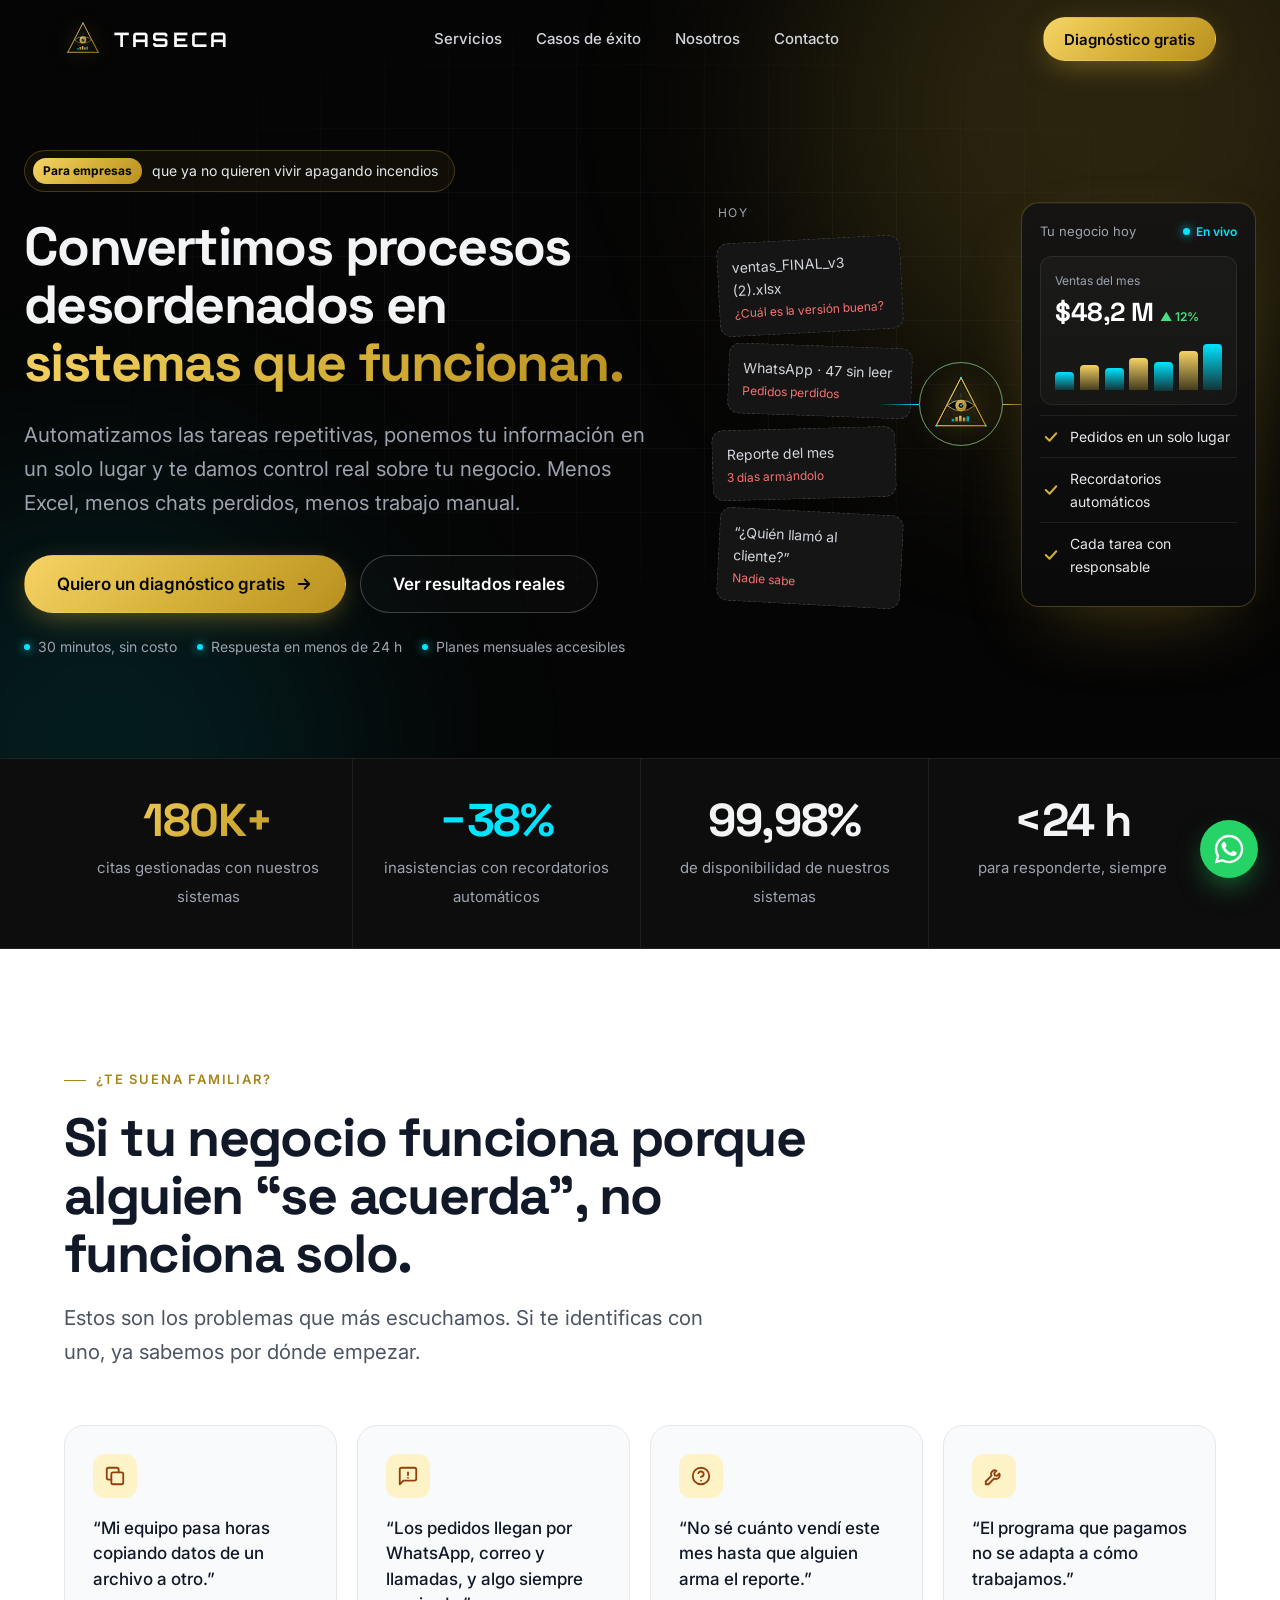
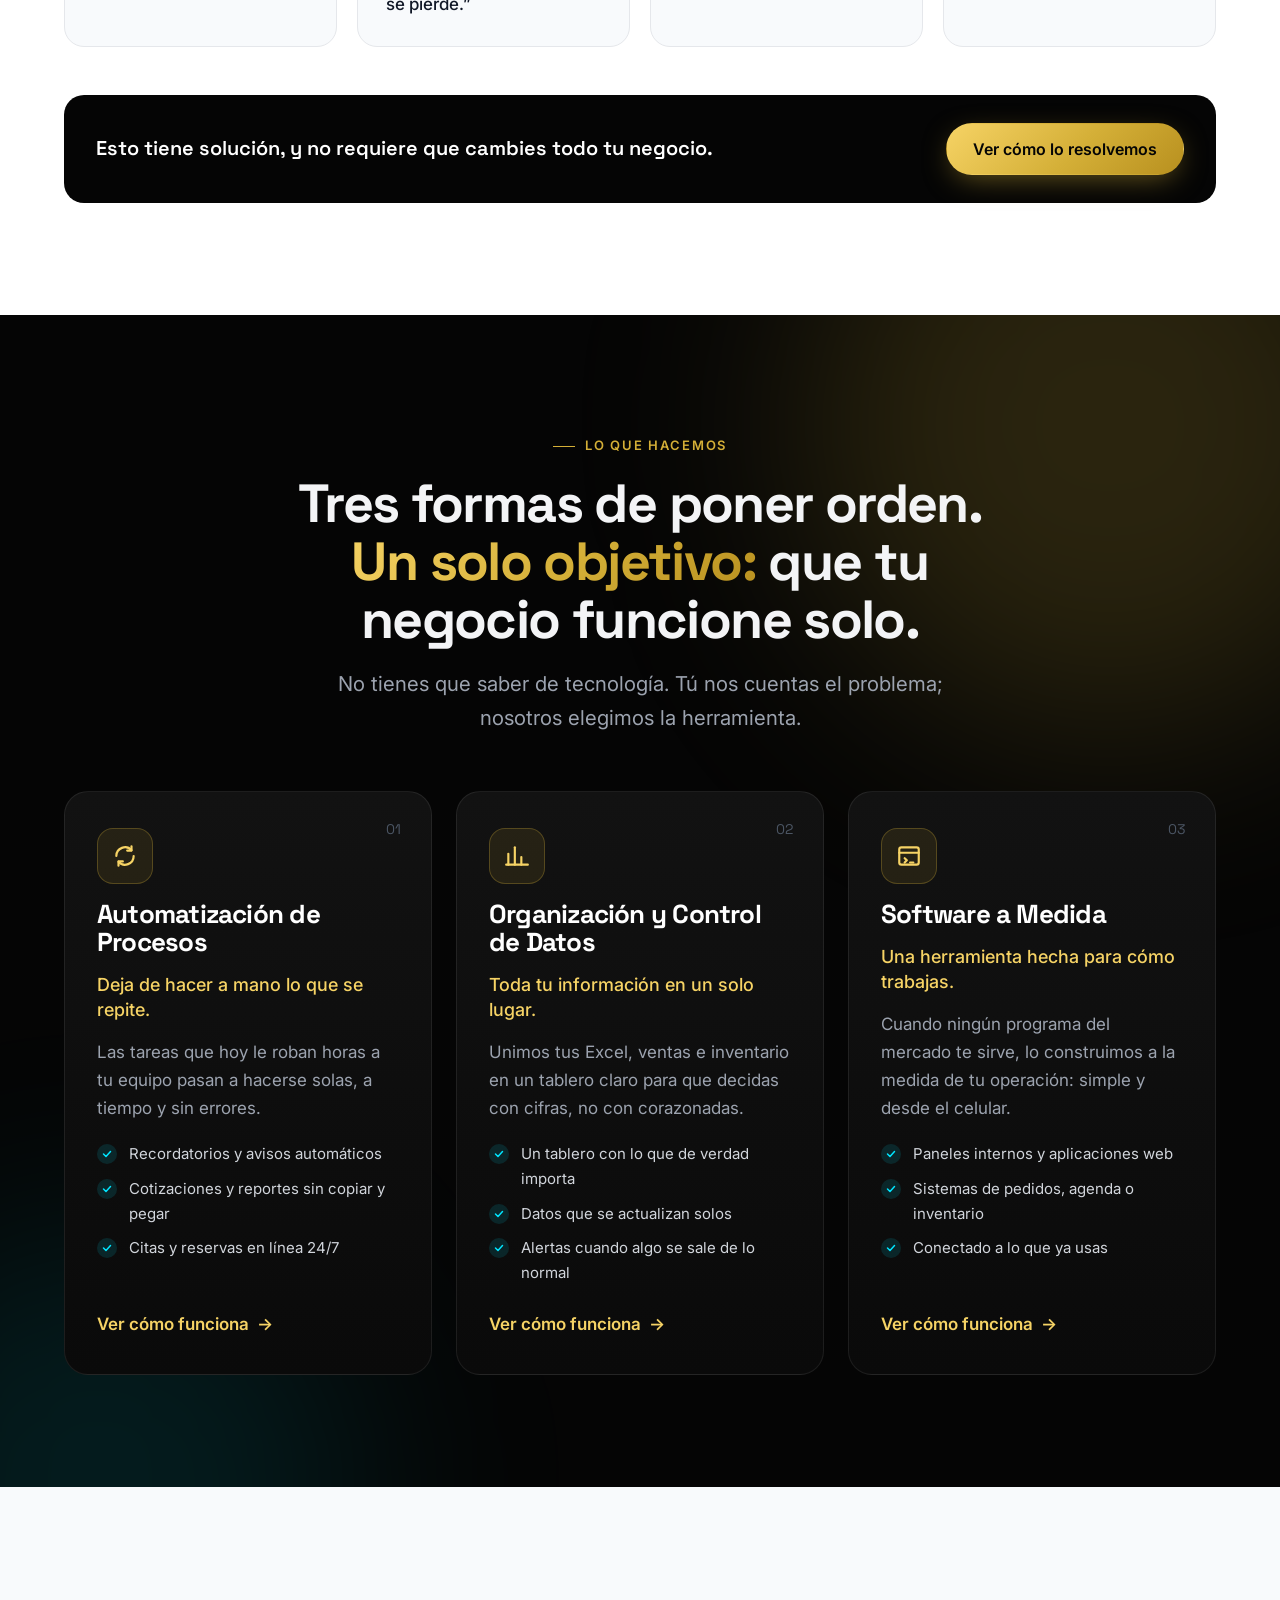
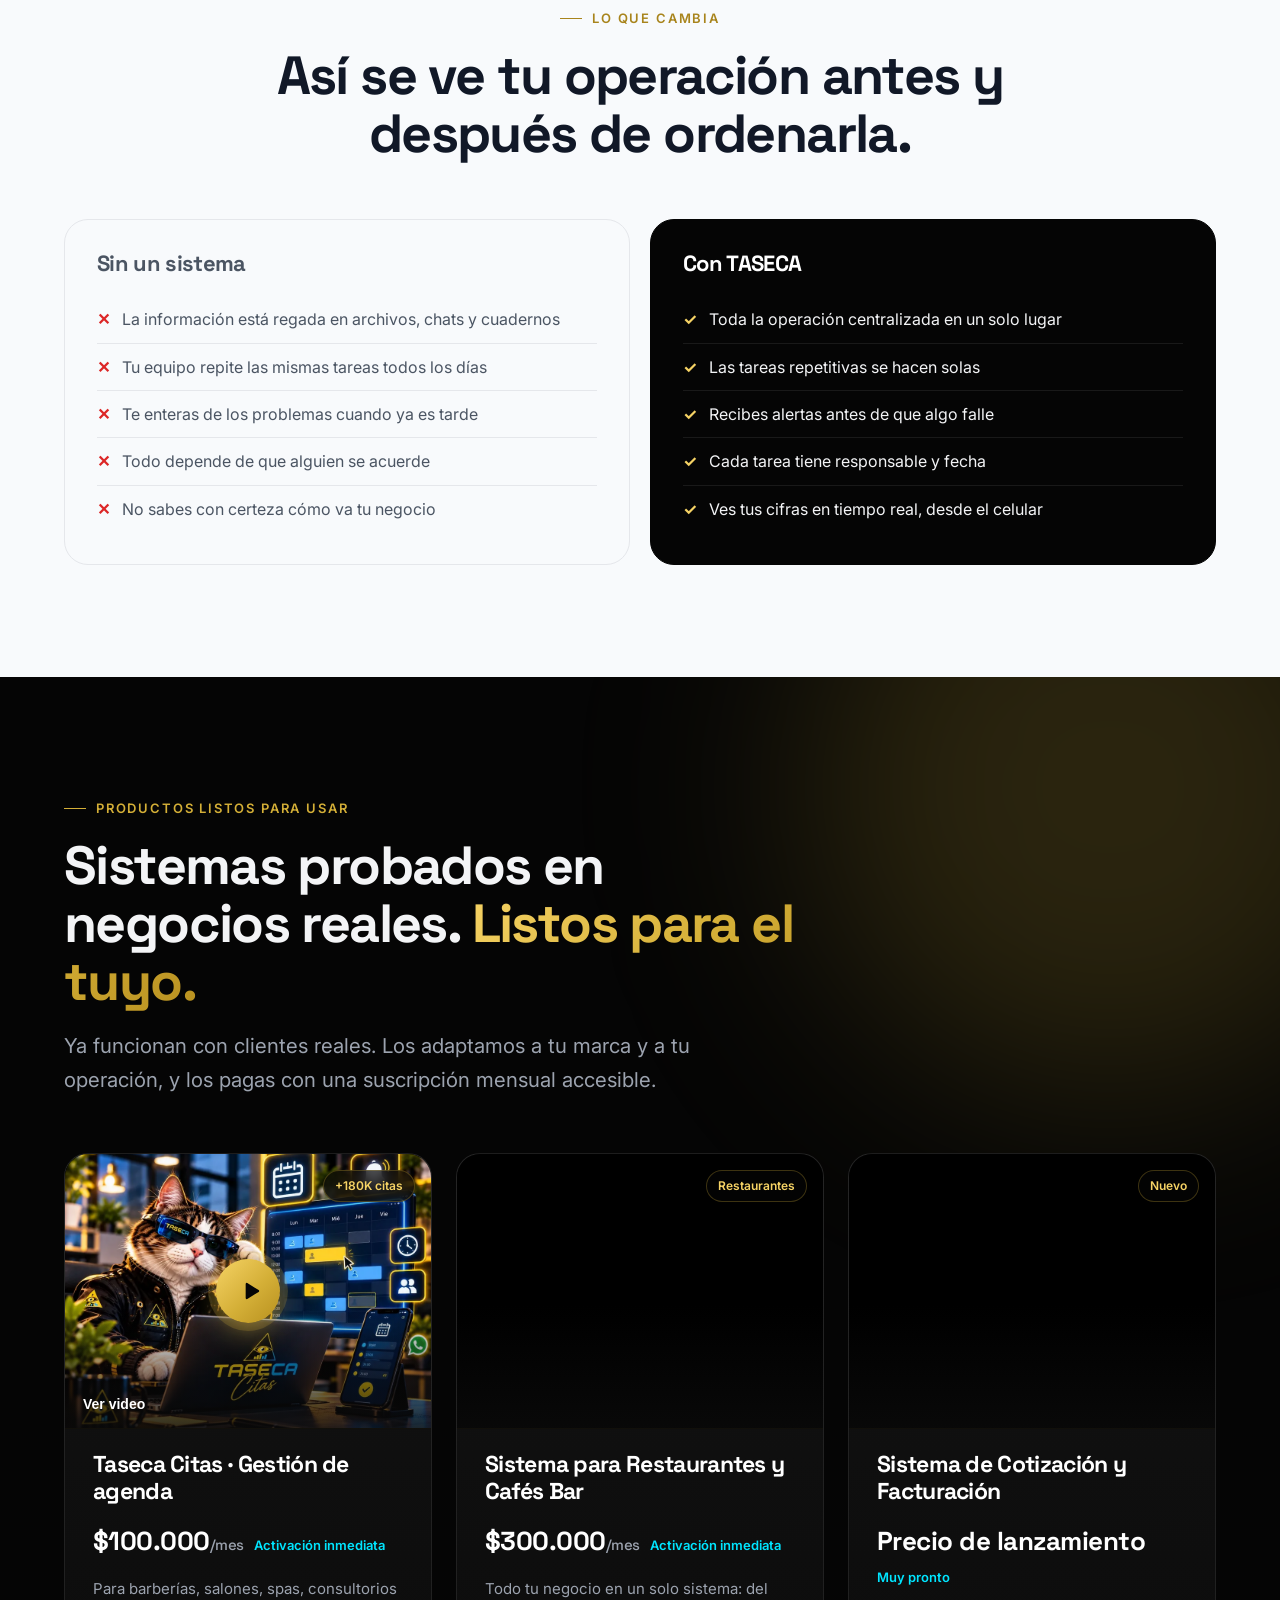
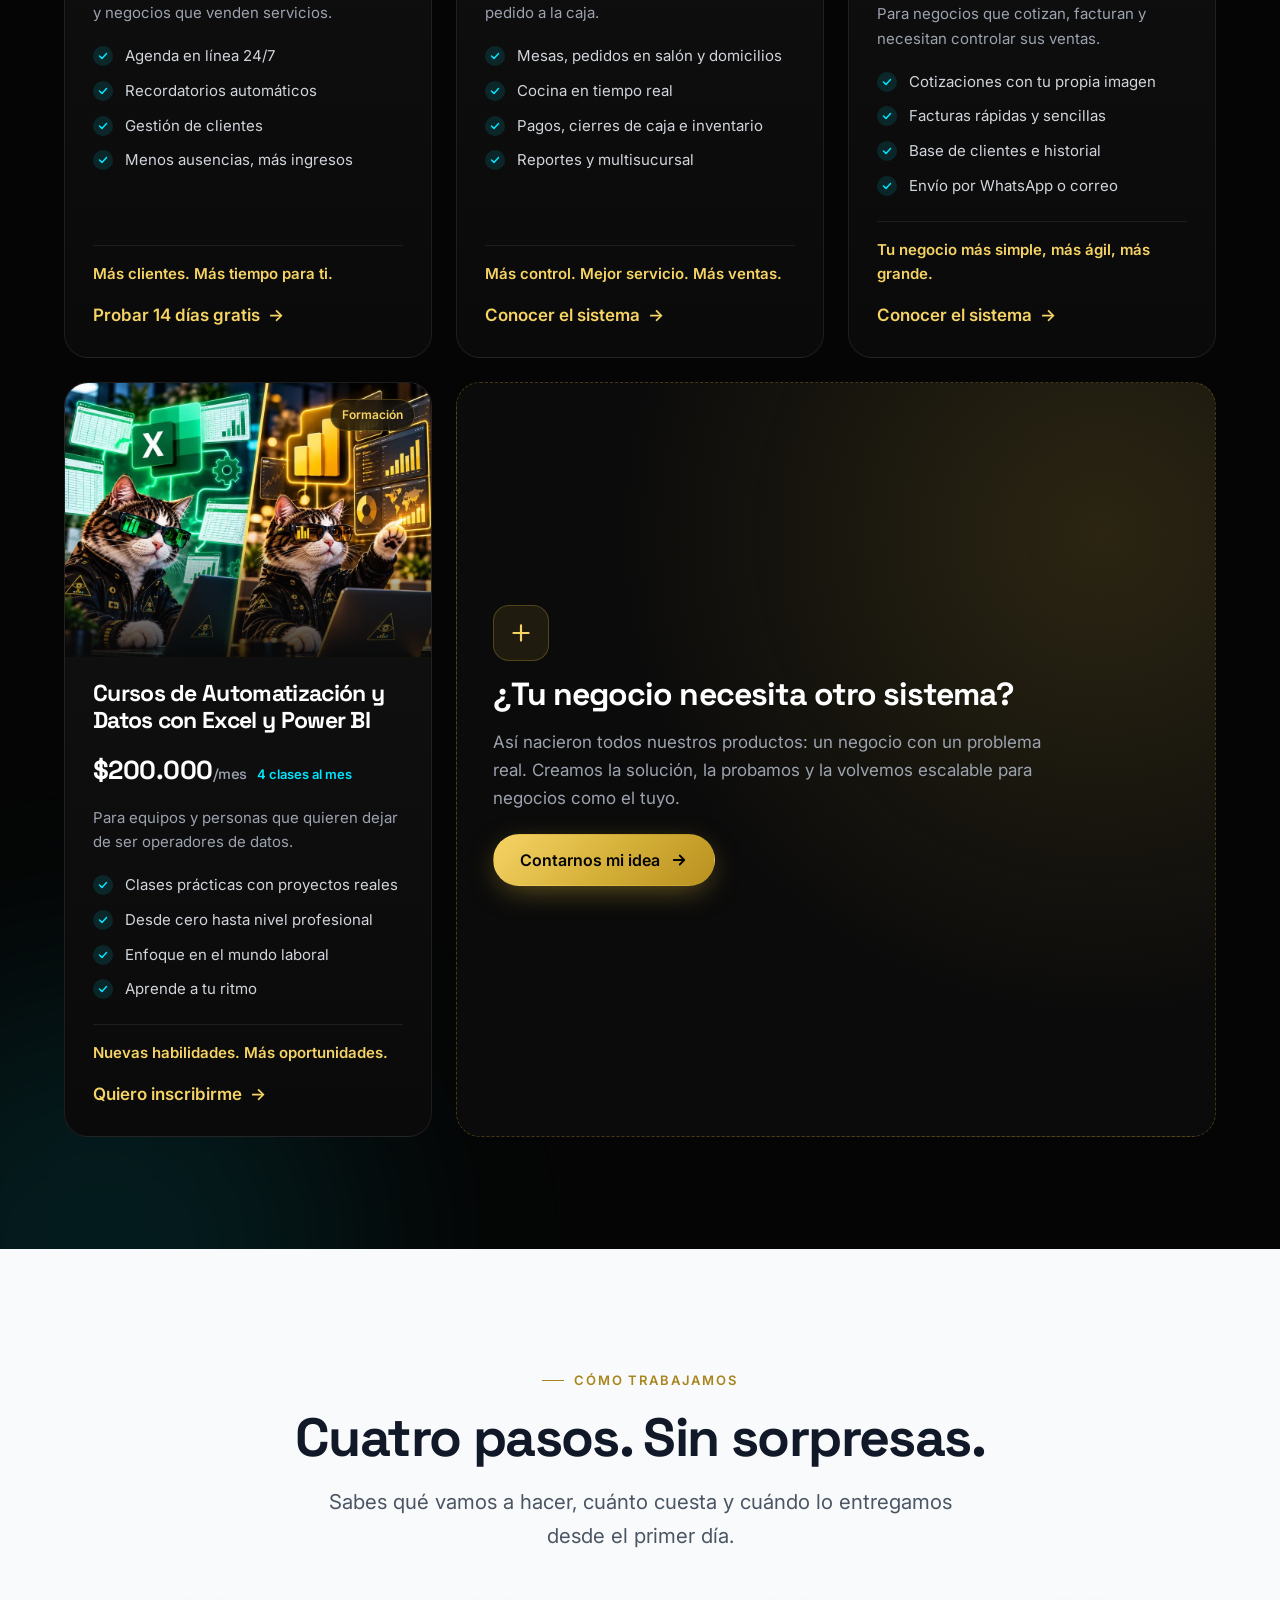
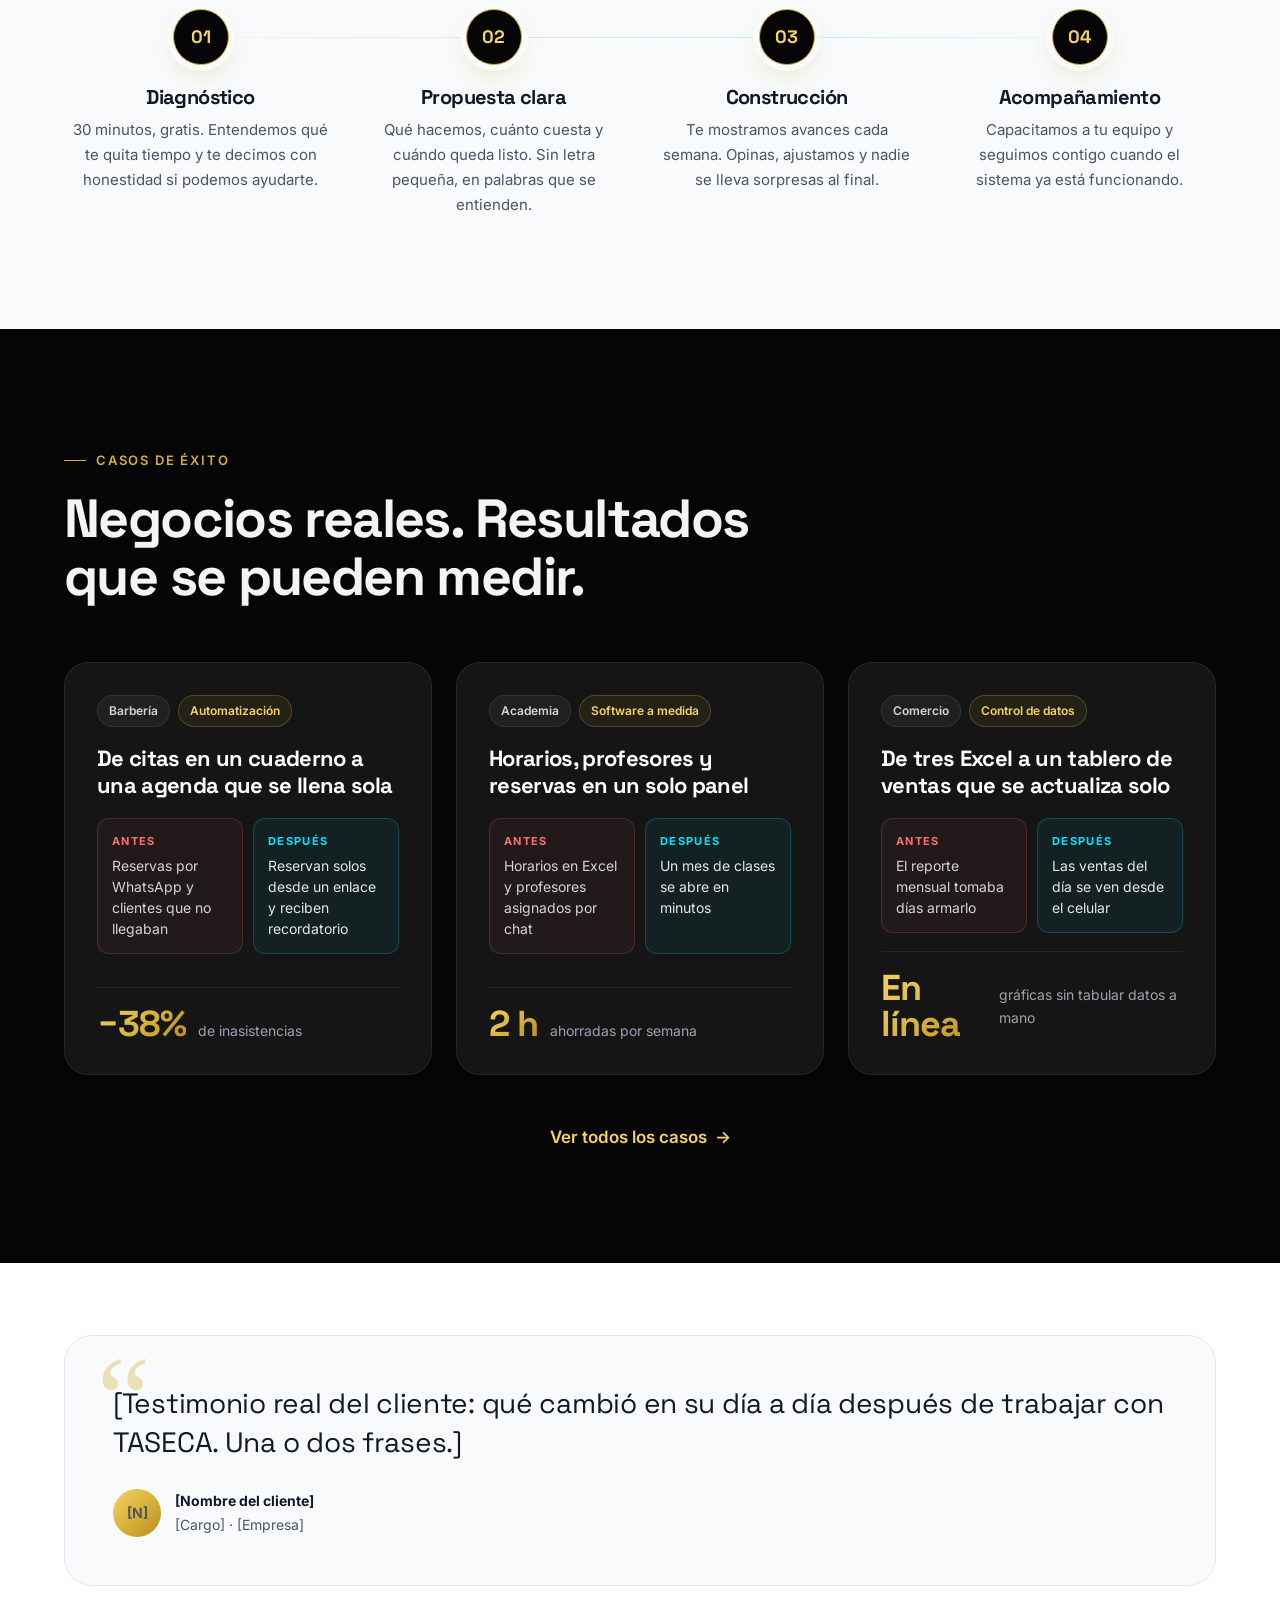
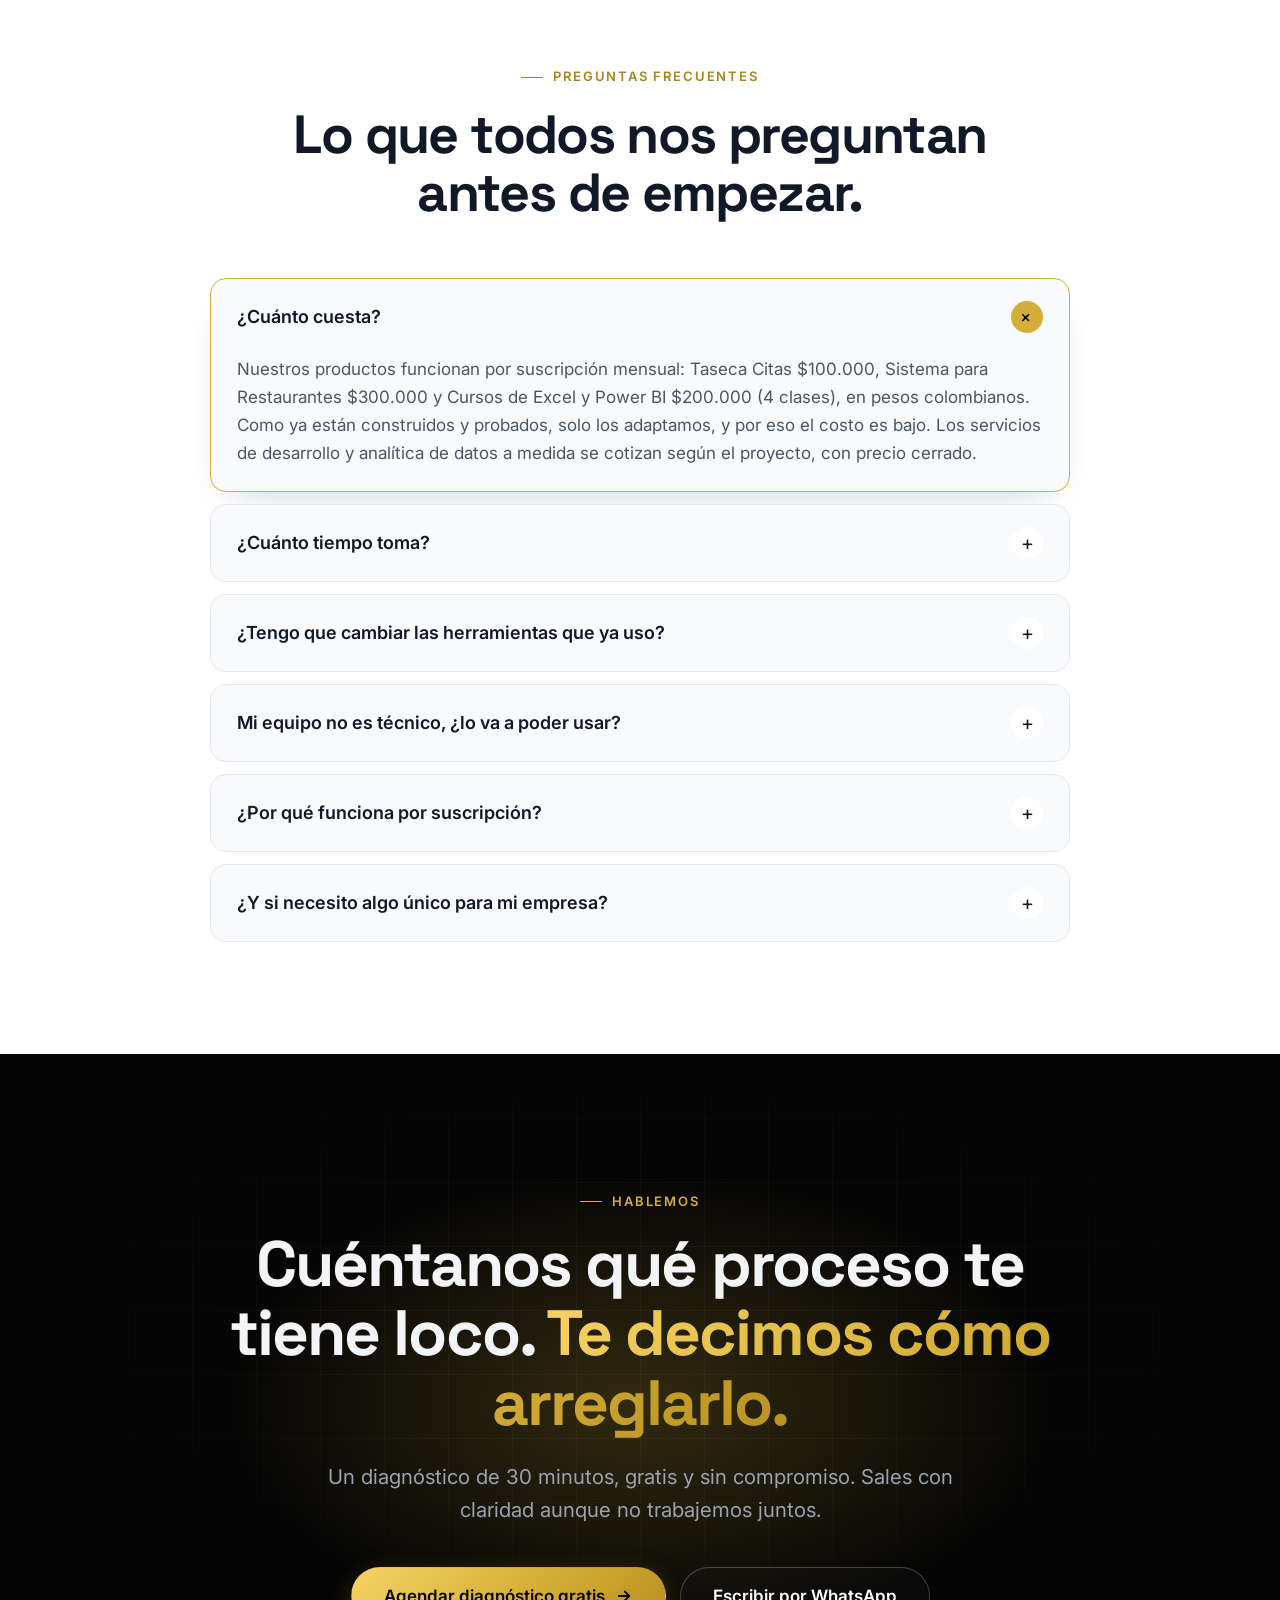
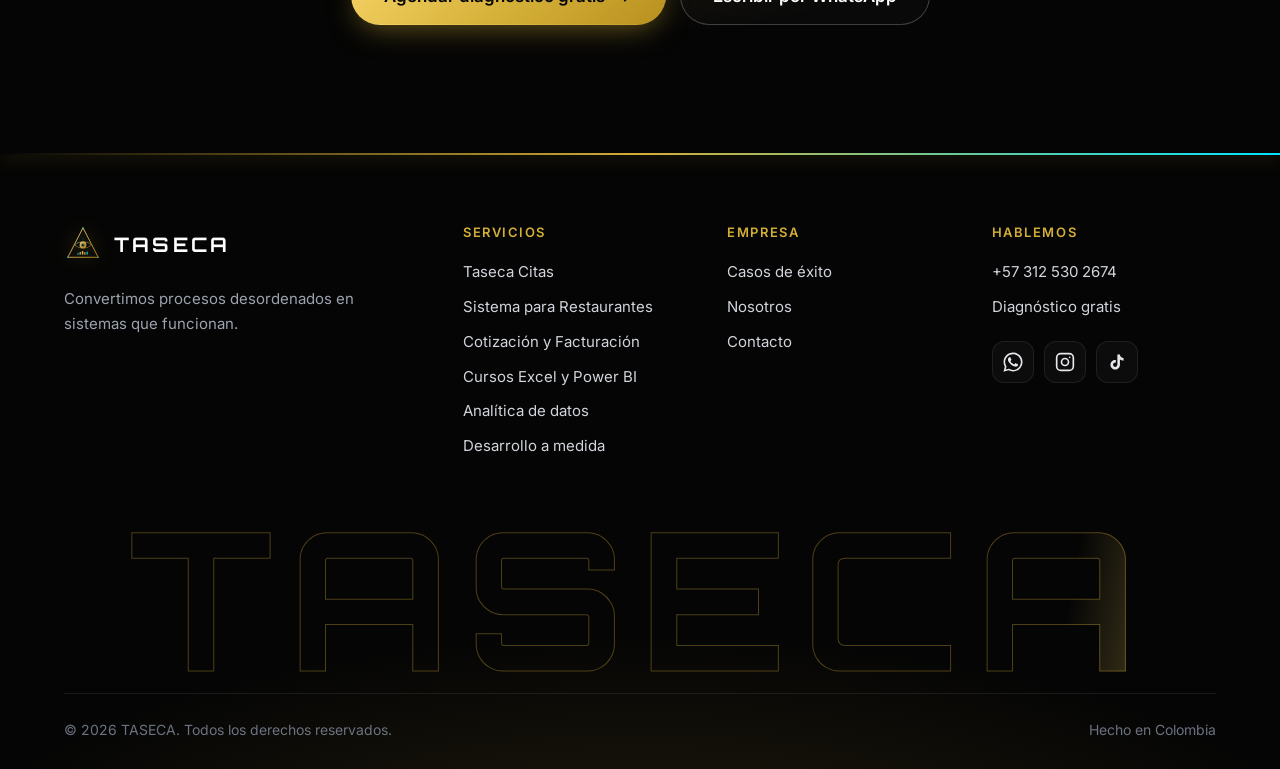
<file: index.html>
<!doctype html>
<html lang="es" class="no-js">
<head>
<meta charset="utf-8">
<meta name="viewport" content="width=device-width, initial-scale=1">
<title>TASECA — Convertimos procesos desordenados en sistemas que funcionan</title>
<meta name="description" content="Automatizamos procesos, organizamos tu información y creamos software a medida para que tu empresa trabaje con menos tareas manuales y más control.">
<meta name="theme-color" content="#050505">
<link rel="canonical" href="https://taseca.tech/">
<meta property="og:type" content="website">
<meta property="og:site_name" content="TASECA">
<meta property="og:title" content="TASECA — Convertimos procesos desordenados en sistemas que funcionan">
<meta property="og:description" content="Automatizamos procesos, organizamos tu información y creamos software a medida para que tu empresa trabaje con menos tareas manuales y más control.">
<meta property="og:url" content="https://taseca.tech/">
<meta property="og:locale" content="es_CO">
<link rel="icon" href="favicon.ico" sizes="any">
<link rel="icon" href="favicon.svg" type="image/svg+xml">
<link rel="icon" type="image/png" sizes="32x32" href="favicon-32x32.png">
<link rel="apple-touch-icon" href="apple-touch-icon.png">
<link rel="preconnect" href="https://fonts.googleapis.com">
<link rel="preconnect" href="https://fonts.gstatic.com" crossorigin>
<link rel="stylesheet" href="https://fonts.googleapis.com/css2?family=Inter:wght@400;500;600;700&family=Space+Grotesk:wght@500;600;700&family=Orbitron:wght@700&display=swap">
<link rel="stylesheet" href="assets/css/styles.css">
</head>
<body>
<a class="skip-link" href="#main">Saltar al contenido</a>

<header class="site-header">
  <nav class="nav wrap" aria-label="Principal">
    <a class="brand" href="index.html" aria-label="TASECA, ir al inicio"><img src="assets/img/logo.svg" alt="" width="38" height="38">TASECA</a>
    <div class="nav-links">
      <a href="servicios.html">Servicios</a>
      <a href="casos-exito.html">Casos de éxito</a>
      <a href="nosotros.html">Nosotros</a>
      <a href="contacto.html">Contacto</a>
      <a class="btn btn-gold nav-mobile-cta" href="contacto.html#diagnostico">Diagnóstico gratis</a>
    </div>
    <div class="nav-cta">
      <a class="btn btn-gold" href="contacto.html#diagnostico">Diagnóstico gratis</a>
    </div>
    <button class="nav-toggle" type="button" aria-label="Abrir menú" aria-expanded="false"><span></span></button>
  </nav>
</header>

<main id="main">

  <!-- ============ HERO (oscuro) ============ -->
  <section class="hero s-dark">
    <div class="glow-bg" aria-hidden="true"></div>
    <div class="grid-lines" aria-hidden="true"></div>
    <div class="wrap hero-grid">
      <div class="reveal">
        <span class="pill-tag"><b>Para empresas</b> que ya no quieren vivir apagando incendios</span>
        <h1 class="h1">Convertimos procesos desordenados en <span class="gold-text">sistemas que funcionan.</span></h1>
        <p class="lead">Automatizamos las tareas repetitivas, ponemos tu información en un solo lugar y te damos control real sobre tu negocio. Menos Excel, menos chats perdidos, menos trabajo manual.</p>
        <div class="btn-row">
          <a class="btn btn-gold btn-lg" href="contacto.html#diagnostico">Quiero un diagnóstico gratis
            <svg viewBox="0 0 24 24" fill="none" stroke="currentColor" stroke-width="2.4" stroke-linecap="round" stroke-linejoin="round" aria-hidden="true"><path d="M5 12h14M13 6l6 6-6 6"/></svg></a>
          <a class="btn btn-outline btn-lg" href="casos-exito.html">Ver resultados reales</a>
        </div>
        <p class="hero-note"><span>30 minutos, sin costo</span><span>Respuesta en menos de 24 h</span><span>Planes mensuales accesibles</span></p>
      </div>

      <div class="flow reveal" data-delay="2" aria-label="Ejemplo: de procesos desordenados a un sistema ordenado">
        <div class="flow-col" aria-hidden="true">
          <p class="flow-label">Hoy</p>
          <div class="chaos-item">ventas_FINAL_v3 (2).xlsx<small>¿Cuál es la versión buena?</small></div>
          <div class="chaos-item">WhatsApp · 47 sin leer<small>Pedidos perdidos</small></div>
          <div class="chaos-item">Reporte del mes<small>3 días armándolo</small></div>
          <div class="chaos-item">“¿Quién llamó al cliente?”<small>Nadie sabe</small></div>
        </div>
        <div class="flow-core" aria-hidden="true">
          <span class="flow-line l"></span>
          <img src="assets/img/logo.svg" alt="" width="62" height="62">
          <span class="flow-line r"></span>
        </div>
        <div class="system-panel" aria-hidden="true">
          <div class="panel-top"><span>Tu negocio hoy</span><span class="live">En vivo</span></div>
          <div class="kpi">
            <small>Ventas del mes</small>
            <strong>$48,2 M</strong><span class="up">▲ 12%</span>
            <div class="bars"><i style="height:40%"></i><i style="height:55%"></i><i style="height:48%"></i><i style="height:70%"></i><i style="height:62%"></i><i style="height:85%"></i><i style="height:100%"></i></div>
          </div>
          <div class="task"><svg viewBox="0 0 24 24" fill="none" stroke="currentColor" stroke-width="2.6" stroke-linecap="round" stroke-linejoin="round"><path d="M5 12l5 5 9-10"/></svg>Pedidos en un solo lugar</div>
          <div class="task"><svg viewBox="0 0 24 24" fill="none" stroke="currentColor" stroke-width="2.6" stroke-linecap="round" stroke-linejoin="round"><path d="M5 12l5 5 9-10"/></svg>Recordatorios automáticos</div>
          <div class="task"><svg viewBox="0 0 24 24" fill="none" stroke="currentColor" stroke-width="2.6" stroke-linecap="round" stroke-linejoin="round"><path d="M5 12l5 5 9-10"/></svg>Cada tarea con responsable</div>
        </div>
      </div>
    </div>
  </section>

  <!-- ============ CIFRAS (oscuro) ============ -->
  <section class="stats" aria-label="Resultados en cifras">
    <div class="wrap stats-grid">
      <div class="stat"><strong class="gold-text" data-count="180" data-suffix="K+">180K+</strong><span>citas gestionadas con nuestros sistemas</span></div>
      <div class="stat"><strong class="cyan-text">−38%</strong><span>inasistencias con recordatorios automáticos</span></div>
      <div class="stat"><strong>99,98%</strong><span>de disponibilidad de nuestros sistemas</span></div>
      <div class="stat"><strong>&lt;24 h</strong><span>para responderte, siempre</span></div>
    </div>
  </section>

  <!-- ============ DOLORES (claro) ============ -->
  <section class="section s-light">
    <div class="wrap">
      <div class="section-head reveal">
        <p class="eyebrow">¿Te suena familiar?</p>
        <h2 class="h2">Si tu negocio funciona porque alguien “se acuerda”, no funciona solo.</h2>
        <p class="lead">Estos son los problemas que más escuchamos. Si te identificas con uno, ya sabemos por dónde empezar.</p>
      </div>
      <div class="grid-4">
        <div class="pain reveal">
          <div class="pain-icon"><svg viewBox="0 0 24 24" fill="none" stroke="currentColor" stroke-width="2" stroke-linecap="round" stroke-linejoin="round" aria-hidden="true"><rect x="8" y="8" width="13" height="13" rx="2"/><path d="M16 8V5a2 2 0 0 0-2-2H5a2 2 0 0 0-2 2v9a2 2 0 0 0 2 2h3"/></svg></div>
          <p>“Mi equipo pasa horas copiando datos de un archivo a otro.”</p>
        </div>
        <div class="pain reveal" data-delay="1">
          <div class="pain-icon"><svg viewBox="0 0 24 24" fill="none" stroke="currentColor" stroke-width="2" stroke-linecap="round" stroke-linejoin="round" aria-hidden="true"><path d="M21 15a2 2 0 0 1-2 2H7l-4 4V5a2 2 0 0 1 2-2h14a2 2 0 0 1 2 2z"/><path d="M12 8v3M12 14h.01"/></svg></div>
          <p>“Los pedidos llegan por WhatsApp, correo y llamadas, y algo siempre se pierde.”</p>
        </div>
        <div class="pain reveal" data-delay="2">
          <div class="pain-icon"><svg viewBox="0 0 24 24" fill="none" stroke="currentColor" stroke-width="2" stroke-linecap="round" stroke-linejoin="round" aria-hidden="true"><circle cx="12" cy="12" r="9"/><path d="M9.1 9a3 3 0 0 1 5.8 1c0 2-3 3-3 3M12 17h.01"/></svg></div>
          <p>“No sé cuánto vendí este mes hasta que alguien arma el reporte.”</p>
        </div>
        <div class="pain reveal" data-delay="3">
          <div class="pain-icon"><svg viewBox="0 0 24 24" fill="none" stroke="currentColor" stroke-width="2" stroke-linecap="round" stroke-linejoin="round" aria-hidden="true"><path d="M14.7 6.3a4 4 0 0 0-5.4 5.4L3 18v3h3l6.3-6.3a4 4 0 0 0 5.4-5.4l-2.5 2.5-2.4-.6-.6-2.4z"/></svg></div>
          <p>“El programa que pagamos no se adapta a cómo trabajamos.”</p>
        </div>
      </div>
      <div class="pain-answer reveal">
        <p>Esto tiene solución, y no requiere que cambies todo tu negocio.</p>
        <a class="btn btn-gold" href="#servicios">Ver cómo lo resolvemos</a>
      </div>
    </div>
  </section>

  <!-- ============ SERVICIOS (oscuro) ============ -->
  <section id="servicios" class="section s-dark">
    <div class="glow-bg" aria-hidden="true"></div>
    <div class="wrap">
      <div class="section-head center reveal">
        <p class="eyebrow">Lo que hacemos</p>
        <h2 class="h2">Tres formas de poner orden. <span class="gold-text">Un solo objetivo:</span> que tu negocio funcione solo.</h2>
        <p class="lead">No tienes que saber de tecnología. Tú nos cuentas el problema; nosotros elegimos la herramienta.</p>
      </div>
      <div class="grid-3">
        <article class="service-card reveal">
          <span class="service-num">01</span>
          <div class="icon-box"><svg viewBox="0 0 24 24" fill="none" stroke="currentColor" stroke-width="2" stroke-linecap="round" stroke-linejoin="round" aria-hidden="true"><path d="M4 12a8 8 0 0 1 14-5.3"/><path d="M18 3v4h-4"/><path d="M20 12a8 8 0 0 1-14 5.3"/><path d="M6 21v-4h4"/></svg></div>
          <h3>Automatización de Procesos</h3>
          <p class="promise">Deja de hacer a mano lo que se repite.</p>
          <p>Las tareas que hoy le roban horas a tu equipo pasan a hacerse solas, a tiempo y sin errores.</p>
          <ul class="check-list">
            <li>Recordatorios y avisos automáticos</li>
            <li>Cotizaciones y reportes sin copiar y pegar</li>
            <li>Citas y reservas en línea 24/7</li>
          </ul>
          <a class="link-arrow" href="servicios.html#automatizacion">Ver cómo funciona</a>
        </article>
        <article class="service-card reveal" data-delay="1">
          <span class="service-num">02</span>
          <div class="icon-box"><svg viewBox="0 0 24 24" fill="none" stroke="currentColor" stroke-width="2" stroke-linecap="round" stroke-linejoin="round" aria-hidden="true"><path d="M4 20V10"/><path d="M10 20V4"/><path d="M16 20v-7"/><path d="M22 20H2"/></svg></div>
          <h3>Organización y Control de Datos</h3>
          <p class="promise">Toda tu información en un solo lugar.</p>
          <p>Unimos tus Excel, ventas e inventario en un tablero claro para que decidas con cifras, no con corazonadas.</p>
          <ul class="check-list">
            <li>Un tablero con lo que de verdad importa</li>
            <li>Datos que se actualizan solos</li>
            <li>Alertas cuando algo se sale de lo normal</li>
          </ul>
          <a class="link-arrow" href="servicios.html#datos">Ver cómo funciona</a>
        </article>
        <article class="service-card reveal" data-delay="2">
          <span class="service-num">03</span>
          <div class="icon-box"><svg viewBox="0 0 24 24" fill="none" stroke="currentColor" stroke-width="2" stroke-linecap="round" stroke-linejoin="round" aria-hidden="true"><rect x="3" y="4" width="18" height="16" rx="2"/><path d="M3 9h18"/><path d="M8 14l2 2-2 2M13 18h3"/></svg></div>
          <h3>Software a Medida</h3>
          <p class="promise">Una herramienta hecha para cómo trabajas.</p>
          <p>Cuando ningún programa del mercado te sirve, lo construimos a la medida de tu operación: simple y desde el celular.</p>
          <ul class="check-list">
            <li>Paneles internos y aplicaciones web</li>
            <li>Sistemas de pedidos, agenda o inventario</li>
            <li>Conectado a lo que ya usas</li>
          </ul>
          <a class="link-arrow" href="servicios.html#software">Ver cómo funciona</a>
        </article>
      </div>
    </div>
  </section>

  <!-- ============ ANTES / DESPUÉS (gris claro) ============ -->
  <section class="section s-soft">
    <div class="wrap">
      <div class="section-head center reveal">
        <p class="eyebrow">Lo que cambia</p>
        <h2 class="h2">Así se ve tu operación antes y después de ordenarla.</h2>
      </div>
      <div class="compare">
        <div class="compare-col compare-no reveal">
          <h3>Sin un sistema</h3>
          <ul>
            <li>La información está regada en archivos, chats y cuadernos</li>
            <li>Tu equipo repite las mismas tareas todos los días</li>
            <li>Te enteras de los problemas cuando ya es tarde</li>
            <li>Todo depende de que alguien se acuerde</li>
            <li>No sabes con certeza cómo va tu negocio</li>
          </ul>
        </div>
        <div class="compare-col compare-yes reveal" data-delay="1">
          <h3>Con TASECA</h3>
          <ul>
            <li>Toda la operación centralizada en un solo lugar</li>
            <li>Las tareas repetitivas se hacen solas</li>
            <li>Recibes alertas antes de que algo falle</li>
            <li>Cada tarea tiene responsable y fecha</li>
            <li>Ves tus cifras en tiempo real, desde el celular</li>
          </ul>
        </div>
      </div>
    </div>
  </section>

  <!-- ============ PRODUCTOS (oscuro) ============ -->
  <section id="productos" class="section s-dark">
    <div class="glow-bg" aria-hidden="true"></div>
    <div class="wrap">
      <div class="section-head reveal">
        <p class="eyebrow">Productos listos para usar</p>
        <h2 class="h2">Sistemas probados en negocios reales. <span class="gold-text">Listos para el tuyo.</span></h2>
        <p class="lead">Ya funcionan con clientes reales. Los adaptamos a tu marca y a tu operación, y los pagas con una suscripción mensual accesible.</p>
      </div>
      <div class="product-grid">
        <article class="product-card reveal">
          <div class="product-media">
            <div class="video" data-youtube="afkYH4AAQLQ" data-title="Taseca Citas en acción" data-poster="assets/img/producto-citas.webp"></div>
            <span class="tag tag-gold">+180K citas</span>
          </div>
          <h3>Taseca Citas · Gestión de agenda</h3>
          <p class="product-price"><strong>$100.000<small>/mes</small></strong><span>Activación inmediata</span></p>
          <p class="product-who">Para barberías, salones, spas, consultorios y negocios que venden servicios.</p>
          <ul class="check-list"><li>Agenda en línea 24/7</li><li>Recordatorios automáticos</li><li>Gestión de clientes</li><li>Menos ausencias, más ingresos</li></ul>
          <p class="product-outcome">Más clientes. Más tiempo para ti.</p>
          <a class="link-arrow" href="contacto.html?servicio=citas#diagnostico">Probar 14 días gratis</a>
        </article>
        <article class="product-card reveal" data-delay="1">
          <div class="product-media">
            <div class="video" data-youtube="" data-title="Sistema para Restaurantes y Cafés Bar" data-poster="assets/img/producto-restaurantes.webp"></div>
            <span class="tag tag-gold">Restaurantes</span>
          </div>
          <h3>Sistema para Restaurantes y Cafés Bar</h3>
          <p class="product-price"><strong>$300.000<small>/mes</small></strong><span>Activación inmediata</span></p>
          <p class="product-who">Todo tu negocio en un solo sistema: del pedido a la caja.</p>
          <ul class="check-list"><li>Mesas, pedidos en salón y domicilios</li><li>Cocina en tiempo real</li><li>Pagos, cierres de caja e inventario</li><li>Reportes y multisucursal</li></ul>
          <p class="product-outcome">Más control. Mejor servicio. Más ventas.</p>
          <a class="link-arrow" href="servicios.html#restaurantes">Conocer el sistema</a>
        </article>
        <article class="product-card reveal" data-delay="2">
          <div class="product-media">
            <div class="video" data-youtube="" data-title="Sistema de Cotización y Facturación" data-poster="assets/img/producto-cotizacion.webp"></div>
            <span class="tag tag-gold">Nuevo</span>
          </div>
          <h3>Sistema de Cotización y Facturación</h3>
          <p class="product-price"><strong>Precio de lanzamiento</strong><span>Muy pronto</span></p>
          <p class="product-who">Para negocios que cotizan, facturan y necesitan controlar sus ventas.</p>
          <ul class="check-list"><li>Cotizaciones con tu propia imagen</li><li>Facturas rápidas y sencillas</li><li>Base de clientes e historial</li><li>Envío por WhatsApp o correo</li></ul>
          <p class="product-outcome">Tu negocio más simple, más ágil, más grande.</p>
          <a class="link-arrow" href="servicios.html#cotizacion">Conocer el sistema</a>
        </article>
        <article class="product-card reveal">
          <div class="product-media">
            <div class="video" data-youtube="" data-title="Cursos de Excel y Power BI" data-poster="assets/img/producto-cursos.webp"></div>
            <span class="tag tag-gold">Formación</span>
          </div>
          <h3>Cursos de Automatización y Datos con Excel y Power BI</h3>
          <p class="product-price"><strong>$200.000<small>/mes</small></strong><span>4 clases al mes</span></p>
          <p class="product-who">Para equipos y personas que quieren dejar de ser operadores de datos.</p>
          <ul class="check-list"><li>Clases prácticas con proyectos reales</li><li>Desde cero hasta nivel profesional</li><li>Enfoque en el mundo laboral</li><li>Aprende a tu ritmo</li></ul>
          <p class="product-outcome">Nuevas habilidades. Más oportunidades.</p>
          <a class="link-arrow" href="contacto.html?servicio=cursos#diagnostico">Quiero inscribirme</a>
        </article>
        <article class="product-card product-custom reveal" data-delay="1">
          <div class="icon-box"><svg viewBox="0 0 24 24" fill="none" stroke="currentColor" stroke-width="2" stroke-linecap="round" stroke-linejoin="round" aria-hidden="true"><path d="M12 5v14M5 12h14"/></svg></div>
          <h3>¿Tu negocio necesita otro sistema?</h3>
          <p class="product-who">Así nacieron todos nuestros productos: un negocio con un problema real. Creamos la solución, la probamos y la volvemos escalable para negocios como el tuyo.</p>
          <a class="btn btn-gold" href="contacto.html?servicio=software#diagnostico">Contarnos mi idea <svg viewBox="0 0 24 24" fill="none" stroke="currentColor" stroke-width="2.4" stroke-linecap="round" stroke-linejoin="round" aria-hidden="true"><path d="M5 12h14M13 6l6 6-6 6"/></svg></a>
        </article>
      </div>
    </div>
  </section>

  <!-- ============ PROCESO (gris claro) ============ -->
  <section class="section s-soft">
    <div class="wrap">
      <div class="section-head center reveal">
        <p class="eyebrow">Cómo trabajamos</p>
        <h2 class="h2">Cuatro pasos. Sin sorpresas.</h2>
        <p class="lead">Sabes qué vamos a hacer, cuánto cuesta y cuándo lo entregamos desde el primer día.</p>
      </div>
      <ol class="steps">
        <li class="step reveal"><span class="step-num">01</span><h3>Diagnóstico</h3><p>30 minutos, gratis. Entendemos qué te quita tiempo y te decimos con honestidad si podemos ayudarte.</p></li>
        <li class="step reveal" data-delay="1"><span class="step-num">02</span><h3>Propuesta clara</h3><p>Qué hacemos, cuánto cuesta y cuándo queda listo. Sin letra pequeña, en palabras que se entienden.</p></li>
        <li class="step reveal" data-delay="2"><span class="step-num">03</span><h3>Construcción</h3><p>Te mostramos avances cada semana. Opinas, ajustamos y nadie se lleva sorpresas al final.</p></li>
        <li class="step reveal" data-delay="3"><span class="step-num">04</span><h3>Acompañamiento</h3><p>Capacitamos a tu equipo y seguimos contigo cuando el sistema ya está funcionando.</p></li>
      </ol>
    </div>
  </section>

  <!-- ============ CASOS (oscuro) ============ -->
  <section class="section s-dark">
    <div class="wrap">
      <div class="section-head reveal">
        <p class="eyebrow">Casos de éxito</p>
        <h2 class="h2">Negocios reales. Resultados que se pueden medir.</h2>
      </div>
      <div class="grid-3">
        <article class="case-card reveal">
          <div class="case-meta"><span class="tag">Barbería</span><span class="tag tag-gold">Automatización</span></div>
          <h3>De citas en un cuaderno a una agenda que se llena sola</h3>
          <div class="ba">
            <div class="before"><small>Antes</small>Reservas por WhatsApp y clientes que no llegaban</div>
            <div class="after"><small>Después</small>Reservan solos desde un enlace y reciben recordatorio</div>
          </div>
          <div class="case-result"><strong class="gold-text">−38%</strong><span>de inasistencias</span></div>
        </article>
        <article class="case-card reveal" data-delay="1">
          <div class="case-meta"><span class="tag">Academia</span><span class="tag tag-gold">Software a medida</span></div>
          <h3>Horarios, profesores y reservas en un solo panel</h3>
          <div class="ba">
            <div class="before"><small>Antes</small>Horarios en Excel y profesores asignados por chat</div>
            <div class="after"><small>Después</small>Un mes de clases se abre en minutos</div>
          </div>
          <div class="case-result"><strong class="gold-text">2 h</strong><span>ahorradas por semana</span></div>
        </article>
        <article class="case-card reveal" data-delay="2">
          <div class="case-meta"><span class="tag">Comercio</span><span class="tag tag-gold">Control de datos</span></div>
          <h3>De tres Excel a un tablero de ventas que se actualiza solo</h3>
          <div class="ba">
            <div class="before"><small>Antes</small>El reporte mensual tomaba días armarlo</div>
            <div class="after"><small>Después</small>Las ventas del día se ven desde el celular</div>
          </div>
          <div class="case-result"><strong class="gold-text">En línea</strong><span>gráficas sin tabular datos a mano</span></div>
        </article>
      </div>
      <p class="center reveal" style="margin-top: 48px"><a class="link-arrow" href="casos-exito.html">Ver todos los casos</a></p>
    </div>
  </section>

  <!-- ============ TESTIMONIO (claro) ============ -->
  <section class="section-sm s-light">
    <div class="wrap">
      <figure class="quote-card reveal" style="margin: 0">
        <blockquote>[Testimonio real del cliente: qué cambió en su día a día después de trabajar con TASECA. Una o dos frases.]</blockquote>
        <figcaption class="quote-author">
          <span class="avatar" aria-hidden="true">[N]</span>
          <span><strong>[Nombre del cliente]</strong><span>[Cargo] · [Empresa]</span></span>
        </figcaption>
      </figure>
    </div>
  </section>

  <!-- ============ FAQ (claro) ============ -->
  <section class="section s-light" style="padding-top: 0">
    <div class="wrap">
      <div class="section-head center reveal">
        <p class="eyebrow">Preguntas frecuentes</p>
        <h2 class="h2">Lo que todos nos preguntan antes de empezar.</h2>
      </div>
      <div class="faq reveal">
        <details open><summary>¿Cuánto cuesta?</summary><p>Nuestros productos funcionan por suscripción mensual: Taseca Citas $100.000, Sistema para Restaurantes $300.000 y Cursos de Excel y Power BI $200.000 (4 clases), en pesos colombianos. Como ya están construidos y probados, solo los adaptamos, y por eso el costo es bajo. Los servicios de desarrollo y analítica de datos a medida se cotizan según el proyecto, con precio cerrado.</p></details>
        <details><summary>¿Cuánto tiempo toma?</summary><p>Los sistemas por suscripción quedan funcionando de inmediato: los adaptamos a tu negocio y empiezas a usarlos. Los desarrollos exclusivos a medida tienen un tiempo que definimos contigo en la propuesta.</p></details>
        <details><summary>¿Tengo que cambiar las herramientas que ya uso?</summary><p>Casi nunca. Nos conectamos a lo que ya tienes: Excel, WhatsApp, tu sistema de ventas o facturación.</p></details>
        <details><summary>Mi equipo no es técnico, ¿lo va a poder usar?</summary><p>Sí. Diseñamos para que cualquiera lo use desde el primer día, y capacitamos a tu equipo antes de entregar.</p></details>
        <details><summary>¿Por qué funciona por suscripción?</summary><p>Porque construimos el sistema una vez y lo adaptamos a cada negocio. Así pagas mucho menos que por un desarrollo desde cero, y la suscripción incluye soporte, actualizaciones y mejoras continuas. Tus datos siempre son tuyos y puedes exportarlos cuando quieras.</p></details>
        <details><summary>¿Y si necesito algo único para mi empresa?</summary><p>También lo hacemos. El desarrollo a medida y exclusivo es nuestro servicio premium: se construye solo para ti y tiene una inversión mayor. Te lo cotizamos con precio cerrado después del diagnóstico.</p></details>
      </div>
    </div>
  </section>

  <!-- ============ CTA FINAL (oscuro) ============ -->
  <section class="cta-final">
    <div class="grid-lines" aria-hidden="true"></div>
    <div class="wrap reveal">
      <p class="eyebrow">Hablemos</p>
      <h2>Cuéntanos qué proceso te tiene loco. <span class="gold-text">Te decimos cómo arreglarlo.</span></h2>
      <p class="lead">Un diagnóstico de 30 minutos, gratis y sin compromiso. Sales con claridad aunque no trabajemos juntos.</p>
      <div class="btn-row" style="justify-content: center">
        <a class="btn btn-gold btn-lg" href="contacto.html#diagnostico">Agendar diagnóstico gratis
          <svg viewBox="0 0 24 24" fill="none" stroke="currentColor" stroke-width="2.4" stroke-linecap="round" stroke-linejoin="round" aria-hidden="true"><path d="M5 12h14M13 6l6 6-6 6"/></svg></a>
        <a class="btn btn-outline btn-lg" href="https://wa.me/573125302674" target="_blank" rel="noopener">Escribir por WhatsApp</a>
      </div>
    </div>
  </section>
</main>

<footer class="site-footer">
  <canvas class="footer-canvas" aria-hidden="true"></canvas>
  <div class="wrap footer-inner">
    <div class="footer-grid">
      <div class="footer-brand">
        <a class="brand" href="index.html"><img src="assets/img/logo.svg" alt="" width="38" height="38">TASECA</a>
        <p>Convertimos procesos desordenados en sistemas que funcionan.</p>
      </div>
      <div class="footer-col">
        <h4>Servicios</h4>
        <a href="servicios.html#citas">Taseca Citas</a>
        <a href="servicios.html#restaurantes">Sistema para Restaurantes</a>
        <a href="servicios.html#cotizacion">Cotización y Facturación</a>
        <a href="servicios.html#cursos">Cursos Excel y Power BI</a>
        <a href="servicios.html#analitica">Analítica de datos</a>
        <a href="servicios.html#software">Desarrollo a medida</a>
      </div>
      <div class="footer-col">
        <h4>Empresa</h4>
        <a href="casos-exito.html">Casos de éxito</a>
        <a href="nosotros.html">Nosotros</a>
        <a href="contacto.html">Contacto</a>
      </div>
      <div class="footer-col">
        <h4>Hablemos</h4>
        <a href="https://wa.me/573125302674" target="_blank" rel="noopener">+57 312 530 2674</a>
        <a href="contacto.html#diagnostico">Diagnóstico gratis</a>
        <div class="socials">
          <a class="social wa" href="https://wa.me/573125302674" target="_blank" rel="noopener" aria-label="WhatsApp"><svg viewBox="0 0 24 24" fill="currentColor" aria-hidden="true"><path d="M17.47 14.38c-.3-.15-1.76-.87-2.03-.97-.27-.1-.47-.15-.67.15-.2.3-.77.97-.94 1.17-.17.2-.35.22-.65.07-.3-.15-1.26-.46-2.4-1.48-.89-.79-1.49-1.77-1.66-2.07-.17-.3-.02-.46.13-.61.13-.13.3-.35.45-.52.15-.17.2-.3.3-.5.1-.2.05-.37-.02-.52-.07-.15-.67-1.62-.92-2.22-.24-.58-.49-.5-.67-.51h-.57c-.2 0-.52.07-.8.37-.27.3-1.04 1.02-1.04 2.48 0 1.46 1.07 2.88 1.22 3.08.15.2 2.1 3.2 5.08 4.49.71.31 1.26.49 1.69.63.71.23 1.36.2 1.87.12.57-.08 1.76-.72 2.01-1.42.25-.7.25-1.29.17-1.42-.07-.12-.27-.2-.57-.35zM12.05 21.5h-.01a9.44 9.44 0 0 1-4.81-1.32l-.35-.21-3.58.94.96-3.49-.23-.36a9.42 9.42 0 0 1-1.44-5.03c0-5.21 4.24-9.45 9.46-9.45 2.53 0 4.9.99 6.69 2.78a9.4 9.4 0 0 1 2.77 6.68c0 5.21-4.24 9.46-9.46 9.46zm8.05-17.51A11.32 11.32 0 0 0 12.05.66C5.77.66.66 5.77.66 12.05c0 2 .52 3.96 1.52 5.69L.57 23.6l6-1.57a11.36 11.36 0 0 0 5.44 1.39h.01c6.28 0 11.39-5.11 11.39-11.39 0-3.04-1.18-5.9-3.33-8.05z"/></svg></a>
          <a class="social ig" href="https://www.instagram.com/taseca.tech" target="_blank" rel="noopener" aria-label="Instagram @taseca.tech"><svg viewBox="0 0 24 24" fill="none" stroke="currentColor" stroke-width="2" stroke-linecap="round" stroke-linejoin="round" aria-hidden="true"><rect x="2" y="2" width="20" height="20" rx="5"/><circle cx="12" cy="12" r="4.2"/><circle cx="17.6" cy="6.4" r="1" fill="currentColor" stroke="none"/></svg></a>
          <a class="social tt" href="https://www.tiktok.com/@taseca.tech" target="_blank" rel="noopener" aria-label="TikTok @taseca.tech"><svg viewBox="0 0 24 24" fill="currentColor" aria-hidden="true"><path d="M16.6 5.82A4.28 4.28 0 0 1 15.54 3h-3.09v12.4a2.59 2.59 0 0 1-2.59 2.5c-1.42 0-2.6-1.16-2.6-2.6 0-1.72 1.66-3.01 3.37-2.48V9.66c-3.45-.46-6.47 2.22-6.47 5.64 0 3.33 2.76 5.7 5.69 5.7 3.14 0 5.69-2.55 5.69-5.7V9.01a7.35 7.35 0 0 0 4.3 1.38V7.3s-1.88.09-3.24-1.48z"/></svg></a>
        </div>
      </div>
    </div>
    <div class="footer-wordmark" aria-hidden="true">TASECA</div>
    <div class="footer-bottom">
      <span>© <span data-year>2026</span> TASECA. Todos los derechos reservados.</span>
      <span>Hecho en Colombia</span>
    </div>
  </div>
</footer>

<a class="wa-float" href="https://wa.me/573125302674" target="_blank" rel="noopener" aria-label="Escríbenos por WhatsApp">
  <svg viewBox="0 0 24 24" fill="currentColor" aria-hidden="true"><path d="M17.47 14.38c-.3-.15-1.76-.87-2.03-.97-.27-.1-.47-.15-.67.15-.2.3-.77.97-.94 1.17-.17.2-.35.22-.65.07-.3-.15-1.26-.46-2.4-1.48-.89-.79-1.49-1.77-1.66-2.07-.17-.3-.02-.46.13-.61.13-.13.3-.35.45-.52.15-.17.2-.3.3-.5.1-.2.05-.37-.02-.52-.07-.15-.67-1.62-.92-2.22-.24-.58-.49-.5-.67-.51h-.57c-.2 0-.52.07-.8.37-.27.3-1.04 1.02-1.04 2.48 0 1.46 1.07 2.88 1.22 3.08.15.2 2.1 3.2 5.08 4.49.71.31 1.26.49 1.69.63.71.23 1.36.2 1.87.12.57-.08 1.76-.72 2.01-1.42.25-.7.25-1.29.17-1.42-.07-.12-.27-.2-.57-.35zM12.05 21.5h-.01a9.44 9.44 0 0 1-4.81-1.32l-.35-.21-3.58.94.96-3.49-.23-.36a9.42 9.42 0 0 1-1.44-5.03c0-5.21 4.24-9.45 9.46-9.45 2.53 0 4.9.99 6.69 2.78a9.4 9.4 0 0 1 2.77 6.68c0 5.21-4.24 9.46-9.46 9.46zm8.05-17.51A11.32 11.32 0 0 0 12.05.66C5.77.66.66 5.77.66 12.05c0 2 .52 3.96 1.52 5.69L.57 23.6l6-1.57a11.36 11.36 0 0 0 5.44 1.39h.01c6.28 0 11.39-5.11 11.39-11.39 0-3.04-1.18-5.9-3.33-8.05z"/></svg>
</a>

<script src="assets/js/main.js" defer></script>
</body>
</html>
</file>
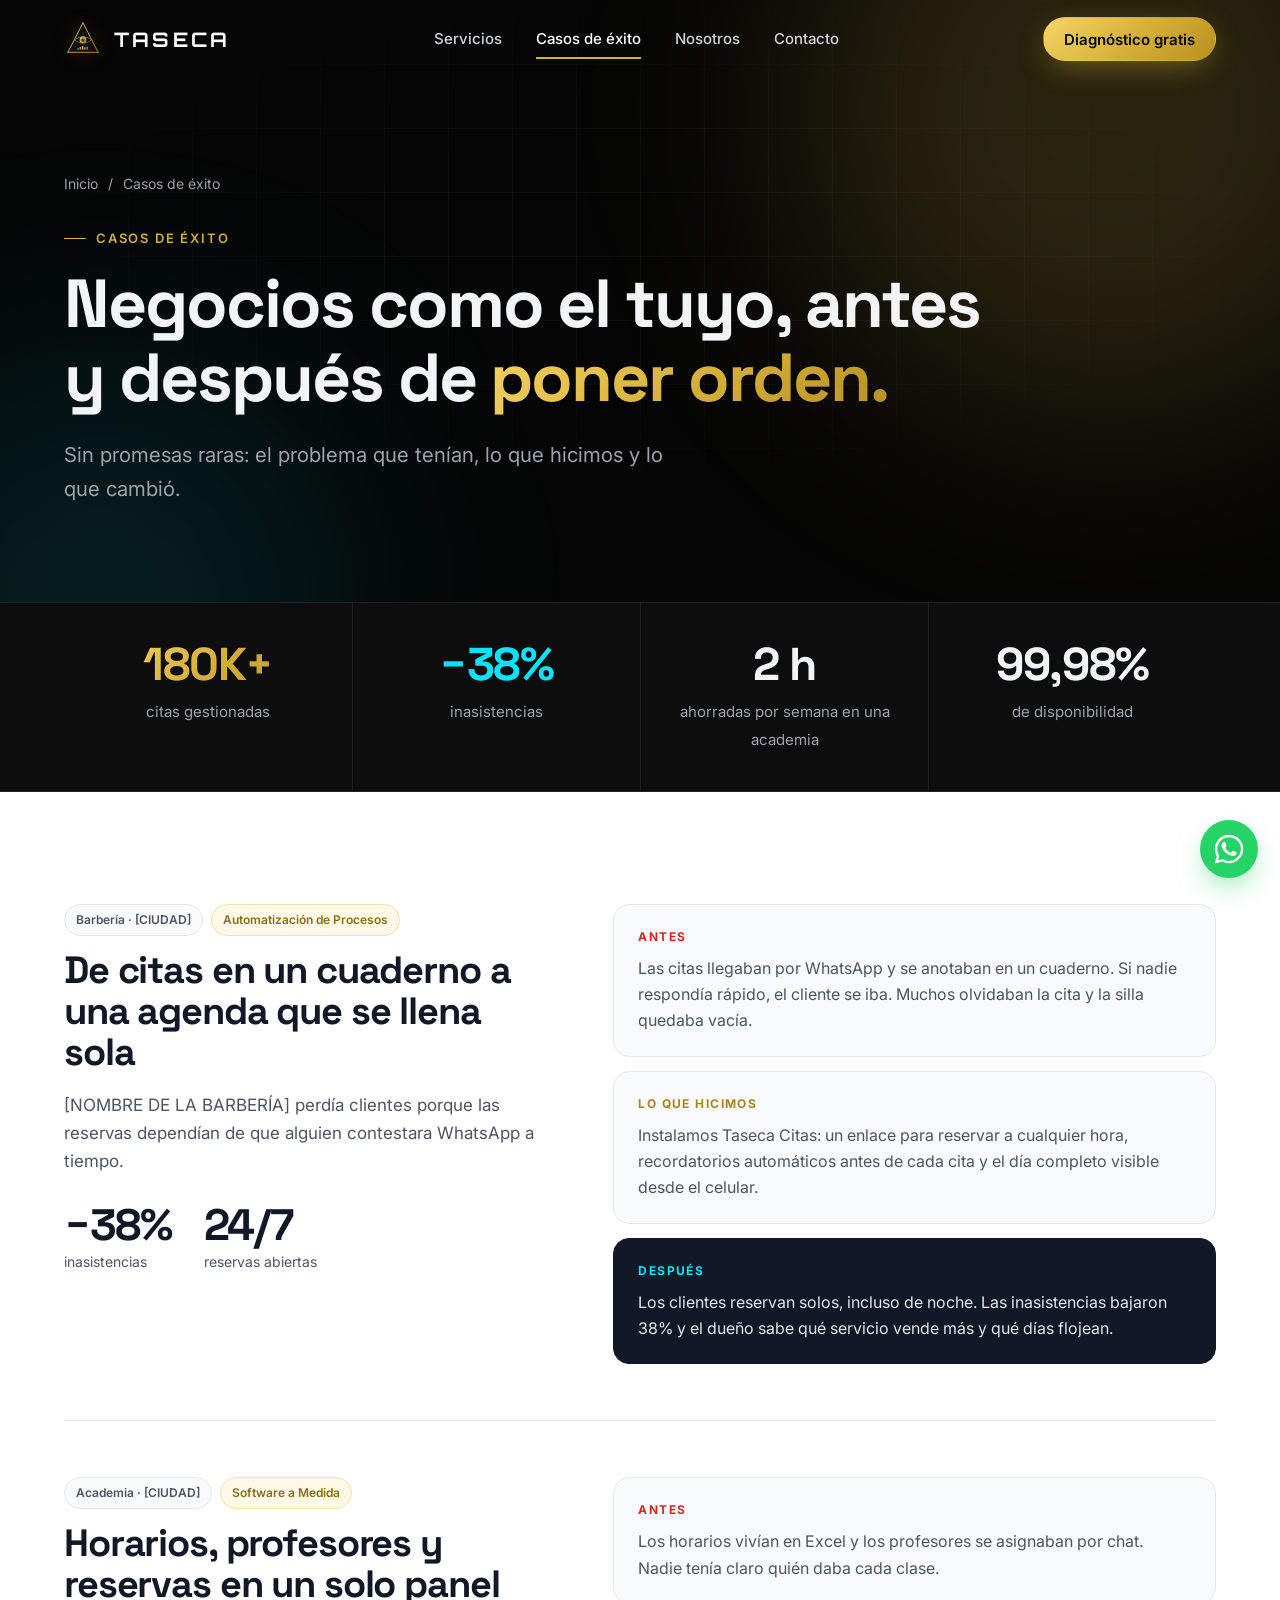
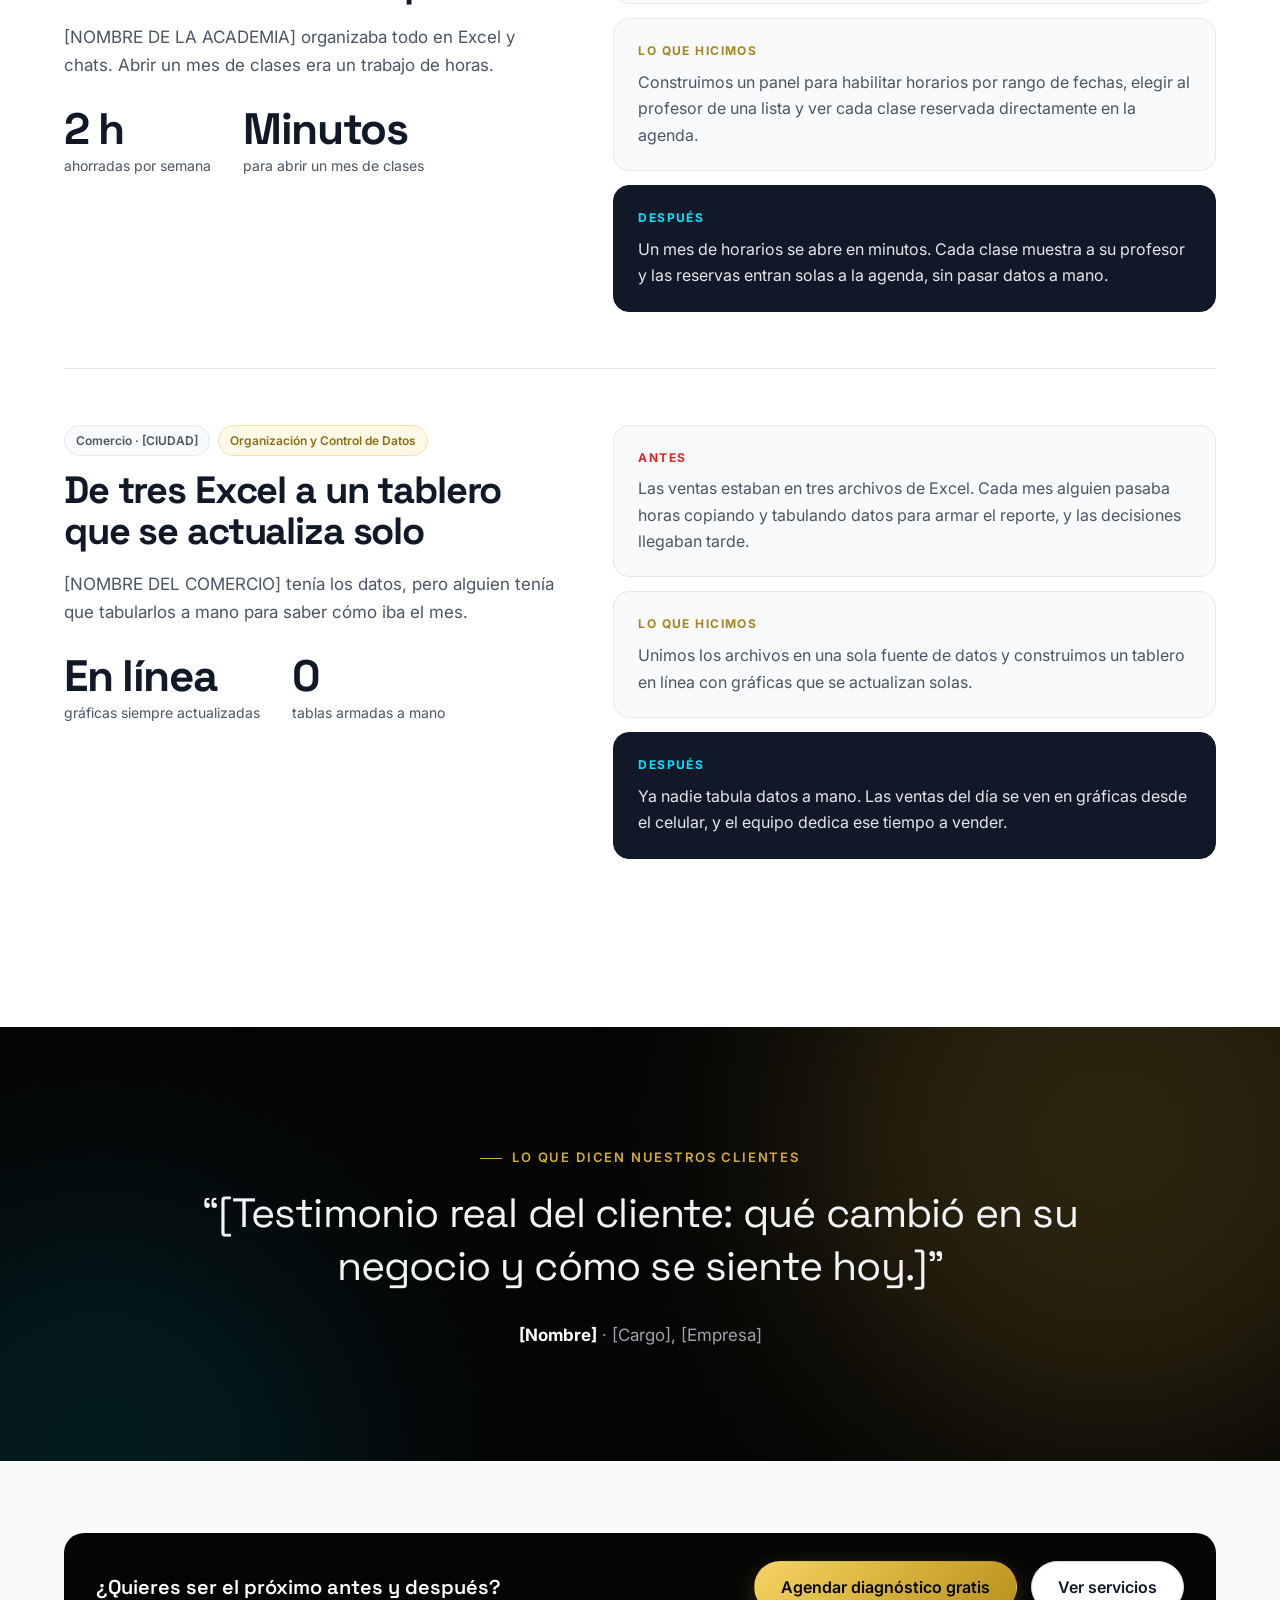
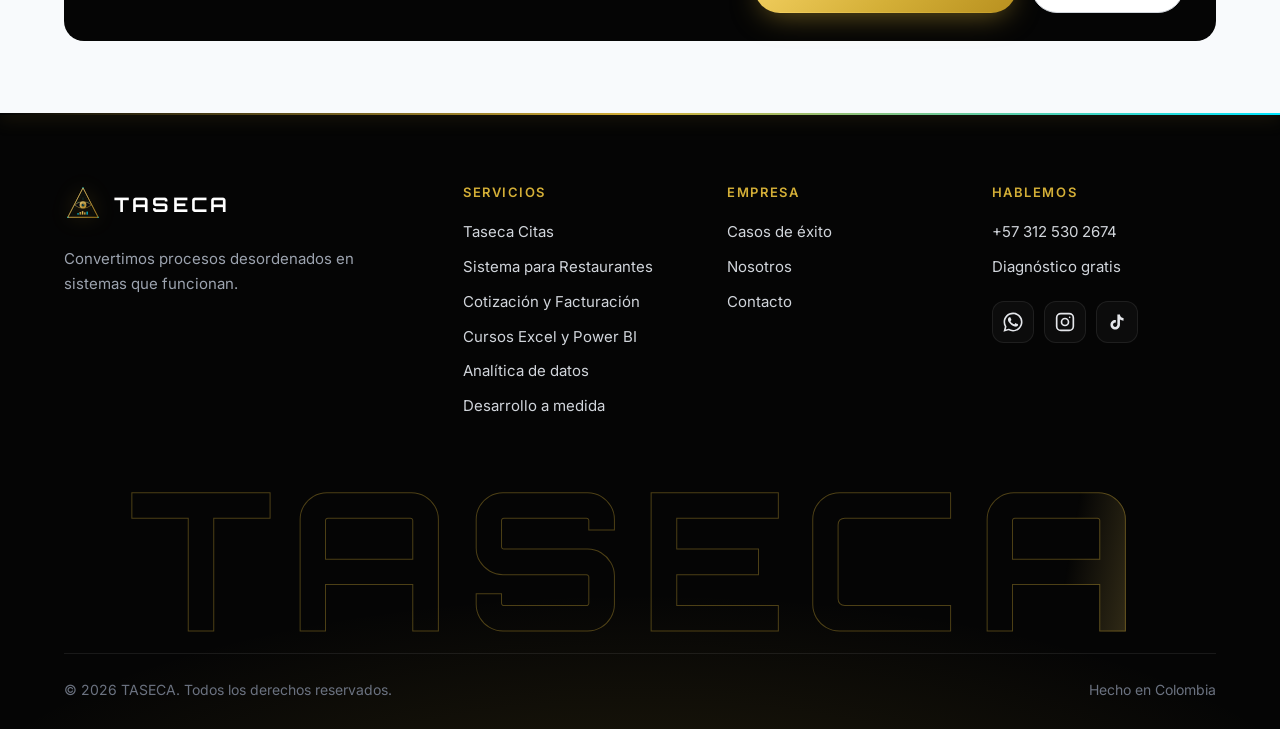
<file: casos-exito.html>
<!doctype html>
<html lang="es" class="no-js">
<head>
<meta charset="utf-8">
<meta name="viewport" content="width=device-width, initial-scale=1">
<title>Casos de éxito — Resultados reales · TASECA</title>
<meta name="description" content="Negocios reales antes y después de trabajar con TASECA: el problema, lo que hicimos y los resultados medibles.">
<meta name="theme-color" content="#050505">
<link rel="canonical" href="https://taseca.tech/casos-exito.html">
<meta property="og:type" content="website">
<meta property="og:site_name" content="TASECA">
<meta property="og:title" content="Casos de éxito — Resultados reales · TASECA">
<meta property="og:description" content="Negocios reales antes y después de trabajar con TASECA: el problema, lo que hicimos y los resultados medibles.">
<meta property="og:url" content="https://taseca.tech/casos-exito.html">
<meta property="og:locale" content="es_CO">
<link rel="icon" href="favicon.ico" sizes="any">
<link rel="icon" href="favicon.svg" type="image/svg+xml">
<link rel="icon" type="image/png" sizes="32x32" href="favicon-32x32.png">
<link rel="apple-touch-icon" href="apple-touch-icon.png">
<link rel="preconnect" href="https://fonts.googleapis.com">
<link rel="preconnect" href="https://fonts.gstatic.com" crossorigin>
<link rel="stylesheet" href="https://fonts.googleapis.com/css2?family=Inter:wght@400;500;600;700&family=Space+Grotesk:wght@500;600;700&family=Orbitron:wght@700&display=swap">
<link rel="stylesheet" href="assets/css/styles.css">
</head>
<body>
<a class="skip-link" href="#main">Saltar al contenido</a>

<header class="site-header">
  <nav class="nav wrap" aria-label="Principal">
    <a class="brand" href="index.html" aria-label="TASECA, ir al inicio"><img src="assets/img/logo.svg" alt="" width="38" height="38">TASECA</a>
    <div class="nav-links">
      <a href="servicios.html">Servicios</a>
      <a href="casos-exito.html" aria-current="page">Casos de éxito</a>
      <a href="nosotros.html">Nosotros</a>
      <a href="contacto.html">Contacto</a>
      <a class="btn btn-gold nav-mobile-cta" href="contacto.html#diagnostico">Diagnóstico gratis</a>
    </div>
    <div class="nav-cta">
      <a class="btn btn-gold" href="contacto.html#diagnostico">Diagnóstico gratis</a>
    </div>
    <button class="nav-toggle" type="button" aria-label="Abrir menú" aria-expanded="false"><span></span></button>
  </nav>
</header>

<main id="main">

  <!-- ============ HERO ============ -->
  <section class="page-hero s-dark">
    <div class="glow-bg" aria-hidden="true"></div>
    <div class="grid-lines" aria-hidden="true"></div>
    <div class="wrap reveal">
      <nav class="breadcrumbs" aria-label="Ruta"><a href="index.html">Inicio</a><span aria-hidden="true">/</span><span>Casos de éxito</span></nav>
      <p class="eyebrow">Casos de éxito</p>
      <h1>Negocios como el tuyo, antes y después de <span class="gold-text">poner orden.</span></h1>
      <p class="lead">Sin promesas raras: el problema que tenían, lo que hicimos y lo que cambió.</p>
    </div>
  </section>

  <section class="stats" aria-label="Resultados acumulados">
    <div class="wrap stats-grid">
      <div class="stat"><strong class="gold-text" data-count="180" data-suffix="K+">180K+</strong><span>citas gestionadas</span></div>
      <div class="stat"><strong class="cyan-text">−38%</strong><span>inasistencias</span></div>
      <div class="stat"><strong>2 h</strong><span>ahorradas por semana en una academia</span></div>
      <div class="stat"><strong>99,98%</strong><span>de disponibilidad</span></div>
    </div>
  </section>

  <!-- ============ CASOS DETALLADOS (claro) ============ -->
  <section class="section s-light">
    <div class="wrap">
      <article class="case-full">
        <div class="reveal">
          <div class="case-meta"><span class="tag">Barbería · [CIUDAD]</span><span class="tag tag-gold">Automatización de Procesos</span></div>
          <h2>De citas en un cuaderno a una agenda que se llena sola</h2>
          <p class="muted">[NOMBRE DE LA BARBERÍA] perdía clientes porque las reservas dependían de que alguien contestara WhatsApp a tiempo.</p>
          <div class="kpi-big">
            <div><strong>−38%</strong><span>inasistencias</span></div>
            <div><strong>24/7</strong><span>reservas abiertas</span></div>
          </div>
        </div>
        <div class="timeline reveal" data-delay="1">
          <div class="tl-item tl-before"><small>Antes</small><p>Las citas llegaban por WhatsApp y se anotaban en un cuaderno. Si nadie respondía rápido, el cliente se iba. Muchos olvidaban la cita y la silla quedaba vacía.</p></div>
          <div class="tl-item tl-did"><small>Lo que hicimos</small><p>Instalamos Taseca Citas: un enlace para reservar a cualquier hora, recordatorios automáticos antes de cada cita y el día completo visible desde el celular.</p></div>
          <div class="tl-item tl-after"><small>Después</small><p>Los clientes reservan solos, incluso de noche. Las inasistencias bajaron 38% y el dueño sabe qué servicio vende más y qué días flojean.</p></div>
        </div>
      </article>

      <article class="case-full">
        <div class="reveal">
          <div class="case-meta"><span class="tag">Academia · [CIUDAD]</span><span class="tag tag-gold">Software a Medida</span></div>
          <h2>Horarios, profesores y reservas en un solo panel</h2>
          <p class="muted">[NOMBRE DE LA ACADEMIA] organizaba todo en Excel y chats. Abrir un mes de clases era un trabajo de horas.</p>
          <div class="kpi-big">
            <div><strong>2 h</strong><span>ahorradas por semana</span></div>
            <div><strong>Minutos</strong><span>para abrir un mes de clases</span></div>
          </div>
        </div>
        <div class="timeline reveal" data-delay="1">
          <div class="tl-item tl-before"><small>Antes</small><p>Los horarios vivían en Excel y los profesores se asignaban por chat. Nadie tenía claro quién daba cada clase.</p></div>
          <div class="tl-item tl-did"><small>Lo que hicimos</small><p>Construimos un panel para habilitar horarios por rango de fechas, elegir al profesor de una lista y ver cada clase reservada directamente en la agenda.</p></div>
          <div class="tl-item tl-after"><small>Después</small><p>Un mes de horarios se abre en minutos. Cada clase muestra a su profesor y las reservas entran solas a la agenda, sin pasar datos a mano.</p></div>
        </div>
      </article>

      <article class="case-full">
        <div class="reveal">
          <div class="case-meta"><span class="tag">Comercio · [CIUDAD]</span><span class="tag tag-gold">Organización y Control de Datos</span></div>
          <h2>De tres Excel a un tablero que se actualiza solo</h2>
          <p class="muted">[NOMBRE DEL COMERCIO] tenía los datos, pero alguien tenía que tabularlos a mano para saber cómo iba el mes.</p>
          <div class="kpi-big">
            <div><strong>En línea</strong><span>gráficas siempre actualizadas</span></div>
            <div><strong>0</strong><span>tablas armadas a mano</span></div>
          </div>
        </div>
        <div class="timeline reveal" data-delay="1">
          <div class="tl-item tl-before"><small>Antes</small><p>Las ventas estaban en tres archivos de Excel. Cada mes alguien pasaba horas copiando y tabulando datos para armar el reporte, y las decisiones llegaban tarde.</p></div>
          <div class="tl-item tl-did"><small>Lo que hicimos</small><p>Unimos los archivos en una sola fuente de datos y construimos un tablero en línea con gráficas que se actualizan solas.</p></div>
          <div class="tl-item tl-after"><small>Después</small><p>Ya nadie tabula datos a mano. Las ventas del día se ven en gráficas desde el celular, y el equipo dedica ese tiempo a vender.</p></div>
        </div>
      </article>
    </div>
  </section>

  <!-- ============ TESTIMONIO (oscuro) ============ -->
  <section class="section s-dark">
    <div class="glow-bg" aria-hidden="true"></div>
    <div class="wrap center reveal">
      <p class="eyebrow">Lo que dicen nuestros clientes</p>
      <p class="manifesto" style="margin: 0 auto 28px">“[Testimonio real del cliente: qué cambió en su negocio y cómo se siente hoy.]”</p>
      <p class="muted"><strong style="color: var(--white)">[Nombre]</strong> · [Cargo], [Empresa]</p>
    </div>
  </section>

  <!-- ============ CTA ============ -->
  <section class="section-sm s-soft">
    <div class="wrap">
      <div class="pain-answer reveal" style="margin: 0">
        <p>¿Quieres ser el próximo antes y después?</p>
        <div class="btn-row">
          <a class="btn btn-gold" href="contacto.html#diagnostico">Agendar diagnóstico gratis</a>
          <a class="btn btn-outline" href="servicios.html">Ver servicios</a>
        </div>
      </div>
    </div>
  </section>
</main>

<footer class="site-footer">
  <canvas class="footer-canvas" aria-hidden="true"></canvas>
  <div class="wrap footer-inner">
    <div class="footer-grid">
      <div class="footer-brand">
        <a class="brand" href="index.html"><img src="assets/img/logo.svg" alt="" width="38" height="38">TASECA</a>
        <p>Convertimos procesos desordenados en sistemas que funcionan.</p>
      </div>
      <div class="footer-col">
        <h4>Servicios</h4>
        <a href="servicios.html#citas">Taseca Citas</a>
        <a href="servicios.html#restaurantes">Sistema para Restaurantes</a>
        <a href="servicios.html#cotizacion">Cotización y Facturación</a>
        <a href="servicios.html#cursos">Cursos Excel y Power BI</a>
        <a href="servicios.html#analitica">Analítica de datos</a>
        <a href="servicios.html#software">Desarrollo a medida</a>
      </div>
      <div class="footer-col">
        <h4>Empresa</h4>
        <a href="casos-exito.html">Casos de éxito</a>
        <a href="nosotros.html">Nosotros</a>
        <a href="contacto.html">Contacto</a>
      </div>
      <div class="footer-col">
        <h4>Hablemos</h4>
        <a href="https://wa.me/573125302674" target="_blank" rel="noopener">+57 312 530 2674</a>
        <a href="contacto.html#diagnostico">Diagnóstico gratis</a>
        <div class="socials">
          <a class="social wa" href="https://wa.me/573125302674" target="_blank" rel="noopener" aria-label="WhatsApp"><svg viewBox="0 0 24 24" fill="currentColor" aria-hidden="true"><path d="M17.47 14.38c-.3-.15-1.76-.87-2.03-.97-.27-.1-.47-.15-.67.15-.2.3-.77.97-.94 1.17-.17.2-.35.22-.65.07-.3-.15-1.26-.46-2.4-1.48-.89-.79-1.49-1.77-1.66-2.07-.17-.3-.02-.46.13-.61.13-.13.3-.35.45-.52.15-.17.2-.3.3-.5.1-.2.05-.37-.02-.52-.07-.15-.67-1.62-.92-2.22-.24-.58-.49-.5-.67-.51h-.57c-.2 0-.52.07-.8.37-.27.3-1.04 1.02-1.04 2.48 0 1.46 1.07 2.88 1.22 3.08.15.2 2.1 3.2 5.08 4.49.71.31 1.26.49 1.69.63.71.23 1.36.2 1.87.12.57-.08 1.76-.72 2.01-1.42.25-.7.25-1.29.17-1.42-.07-.12-.27-.2-.57-.35zM12.05 21.5h-.01a9.44 9.44 0 0 1-4.81-1.32l-.35-.21-3.58.94.96-3.49-.23-.36a9.42 9.42 0 0 1-1.44-5.03c0-5.21 4.24-9.45 9.46-9.45 2.53 0 4.9.99 6.69 2.78a9.4 9.4 0 0 1 2.77 6.68c0 5.21-4.24 9.46-9.46 9.46zm8.05-17.51A11.32 11.32 0 0 0 12.05.66C5.77.66.66 5.77.66 12.05c0 2 .52 3.96 1.52 5.69L.57 23.6l6-1.57a11.36 11.36 0 0 0 5.44 1.39h.01c6.28 0 11.39-5.11 11.39-11.39 0-3.04-1.18-5.9-3.33-8.05z"/></svg></a>
          <a class="social ig" href="https://www.instagram.com/taseca.tech" target="_blank" rel="noopener" aria-label="Instagram @taseca.tech"><svg viewBox="0 0 24 24" fill="none" stroke="currentColor" stroke-width="2" stroke-linecap="round" stroke-linejoin="round" aria-hidden="true"><rect x="2" y="2" width="20" height="20" rx="5"/><circle cx="12" cy="12" r="4.2"/><circle cx="17.6" cy="6.4" r="1" fill="currentColor" stroke="none"/></svg></a>
          <a class="social tt" href="https://www.tiktok.com/@taseca.tech" target="_blank" rel="noopener" aria-label="TikTok @taseca.tech"><svg viewBox="0 0 24 24" fill="currentColor" aria-hidden="true"><path d="M16.6 5.82A4.28 4.28 0 0 1 15.54 3h-3.09v12.4a2.59 2.59 0 0 1-2.59 2.5c-1.42 0-2.6-1.16-2.6-2.6 0-1.72 1.66-3.01 3.37-2.48V9.66c-3.45-.46-6.47 2.22-6.47 5.64 0 3.33 2.76 5.7 5.69 5.7 3.14 0 5.69-2.55 5.69-5.7V9.01a7.35 7.35 0 0 0 4.3 1.38V7.3s-1.88.09-3.24-1.48z"/></svg></a>
        </div>
      </div>
    </div>
    <div class="footer-wordmark" aria-hidden="true">TASECA</div>
    <div class="footer-bottom">
      <span>© <span data-year>2026</span> TASECA. Todos los derechos reservados.</span>
      <span>Hecho en Colombia</span>
    </div>
  </div>
</footer>

<a class="wa-float" href="https://wa.me/573125302674" target="_blank" rel="noopener" aria-label="Escríbenos por WhatsApp">
  <svg viewBox="0 0 24 24" fill="currentColor" aria-hidden="true"><path d="M17.47 14.38c-.3-.15-1.76-.87-2.03-.97-.27-.1-.47-.15-.67.15-.2.3-.77.97-.94 1.17-.17.2-.35.22-.65.07-.3-.15-1.26-.46-2.4-1.48-.89-.79-1.49-1.77-1.66-2.07-.17-.3-.02-.46.13-.61.13-.13.3-.35.45-.52.15-.17.2-.3.3-.5.1-.2.05-.37-.02-.52-.07-.15-.67-1.62-.92-2.22-.24-.58-.49-.5-.67-.51h-.57c-.2 0-.52.07-.8.37-.27.3-1.04 1.02-1.04 2.48 0 1.46 1.07 2.88 1.22 3.08.15.2 2.1 3.2 5.08 4.49.71.31 1.26.49 1.69.63.71.23 1.36.2 1.87.12.57-.08 1.76-.72 2.01-1.42.25-.7.25-1.29.17-1.42-.07-.12-.27-.2-.57-.35zM12.05 21.5h-.01a9.44 9.44 0 0 1-4.81-1.32l-.35-.21-3.58.94.96-3.49-.23-.36a9.42 9.42 0 0 1-1.44-5.03c0-5.21 4.24-9.45 9.46-9.45 2.53 0 4.9.99 6.69 2.78a9.4 9.4 0 0 1 2.77 6.68c0 5.21-4.24 9.46-9.46 9.46zm8.05-17.51A11.32 11.32 0 0 0 12.05.66C5.77.66.66 5.77.66 12.05c0 2 .52 3.96 1.52 5.69L.57 23.6l6-1.57a11.36 11.36 0 0 0 5.44 1.39h.01c6.28 0 11.39-5.11 11.39-11.39 0-3.04-1.18-5.9-3.33-8.05z"/></svg>
</a>

<script src="assets/js/main.js" defer></script>
</body>
</html>
</file>
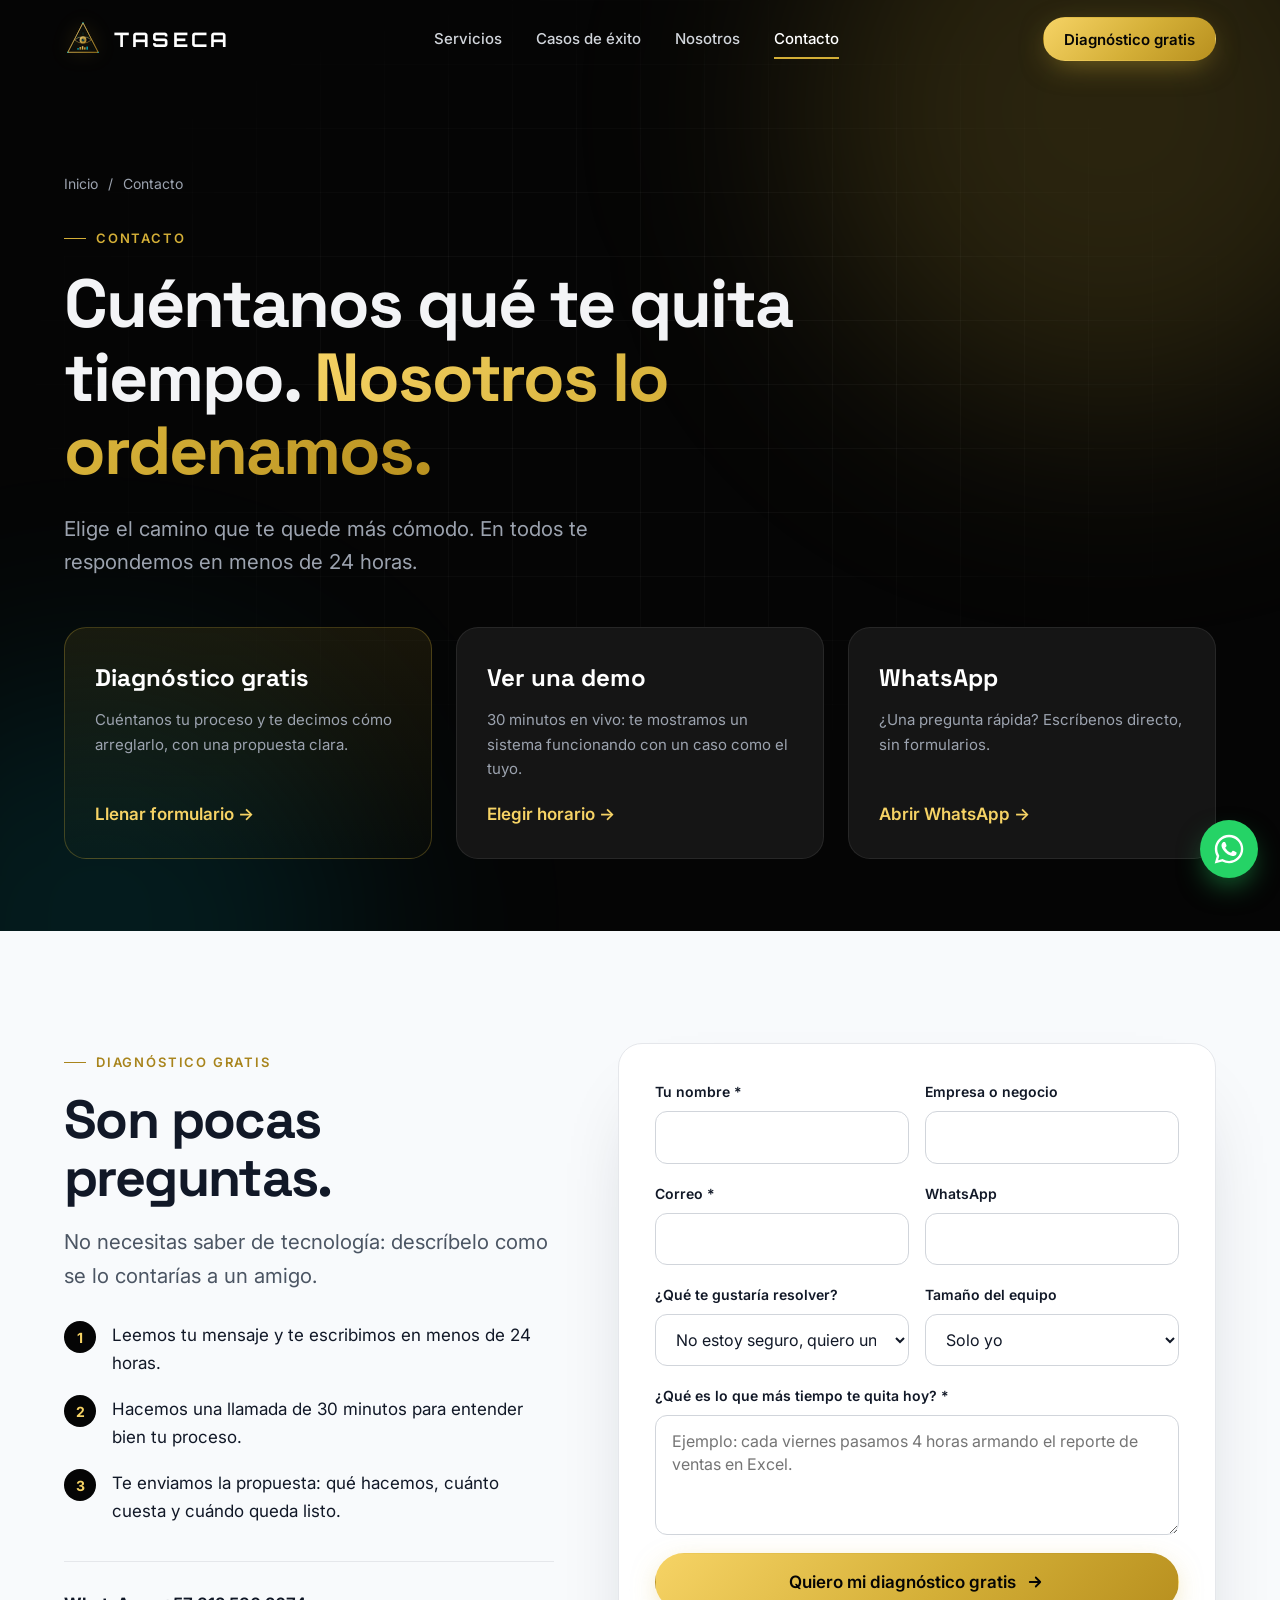
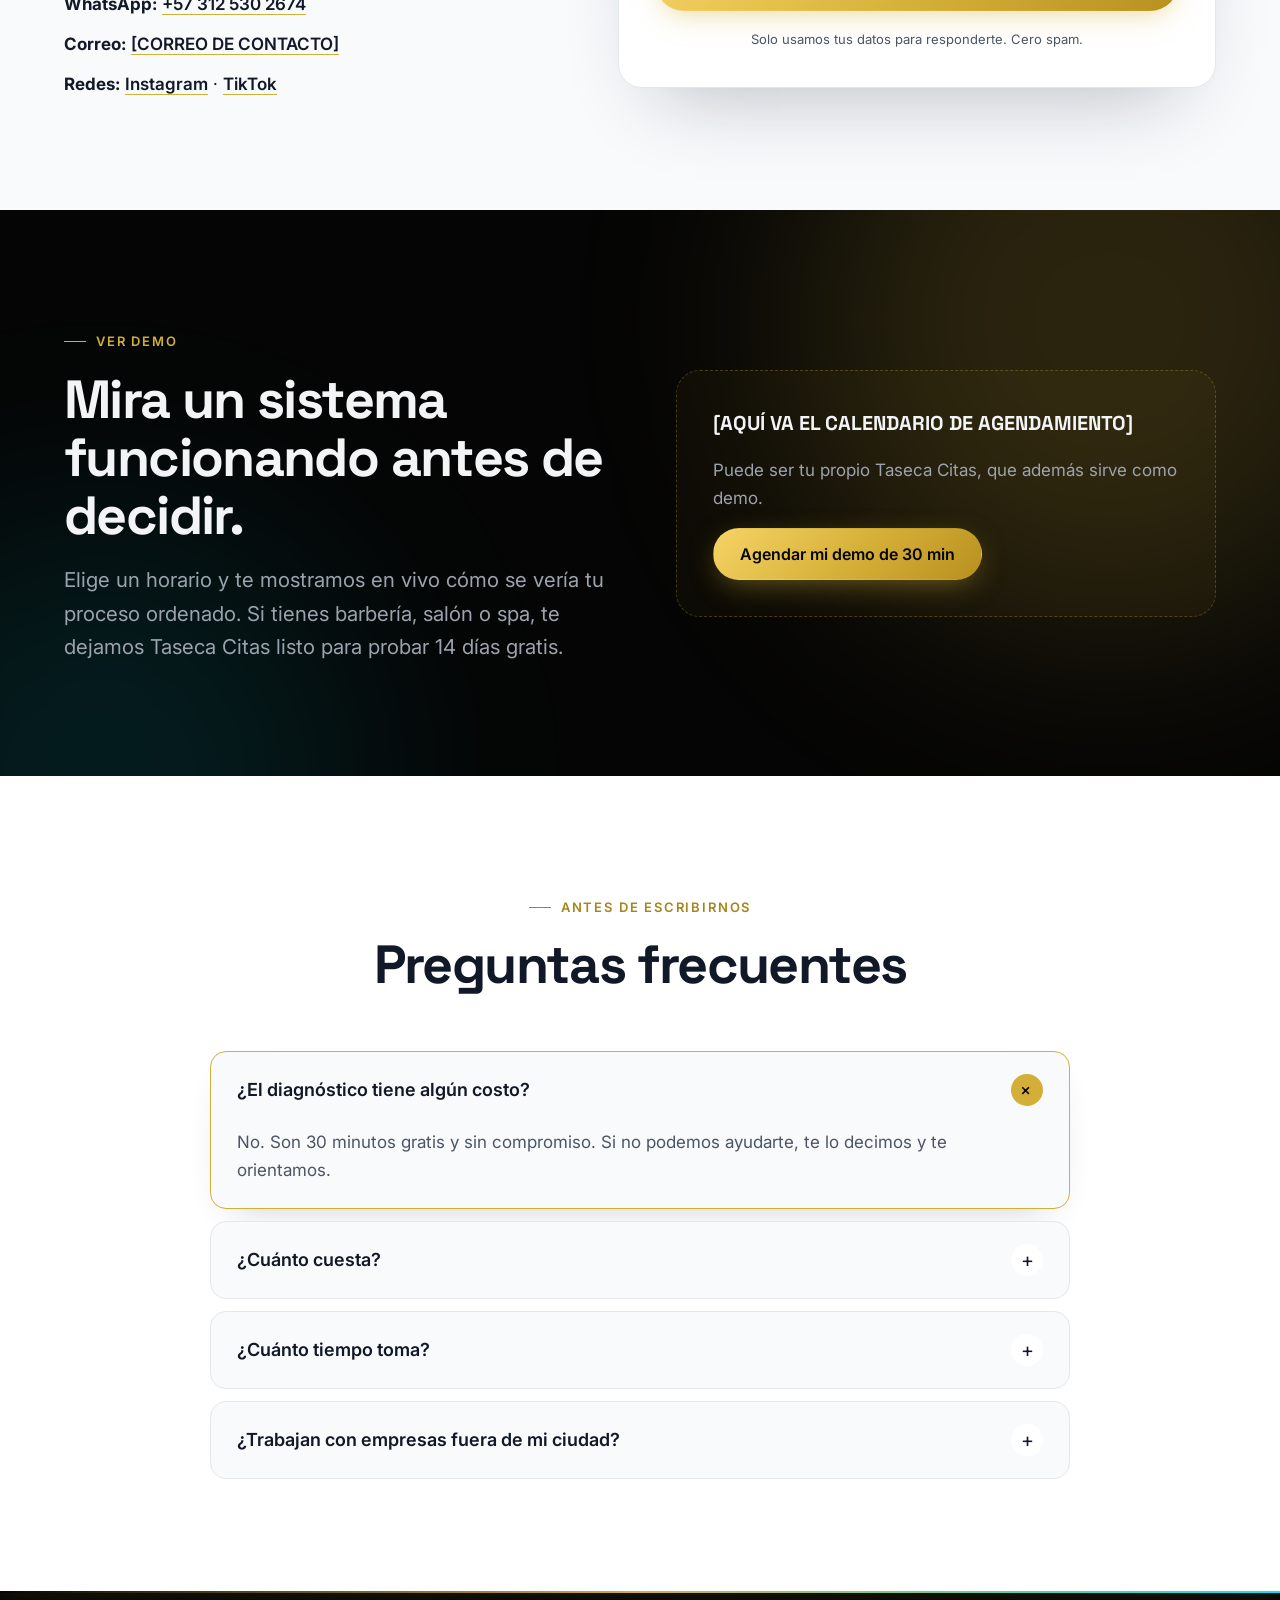
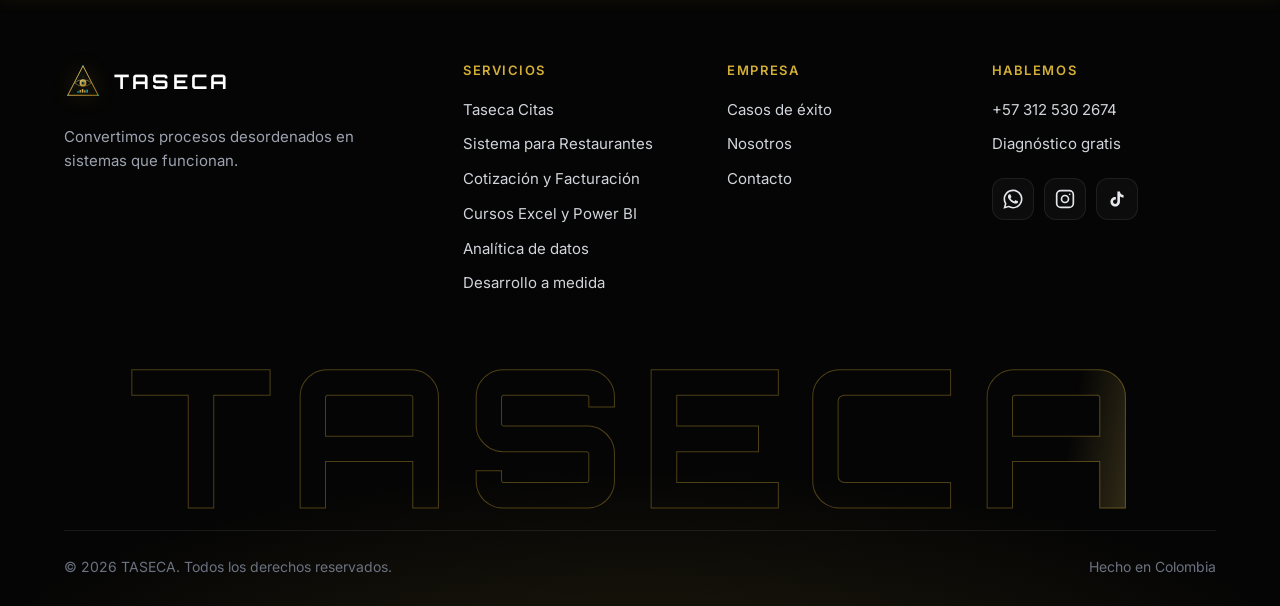
<file: contacto.html>
<!doctype html>
<html lang="es" class="no-js">
<head>
<meta charset="utf-8">
<meta name="viewport" content="width=device-width, initial-scale=1">
<title>Contacto — Diagnóstico gratis · TASECA</title>
<meta name="description" content="Agenda un diagnóstico gratis de 30 minutos, pide una demo o escríbenos por WhatsApp. Te respondemos en menos de 24 horas.">
<meta name="theme-color" content="#050505">
<link rel="canonical" href="https://taseca.tech/contacto.html">
<meta property="og:type" content="website">
<meta property="og:site_name" content="TASECA">
<meta property="og:title" content="Contacto — Diagnóstico gratis · TASECA">
<meta property="og:description" content="Agenda un diagnóstico gratis de 30 minutos, pide una demo o escríbenos por WhatsApp. Te respondemos en menos de 24 horas.">
<meta property="og:url" content="https://taseca.tech/contacto.html">
<meta property="og:locale" content="es_CO">
<link rel="icon" href="favicon.ico" sizes="any">
<link rel="icon" href="favicon.svg" type="image/svg+xml">
<link rel="icon" type="image/png" sizes="32x32" href="favicon-32x32.png">
<link rel="apple-touch-icon" href="apple-touch-icon.png">
<link rel="preconnect" href="https://fonts.googleapis.com">
<link rel="preconnect" href="https://fonts.gstatic.com" crossorigin>
<link rel="stylesheet" href="https://fonts.googleapis.com/css2?family=Inter:wght@400;500;600;700&family=Space+Grotesk:wght@500;600;700&family=Orbitron:wght@700&display=swap">
<link rel="stylesheet" href="assets/css/styles.css">
</head>
<body>
<a class="skip-link" href="#main">Saltar al contenido</a>

<header class="site-header">
  <nav class="nav wrap" aria-label="Principal">
    <a class="brand" href="index.html" aria-label="TASECA, ir al inicio"><img src="assets/img/logo.svg" alt="" width="38" height="38">TASECA</a>
    <div class="nav-links">
      <a href="servicios.html">Servicios</a>
      <a href="casos-exito.html">Casos de éxito</a>
      <a href="nosotros.html">Nosotros</a>
      <a href="contacto.html" aria-current="page">Contacto</a>
      <a class="btn btn-gold nav-mobile-cta" href="contacto.html#diagnostico">Diagnóstico gratis</a>
    </div>
    <div class="nav-cta">
      <a class="btn btn-gold" href="contacto.html#diagnostico">Diagnóstico gratis</a>
    </div>
    <button class="nav-toggle" type="button" aria-label="Abrir menú" aria-expanded="false"><span></span></button>
  </nav>
</header>

<main id="main">

  <!-- ============ HERO ============ -->
  <section class="page-hero s-dark" style="padding-bottom: 72px">
    <div class="glow-bg" aria-hidden="true"></div>
    <div class="grid-lines" aria-hidden="true"></div>
    <div class="wrap">
      <div class="reveal">
        <nav class="breadcrumbs" aria-label="Ruta"><a href="index.html">Inicio</a><span aria-hidden="true">/</span><span>Contacto</span></nav>
        <p class="eyebrow">Contacto</p>
        <h1>Cuéntanos qué te quita tiempo. <span class="gold-text">Nosotros lo ordenamos.</span></h1>
        <p class="lead" style="margin-bottom: 48px">Elige el camino que te quede más cómodo. En todos te respondemos en menos de 24 horas.</p>
      </div>
      <div class="grid-3">
        <a class="route route-main reveal" href="#diagnostico">
          <strong>Diagnóstico gratis</strong>
          <span>Cuéntanos tu proceso y te decimos cómo arreglarlo, con una propuesta clara.</span>
          <em>Llenar formulario →</em>
        </a>
        <a class="route reveal" data-delay="1" href="#demo">
          <strong>Ver una demo</strong>
          <span>30 minutos en vivo: te mostramos un sistema funcionando con un caso como el tuyo.</span>
          <em>Elegir horario →</em>
        </a>
        <a class="route reveal" data-delay="2" href="https://wa.me/573125302674" target="_blank" rel="noopener">
          <strong>WhatsApp</strong>
          <span>¿Una pregunta rápida? Escríbenos directo, sin formularios.</span>
          <em>Abrir WhatsApp →</em>
        </a>
      </div>
    </div>
  </section>

  <!-- ============ FORMULARIO (gris claro) ============ -->
  <section id="diagnostico" class="section s-soft" style="scroll-margin-top: 60px">
    <div class="wrap form-wrap">
      <div class="reveal">
        <p class="eyebrow">Diagnóstico gratis</p>
        <h2 class="h2">Son pocas preguntas.</h2>
        <p class="lead">No necesitas saber de tecnología: descríbelo como se lo contarías a un amigo.</p>
        <ol class="numbered">
          <li>Leemos tu mensaje y te escribimos en menos de 24 horas.</li>
          <li>Hacemos una llamada de 30 minutos para entender bien tu proceso.</li>
          <li>Te enviamos la propuesta: qué hacemos, cuánto cuesta y cuándo queda listo.</li>
        </ol>
        <div class="contact-list">
          <span><strong>WhatsApp:</strong> <a href="https://wa.me/573125302674" target="_blank" rel="noopener">+57 312 530 2674</a></span>
          <span><strong>Correo:</strong> <a href="mailto:[CORREO]">[CORREO DE CONTACTO]</a></span>
          <span><strong>Redes:</strong> <a href="https://www.instagram.com/taseca.tech" target="_blank" rel="noopener">Instagram</a> · <a href="https://www.tiktok.com/@taseca.tech" target="_blank" rel="noopener">TikTok</a></span>
        </div>
      </div>

      <form id="quoteForm" class="form reveal" data-delay="1" novalidate>
        <div class="form-row">
          <label class="field">Tu nombre *
            <input type="text" name="nombre" autocomplete="name" required>
          </label>
          <label class="field">Empresa o negocio
            <input type="text" name="empresa" autocomplete="organization">
          </label>
        </div>
        <div class="form-row">
          <label class="field">Correo *
            <input type="email" name="email" autocomplete="email" required>
          </label>
          <label class="field">WhatsApp
            <input type="tel" name="whatsapp" autocomplete="tel" inputmode="tel">
          </label>
        </div>
        <div class="form-row">
          <label class="field">¿Qué te gustaría resolver?
            <select name="servicio">
              <option data-key="automatizacion">Automatizar tareas que se repiten</option>
              <option data-key="datos">Organizar mis datos y ver mis cifras</option>
              <option data-key="software">Identificar qué puedo automatizar (a medida)</option>
              <option data-key="analitica">Analítica de datos y dashboards</option>
              <option data-key="desarrollo">Desarrollo de software a medida</option>
              <option data-key="citas">Taseca Citas (agenda)</option>
              <option data-key="restaurantes">Sistema para restaurantes y cafés bar</option>
              <option data-key="cotizacion">Sistema de cotización y facturación</option>
              <option data-key="cursos">Cursos de Excel y Power BI</option>
              <option data-key="diagnostico" selected>No estoy seguro, quiero un diagnóstico</option>
            </select>
          </label>
          <label class="field">Tamaño del equipo
            <select name="equipo">
              <option>Solo yo</option>
              <option>2 a 10 personas</option>
              <option>11 a 50 personas</option>
              <option>Más de 50 personas</option>
            </select>
          </label>
        </div>
        <label class="field">¿Qué es lo que más tiempo te quita hoy? *
          <textarea name="mensaje" rows="4" required placeholder="Ejemplo: cada viernes pasamos 4 horas armando el reporte de ventas en Excel."></textarea>
        </label>
        <label class="hp" aria-hidden="true">No llenar <input type="text" name="website" tabindex="-1" autocomplete="off"></label>
        <button class="btn btn-gold btn-lg btn-block" type="submit">Quiero mi diagnóstico gratis
          <svg viewBox="0 0 24 24" fill="none" stroke="currentColor" stroke-width="2.4" stroke-linecap="round" stroke-linejoin="round" aria-hidden="true"><path d="M5 12h14M13 6l6 6-6 6"/></svg></button>
        <p class="form-note">Solo usamos tus datos para responderte. Cero spam.</p>
      </form>
    </div>
  </section>

  <!-- ============ DEMO (oscuro) ============ -->
  <section id="demo" class="section s-dark" style="scroll-margin-top: 60px">
    <div class="glow-bg" aria-hidden="true"></div>
    <div class="wrap split">
      <div class="reveal">
        <p class="eyebrow">Ver demo</p>
        <h2 class="h2">Mira un sistema funcionando antes de decidir.</h2>
        <p class="lead">Elige un horario y te mostramos en vivo cómo se vería tu proceso ordenado. Si tienes barbería, salón o spa, te dejamos Taseca Citas listo para probar 14 días gratis.</p>
      </div>
      <div class="demo-box reveal" data-delay="1">
        <strong style="font-size: 20px; font-family: var(--font-display)">[AQUÍ VA EL CALENDARIO DE AGENDAMIENTO]</strong>
        <span class="muted">Puede ser tu propio Taseca Citas, que además sirve como demo.</span>
        <a class="btn btn-gold" href="[ENLACE DE AGENDAMIENTO]">Agendar mi demo de 30 min</a>
      </div>
    </div>
  </section>

  <!-- ============ FAQ (claro) ============ -->
  <section class="section s-light">
    <div class="wrap">
      <div class="section-head center reveal">
        <p class="eyebrow">Antes de escribirnos</p>
        <h2 class="h2">Preguntas frecuentes</h2>
      </div>
      <div class="faq reveal">
        <details open><summary>¿El diagnóstico tiene algún costo?</summary><p>No. Son 30 minutos gratis y sin compromiso. Si no podemos ayudarte, te lo decimos y te orientamos.</p></details>
        <details><summary>¿Cuánto cuesta?</summary><p>Taseca Citas $100.000/mes, Sistema para Restaurantes $300.000/mes y Cursos de Excel y Power BI $200.000/mes (4 clases), en pesos colombianos. El Sistema de Cotización y Facturación tendrá precio de lanzamiento muy pronto. Los servicios de desarrollo, automatización y analítica de datos a medida se cotizan según el proyecto, con precio cerrado.</p></details>
        <details><summary>¿Cuánto tiempo toma?</summary><p>Los sistemas por suscripción quedan funcionando de inmediato: los adaptamos a tu negocio y empiezas a usarlos. Los desarrollos exclusivos a medida tienen un tiempo que definimos contigo en la propuesta.</p></details>
        <details><summary>¿Trabajan con empresas fuera de mi ciudad?</summary><p>Sí. Trabajamos de forma remota con empresas de toda Colombia y Latinoamérica.</p></details>
      </div>
    </div>
  </section>
</main>

<footer class="site-footer">
  <canvas class="footer-canvas" aria-hidden="true"></canvas>
  <div class="wrap footer-inner">
    <div class="footer-grid">
      <div class="footer-brand">
        <a class="brand" href="index.html"><img src="assets/img/logo.svg" alt="" width="38" height="38">TASECA</a>
        <p>Convertimos procesos desordenados en sistemas que funcionan.</p>
      </div>
      <div class="footer-col">
        <h4>Servicios</h4>
        <a href="servicios.html#citas">Taseca Citas</a>
        <a href="servicios.html#restaurantes">Sistema para Restaurantes</a>
        <a href="servicios.html#cotizacion">Cotización y Facturación</a>
        <a href="servicios.html#cursos">Cursos Excel y Power BI</a>
        <a href="servicios.html#analitica">Analítica de datos</a>
        <a href="servicios.html#software">Desarrollo a medida</a>
      </div>
      <div class="footer-col">
        <h4>Empresa</h4>
        <a href="casos-exito.html">Casos de éxito</a>
        <a href="nosotros.html">Nosotros</a>
        <a href="contacto.html">Contacto</a>
      </div>
      <div class="footer-col">
        <h4>Hablemos</h4>
        <a href="https://wa.me/573125302674" target="_blank" rel="noopener">+57 312 530 2674</a>
        <a href="contacto.html#diagnostico">Diagnóstico gratis</a>
        <div class="socials">
          <a class="social wa" href="https://wa.me/573125302674" target="_blank" rel="noopener" aria-label="WhatsApp"><svg viewBox="0 0 24 24" fill="currentColor" aria-hidden="true"><path d="M17.47 14.38c-.3-.15-1.76-.87-2.03-.97-.27-.1-.47-.15-.67.15-.2.3-.77.97-.94 1.17-.17.2-.35.22-.65.07-.3-.15-1.26-.46-2.4-1.48-.89-.79-1.49-1.77-1.66-2.07-.17-.3-.02-.46.13-.61.13-.13.3-.35.45-.52.15-.17.2-.3.3-.5.1-.2.05-.37-.02-.52-.07-.15-.67-1.62-.92-2.22-.24-.58-.49-.5-.67-.51h-.57c-.2 0-.52.07-.8.37-.27.3-1.04 1.02-1.04 2.48 0 1.46 1.07 2.88 1.22 3.08.15.2 2.1 3.2 5.08 4.49.71.31 1.26.49 1.69.63.71.23 1.36.2 1.87.12.57-.08 1.76-.72 2.01-1.42.25-.7.25-1.29.17-1.42-.07-.12-.27-.2-.57-.35zM12.05 21.5h-.01a9.44 9.44 0 0 1-4.81-1.32l-.35-.21-3.58.94.96-3.49-.23-.36a9.42 9.42 0 0 1-1.44-5.03c0-5.21 4.24-9.45 9.46-9.45 2.53 0 4.9.99 6.69 2.78a9.4 9.4 0 0 1 2.77 6.68c0 5.21-4.24 9.46-9.46 9.46zm8.05-17.51A11.32 11.32 0 0 0 12.05.66C5.77.66.66 5.77.66 12.05c0 2 .52 3.96 1.52 5.69L.57 23.6l6-1.57a11.36 11.36 0 0 0 5.44 1.39h.01c6.28 0 11.39-5.11 11.39-11.39 0-3.04-1.18-5.9-3.33-8.05z"/></svg></a>
          <a class="social ig" href="https://www.instagram.com/taseca.tech" target="_blank" rel="noopener" aria-label="Instagram @taseca.tech"><svg viewBox="0 0 24 24" fill="none" stroke="currentColor" stroke-width="2" stroke-linecap="round" stroke-linejoin="round" aria-hidden="true"><rect x="2" y="2" width="20" height="20" rx="5"/><circle cx="12" cy="12" r="4.2"/><circle cx="17.6" cy="6.4" r="1" fill="currentColor" stroke="none"/></svg></a>
          <a class="social tt" href="https://www.tiktok.com/@taseca.tech" target="_blank" rel="noopener" aria-label="TikTok @taseca.tech"><svg viewBox="0 0 24 24" fill="currentColor" aria-hidden="true"><path d="M16.6 5.82A4.28 4.28 0 0 1 15.54 3h-3.09v12.4a2.59 2.59 0 0 1-2.59 2.5c-1.42 0-2.6-1.16-2.6-2.6 0-1.72 1.66-3.01 3.37-2.48V9.66c-3.45-.46-6.47 2.22-6.47 5.64 0 3.33 2.76 5.7 5.69 5.7 3.14 0 5.69-2.55 5.69-5.7V9.01a7.35 7.35 0 0 0 4.3 1.38V7.3s-1.88.09-3.24-1.48z"/></svg></a>
        </div>
      </div>
    </div>
    <div class="footer-wordmark" aria-hidden="true">TASECA</div>
    <div class="footer-bottom">
      <span>© <span data-year>2026</span> TASECA. Todos los derechos reservados.</span>
      <span>Hecho en Colombia</span>
    </div>
  </div>
</footer>

<a class="wa-float" href="https://wa.me/573125302674" target="_blank" rel="noopener" aria-label="Escríbenos por WhatsApp">
  <svg viewBox="0 0 24 24" fill="currentColor" aria-hidden="true"><path d="M17.47 14.38c-.3-.15-1.76-.87-2.03-.97-.27-.1-.47-.15-.67.15-.2.3-.77.97-.94 1.17-.17.2-.35.22-.65.07-.3-.15-1.26-.46-2.4-1.48-.89-.79-1.49-1.77-1.66-2.07-.17-.3-.02-.46.13-.61.13-.13.3-.35.45-.52.15-.17.2-.3.3-.5.1-.2.05-.37-.02-.52-.07-.15-.67-1.62-.92-2.22-.24-.58-.49-.5-.67-.51h-.57c-.2 0-.52.07-.8.37-.27.3-1.04 1.02-1.04 2.48 0 1.46 1.07 2.88 1.22 3.08.15.2 2.1 3.2 5.08 4.49.71.31 1.26.49 1.69.63.71.23 1.36.2 1.87.12.57-.08 1.76-.72 2.01-1.42.25-.7.25-1.29.17-1.42-.07-.12-.27-.2-.57-.35zM12.05 21.5h-.01a9.44 9.44 0 0 1-4.81-1.32l-.35-.21-3.58.94.96-3.49-.23-.36a9.42 9.42 0 0 1-1.44-5.03c0-5.21 4.24-9.45 9.46-9.45 2.53 0 4.9.99 6.69 2.78a9.4 9.4 0 0 1 2.77 6.68c0 5.21-4.24 9.46-9.46 9.46zm8.05-17.51A11.32 11.32 0 0 0 12.05.66C5.77.66.66 5.77.66 12.05c0 2 .52 3.96 1.52 5.69L.57 23.6l6-1.57a11.36 11.36 0 0 0 5.44 1.39h.01c6.28 0 11.39-5.11 11.39-11.39 0-3.04-1.18-5.9-3.33-8.05z"/></svg>
</a>

<script src="assets/js/main.js" defer></script>
</body>
</html>
</file>
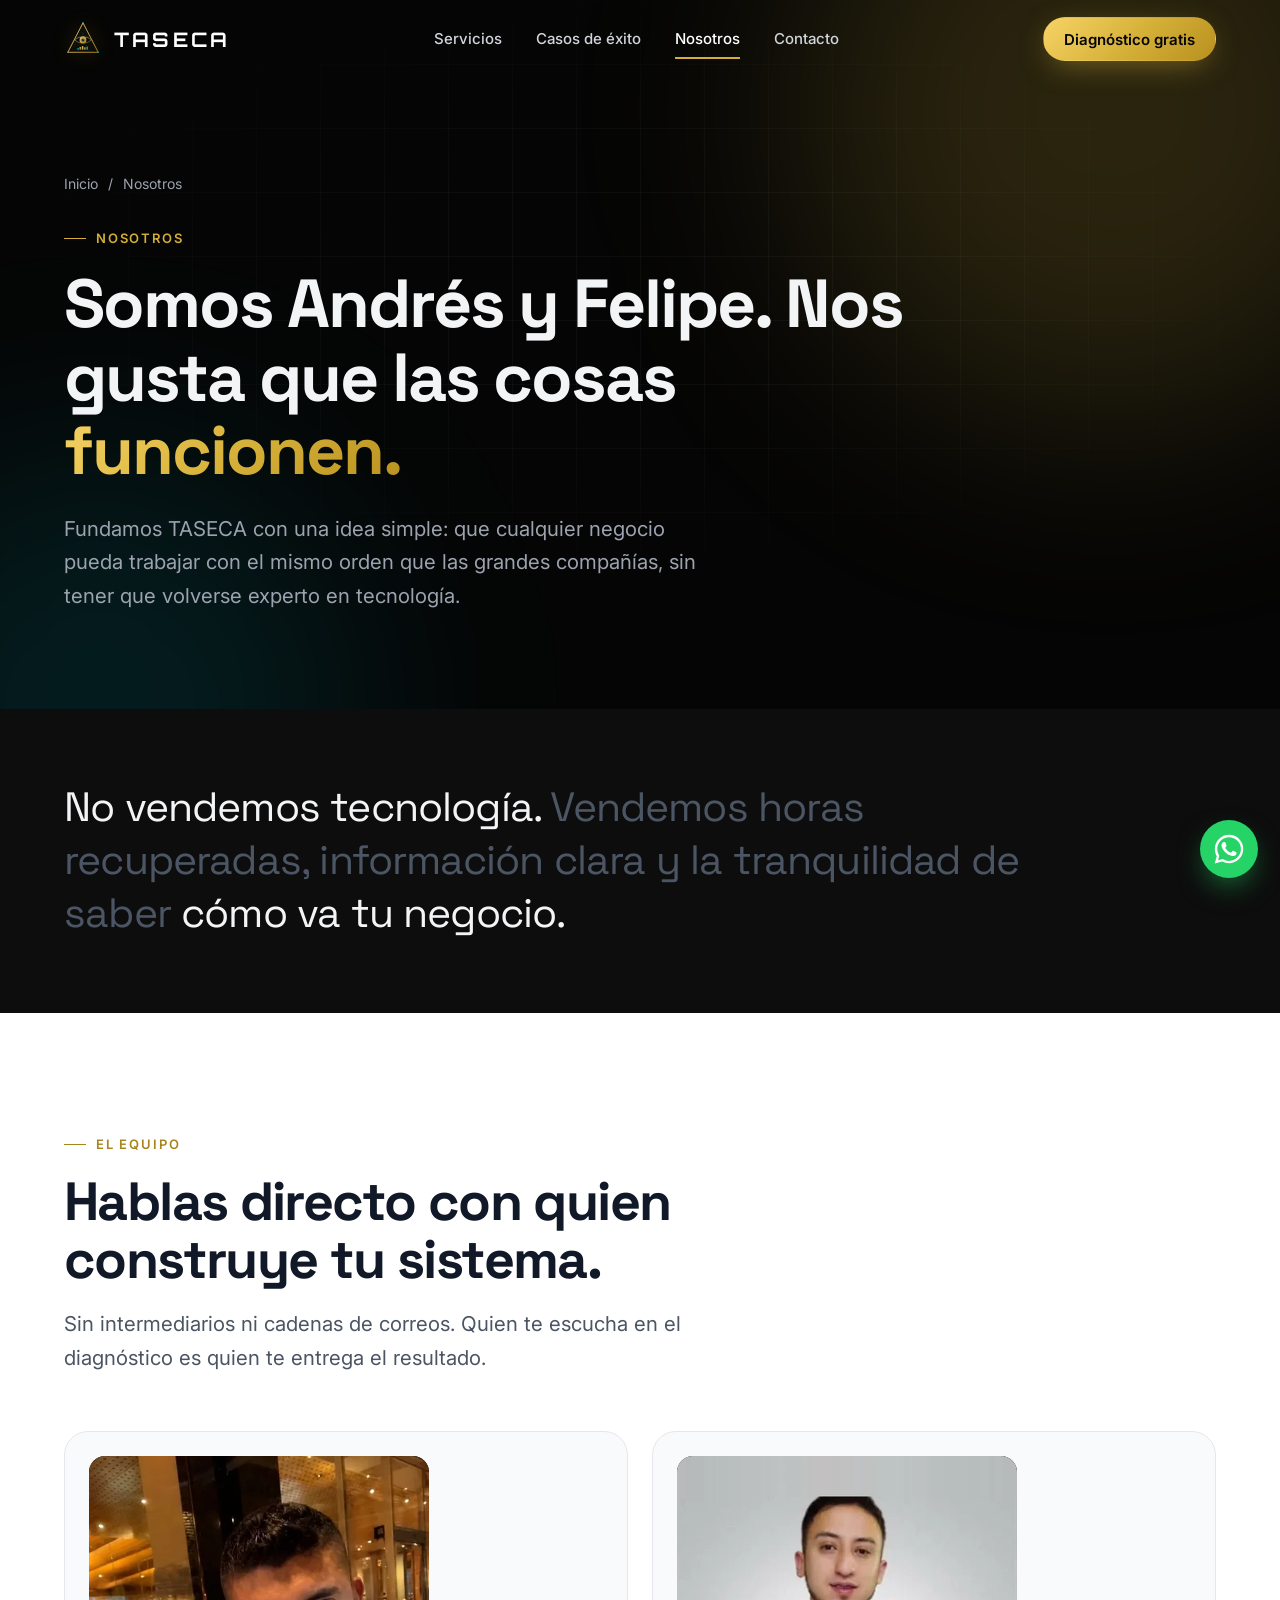
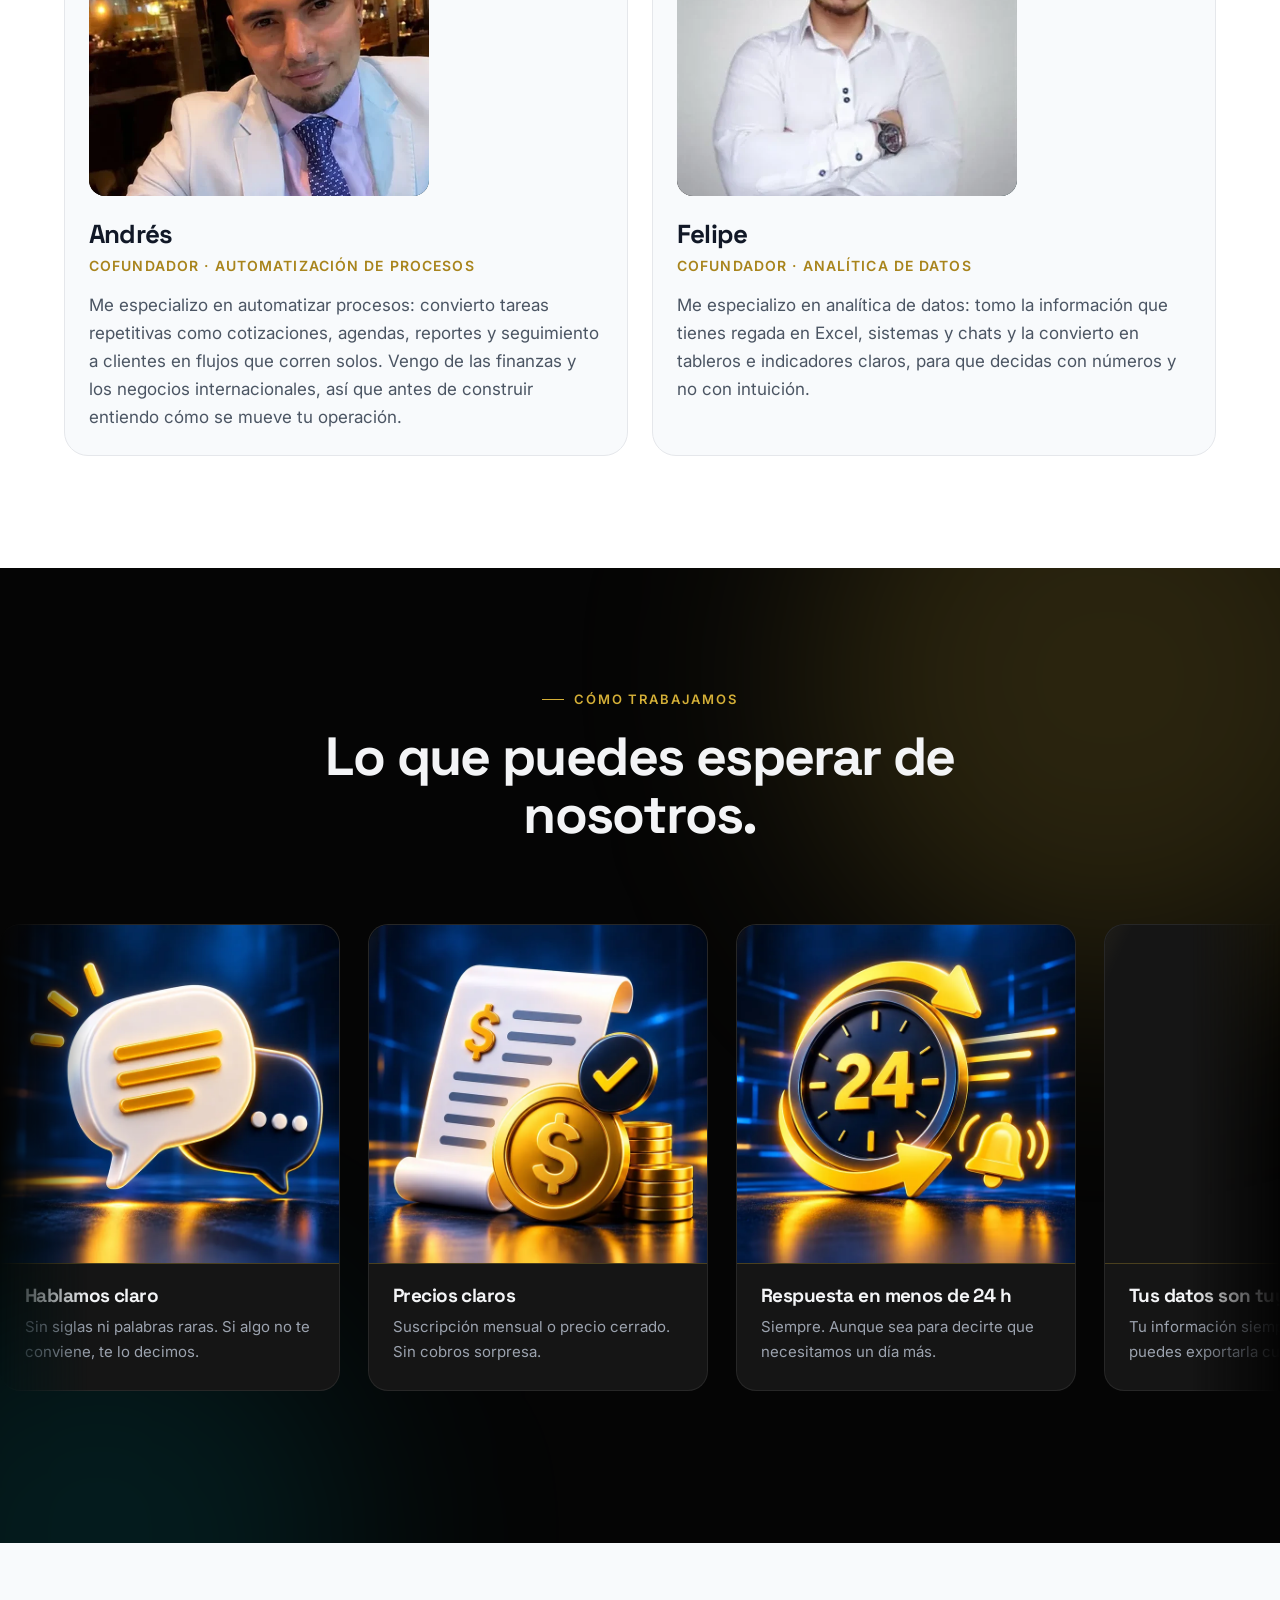
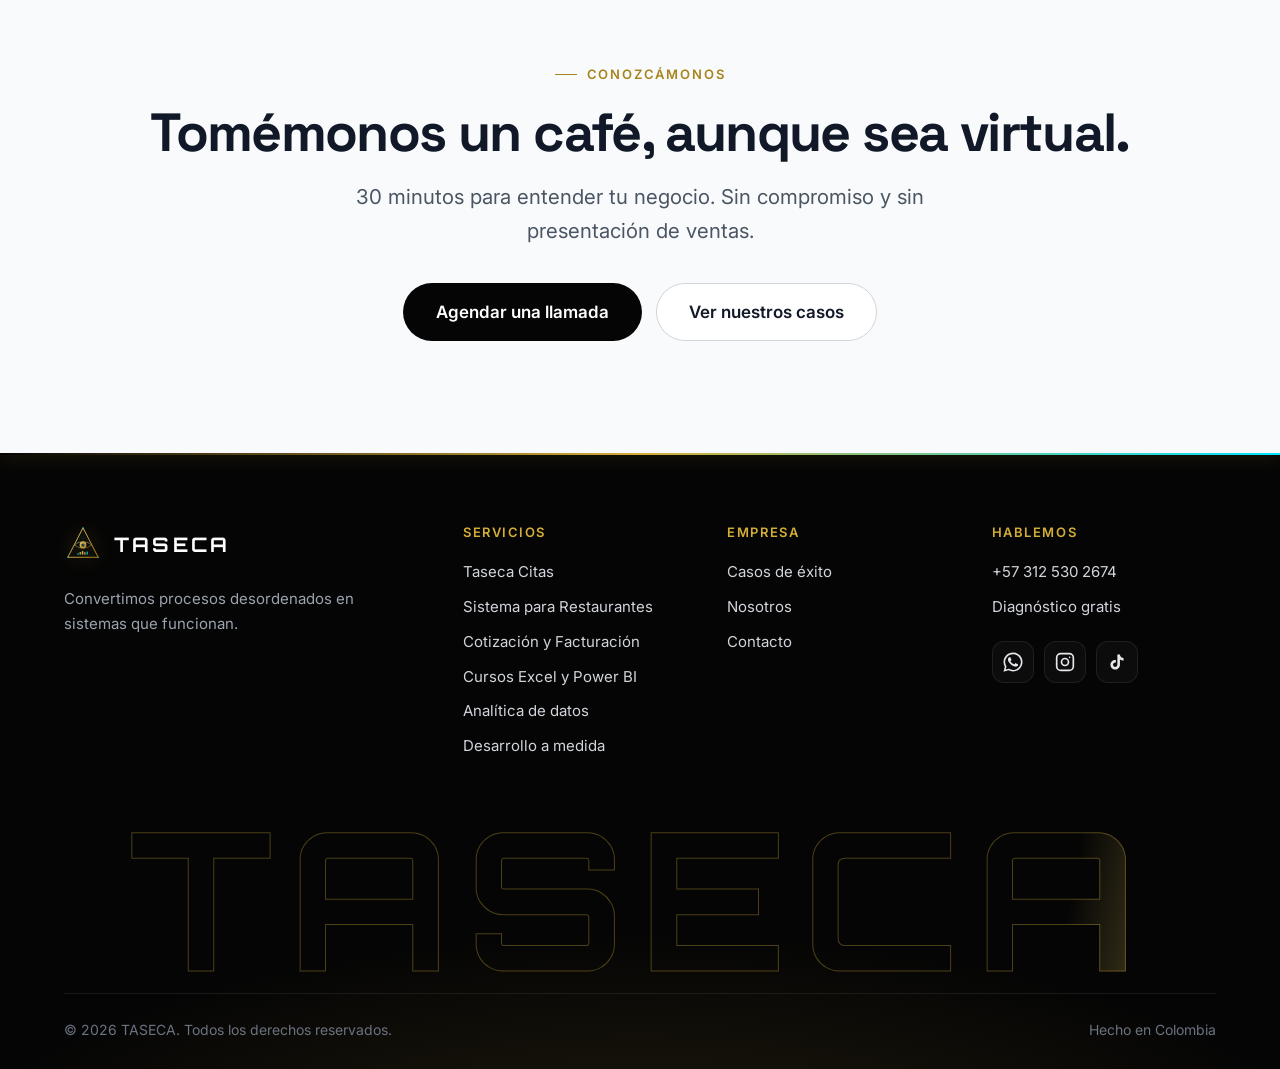
<file: nosotros.html>
<!doctype html>
<html lang="es" class="no-js">
<head>
<meta charset="utf-8">
<meta name="viewport" content="width=device-width, initial-scale=1">
<title>Nosotros — Andrés y Felipe · TASECA</title>
<meta name="description" content="Somos TASECA: un equipo pequeño que convierte procesos desordenados en sistemas que funcionan. Hablas directo con quien construye tu sistema.">
<meta name="theme-color" content="#050505">
<link rel="canonical" href="https://taseca.tech/nosotros.html">
<meta property="og:type" content="website">
<meta property="og:site_name" content="TASECA">
<meta property="og:title" content="Nosotros — Andrés y Felipe · TASECA">
<meta property="og:description" content="Somos TASECA: un equipo pequeño que convierte procesos desordenados en sistemas que funcionan. Hablas directo con quien construye tu sistema.">
<meta property="og:url" content="https://taseca.tech/nosotros.html">
<meta property="og:locale" content="es_CO">
<link rel="icon" href="favicon.ico" sizes="any">
<link rel="icon" href="favicon.svg" type="image/svg+xml">
<link rel="icon" type="image/png" sizes="32x32" href="favicon-32x32.png">
<link rel="apple-touch-icon" href="apple-touch-icon.png">
<link rel="preconnect" href="https://fonts.googleapis.com">
<link rel="preconnect" href="https://fonts.gstatic.com" crossorigin>
<link rel="stylesheet" href="https://fonts.googleapis.com/css2?family=Inter:wght@400;500;600;700&family=Space+Grotesk:wght@500;600;700&family=Orbitron:wght@700&display=swap">
<link rel="stylesheet" href="assets/css/styles.css">
</head>
<body>
<a class="skip-link" href="#main">Saltar al contenido</a>

<header class="site-header">
  <nav class="nav wrap" aria-label="Principal">
    <a class="brand" href="index.html" aria-label="TASECA, ir al inicio"><img src="assets/img/logo.svg" alt="" width="38" height="38">TASECA</a>
    <div class="nav-links">
      <a href="servicios.html">Servicios</a>
      <a href="casos-exito.html">Casos de éxito</a>
      <a href="nosotros.html" aria-current="page">Nosotros</a>
      <a href="contacto.html">Contacto</a>
      <a class="btn btn-gold nav-mobile-cta" href="contacto.html#diagnostico">Diagnóstico gratis</a>
    </div>
    <div class="nav-cta">
      <a class="btn btn-gold" href="contacto.html#diagnostico">Diagnóstico gratis</a>
    </div>
    <button class="nav-toggle" type="button" aria-label="Abrir menú" aria-expanded="false"><span></span></button>
  </nav>
</header>

<main id="main">

  <!-- ============ HERO ============ -->
  <section class="page-hero s-dark">
    <div class="glow-bg" aria-hidden="true"></div>
    <div class="grid-lines" aria-hidden="true"></div>
    <div class="wrap reveal">
      <nav class="breadcrumbs" aria-label="Ruta"><a href="index.html">Inicio</a><span aria-hidden="true">/</span><span>Nosotros</span></nav>
      <p class="eyebrow">Nosotros</p>
      <h1>Somos Andrés y Felipe. Nos gusta que las cosas <span class="gold-text">funcionen.</span></h1>
      <p class="lead">Fundamos TASECA con una idea simple: que cualquier negocio pueda trabajar con el mismo orden que las grandes compañías, sin tener que volverse experto en tecnología.</p>
    </div>
  </section>

  <!-- ============ MANIFIESTO (oscuro) ============ -->
  <section class="section-sm s-dark-2">
    <div class="wrap reveal">
      <p class="manifesto">No vendemos tecnología. <span>Vendemos horas recuperadas, información clara y la tranquilidad de saber</span> cómo va tu negocio.</p>
    </div>
  </section>

  <!-- ============ EQUIPO (claro) ============ -->
  <section class="section s-light">
    <div class="wrap">
      <div class="section-head reveal">
        <p class="eyebrow">El equipo</p>
        <h2 class="h2">Hablas directo con quien construye tu sistema.</h2>
        <p class="lead">Sin intermediarios ni cadenas de correos. Quien te escucha en el diagnóstico es quien te entrega el resultado.</p>
      </div>
      <div class="grid-2">
        <article class="person reveal">
          <div class="photo"><img src="assets/img/fundador-andres.webp" alt="Andrés, cofundador de TASECA" width="600" height="600" loading="lazy"></div>
          <h3>Andrés</h3>
          <span class="role">Cofundador · Automatización de procesos</span>
          <p>Me especializo en automatizar procesos: convierto tareas repetitivas como cotizaciones, agendas, reportes y seguimiento a clientes en flujos que corren solos. Vengo de las finanzas y los negocios internacionales, así que antes de construir entiendo cómo se mueve tu operación.</p>
        </article>
        <article class="person reveal" data-delay="1">
          <div class="photo"><img src="assets/img/fundador-felipe.webp" alt="Felipe, cofundador de TASECA" width="600" height="600" loading="lazy"></div>
          <h3>Felipe</h3>
          <span class="role">Cofundador · Analítica de datos</span>
          <p>Me especializo en analítica de datos: tomo la información que tienes regada en Excel, sistemas y chats y la convierto en tableros e indicadores claros, para que decidas con números y no con intuición.</p>
        </article>
      </div>
    </div>
  </section>

  <!-- ============ VALORES (oscuro) ============ -->
  <section class="section s-dark">
    <div class="glow-bg" aria-hidden="true"></div>
    <div class="wrap">
      <div class="section-head center reveal">
        <p class="eyebrow">Cómo trabajamos</p>
        <h2 class="h2">Lo que puedes esperar de nosotros.</h2>
      </div>
    </div>
    <div class="marquee reveal" data-marquee aria-label="Lo que puedes esperar de nosotros">
      <div class="marquee-track">
        <div class="feature feature-media marquee-card"><div class="feature-img-wrap"><img class="feature-img" src="assets/img/valor-hablamos-claro.webp" alt="Burbujas de conversación: hablamos claro" width="720" height="720" decoding="async"></div><h3>Hablamos claro</h3><p>Sin siglas ni palabras raras. Si algo no te conviene, te lo decimos.</p></div>
        <div class="feature feature-media marquee-card"><div class="feature-img-wrap"><img class="feature-img" src="assets/img/valor-precios.webp" alt="Recibo y monedas: precios claros" width="720" height="720" decoding="async"></div><h3>Precios claros</h3><p>Suscripción mensual o precio cerrado. Sin cobros sorpresa.</p></div>
        <div class="feature feature-media marquee-card"><div class="feature-img-wrap"><img class="feature-img" src="assets/img/valor-respuesta-24h.webp" alt="Reloj de 24 horas: respuesta rápida" width="720" height="720" decoding="async"></div><h3>Respuesta en menos de 24 h</h3><p>Siempre. Aunque sea para decirte que necesitamos un día más.</p></div>
        <div class="feature feature-media marquee-card"><div class="feature-img-wrap"><img class="feature-img" src="assets/img/valor-datos.webp" alt="Carpeta con escudo y candado: tus datos son tuyos" width="720" height="720" decoding="async"></div><h3>Tus datos son tuyos</h3><p>Tu información siempre te pertenece y puedes exportarla cuando quieras.</p></div>
      </div>
    </div>
  </section>

  <!-- ============ CTA ============ -->
  <section class="section s-soft">
    <div class="wrap center reveal">
      <p class="eyebrow">Conozcámonos</p>
      <h2 class="h2">Tomémonos un café, aunque sea virtual.</h2>
      <p class="lead" style="margin-bottom: 36px">30 minutos para entender tu negocio. Sin compromiso y sin presentación de ventas.</p>
      <div class="btn-row">
        <a class="btn btn-dark btn-lg" href="contacto.html#diagnostico">Agendar una llamada</a>
        <a class="btn btn-outline btn-lg" href="casos-exito.html">Ver nuestros casos</a>
      </div>
    </div>
  </section>
</main>

<footer class="site-footer">
  <canvas class="footer-canvas" aria-hidden="true"></canvas>
  <div class="wrap footer-inner">
    <div class="footer-grid">
      <div class="footer-brand">
        <a class="brand" href="index.html"><img src="assets/img/logo.svg" alt="" width="38" height="38">TASECA</a>
        <p>Convertimos procesos desordenados en sistemas que funcionan.</p>
      </div>
      <div class="footer-col">
        <h4>Servicios</h4>
        <a href="servicios.html#citas">Taseca Citas</a>
        <a href="servicios.html#restaurantes">Sistema para Restaurantes</a>
        <a href="servicios.html#cotizacion">Cotización y Facturación</a>
        <a href="servicios.html#cursos">Cursos Excel y Power BI</a>
        <a href="servicios.html#analitica">Analítica de datos</a>
        <a href="servicios.html#software">Desarrollo a medida</a>
      </div>
      <div class="footer-col">
        <h4>Empresa</h4>
        <a href="casos-exito.html">Casos de éxito</a>
        <a href="nosotros.html">Nosotros</a>
        <a href="contacto.html">Contacto</a>
      </div>
      <div class="footer-col">
        <h4>Hablemos</h4>
        <a href="https://wa.me/573125302674" target="_blank" rel="noopener">+57 312 530 2674</a>
        <a href="contacto.html#diagnostico">Diagnóstico gratis</a>
        <div class="socials">
          <a class="social wa" href="https://wa.me/573125302674" target="_blank" rel="noopener" aria-label="WhatsApp"><svg viewBox="0 0 24 24" fill="currentColor" aria-hidden="true"><path d="M17.47 14.38c-.3-.15-1.76-.87-2.03-.97-.27-.1-.47-.15-.67.15-.2.3-.77.97-.94 1.17-.17.2-.35.22-.65.07-.3-.15-1.26-.46-2.4-1.48-.89-.79-1.49-1.77-1.66-2.07-.17-.3-.02-.46.13-.61.13-.13.3-.35.45-.52.15-.17.2-.3.3-.5.1-.2.05-.37-.02-.52-.07-.15-.67-1.62-.92-2.22-.24-.58-.49-.5-.67-.51h-.57c-.2 0-.52.07-.8.37-.27.3-1.04 1.02-1.04 2.48 0 1.46 1.07 2.88 1.22 3.08.15.2 2.1 3.2 5.08 4.49.71.31 1.26.49 1.69.63.71.23 1.36.2 1.87.12.57-.08 1.76-.72 2.01-1.42.25-.7.25-1.29.17-1.42-.07-.12-.27-.2-.57-.35zM12.05 21.5h-.01a9.44 9.44 0 0 1-4.81-1.32l-.35-.21-3.58.94.96-3.49-.23-.36a9.42 9.42 0 0 1-1.44-5.03c0-5.21 4.24-9.45 9.46-9.45 2.53 0 4.9.99 6.69 2.78a9.4 9.4 0 0 1 2.77 6.68c0 5.21-4.24 9.46-9.46 9.46zm8.05-17.51A11.32 11.32 0 0 0 12.05.66C5.77.66.66 5.77.66 12.05c0 2 .52 3.96 1.52 5.69L.57 23.6l6-1.57a11.36 11.36 0 0 0 5.44 1.39h.01c6.28 0 11.39-5.11 11.39-11.39 0-3.04-1.18-5.9-3.33-8.05z"/></svg></a>
          <a class="social ig" href="https://www.instagram.com/taseca.tech" target="_blank" rel="noopener" aria-label="Instagram @taseca.tech"><svg viewBox="0 0 24 24" fill="none" stroke="currentColor" stroke-width="2" stroke-linecap="round" stroke-linejoin="round" aria-hidden="true"><rect x="2" y="2" width="20" height="20" rx="5"/><circle cx="12" cy="12" r="4.2"/><circle cx="17.6" cy="6.4" r="1" fill="currentColor" stroke="none"/></svg></a>
          <a class="social tt" href="https://www.tiktok.com/@taseca.tech" target="_blank" rel="noopener" aria-label="TikTok @taseca.tech"><svg viewBox="0 0 24 24" fill="currentColor" aria-hidden="true"><path d="M16.6 5.82A4.28 4.28 0 0 1 15.54 3h-3.09v12.4a2.59 2.59 0 0 1-2.59 2.5c-1.42 0-2.6-1.16-2.6-2.6 0-1.72 1.66-3.01 3.37-2.48V9.66c-3.45-.46-6.47 2.22-6.47 5.64 0 3.33 2.76 5.7 5.69 5.7 3.14 0 5.69-2.55 5.69-5.7V9.01a7.35 7.35 0 0 0 4.3 1.38V7.3s-1.88.09-3.24-1.48z"/></svg></a>
        </div>
      </div>
    </div>
    <div class="footer-wordmark" aria-hidden="true">TASECA</div>
    <div class="footer-bottom">
      <span>© <span data-year>2026</span> TASECA. Todos los derechos reservados.</span>
      <span>Hecho en Colombia</span>
    </div>
  </div>
</footer>

<a class="wa-float" href="https://wa.me/573125302674" target="_blank" rel="noopener" aria-label="Escríbenos por WhatsApp">
  <svg viewBox="0 0 24 24" fill="currentColor" aria-hidden="true"><path d="M17.47 14.38c-.3-.15-1.76-.87-2.03-.97-.27-.1-.47-.15-.67.15-.2.3-.77.97-.94 1.17-.17.2-.35.22-.65.07-.3-.15-1.26-.46-2.4-1.48-.89-.79-1.49-1.77-1.66-2.07-.17-.3-.02-.46.13-.61.13-.13.3-.35.45-.52.15-.17.2-.3.3-.5.1-.2.05-.37-.02-.52-.07-.15-.67-1.62-.92-2.22-.24-.58-.49-.5-.67-.51h-.57c-.2 0-.52.07-.8.37-.27.3-1.04 1.02-1.04 2.48 0 1.46 1.07 2.88 1.22 3.08.15.2 2.1 3.2 5.08 4.49.71.31 1.26.49 1.69.63.71.23 1.36.2 1.87.12.57-.08 1.76-.72 2.01-1.42.25-.7.25-1.29.17-1.42-.07-.12-.27-.2-.57-.35zM12.05 21.5h-.01a9.44 9.44 0 0 1-4.81-1.32l-.35-.21-3.58.94.96-3.49-.23-.36a9.42 9.42 0 0 1-1.44-5.03c0-5.21 4.24-9.45 9.46-9.45 2.53 0 4.9.99 6.69 2.78a9.4 9.4 0 0 1 2.77 6.68c0 5.21-4.24 9.46-9.46 9.46zm8.05-17.51A11.32 11.32 0 0 0 12.05.66C5.77.66.66 5.77.66 12.05c0 2 .52 3.96 1.52 5.69L.57 23.6l6-1.57a11.36 11.36 0 0 0 5.44 1.39h.01c6.28 0 11.39-5.11 11.39-11.39 0-3.04-1.18-5.9-3.33-8.05z"/></svg>
</a>

<script src="assets/js/main.js" defer></script>
</body>
</html>
</file>
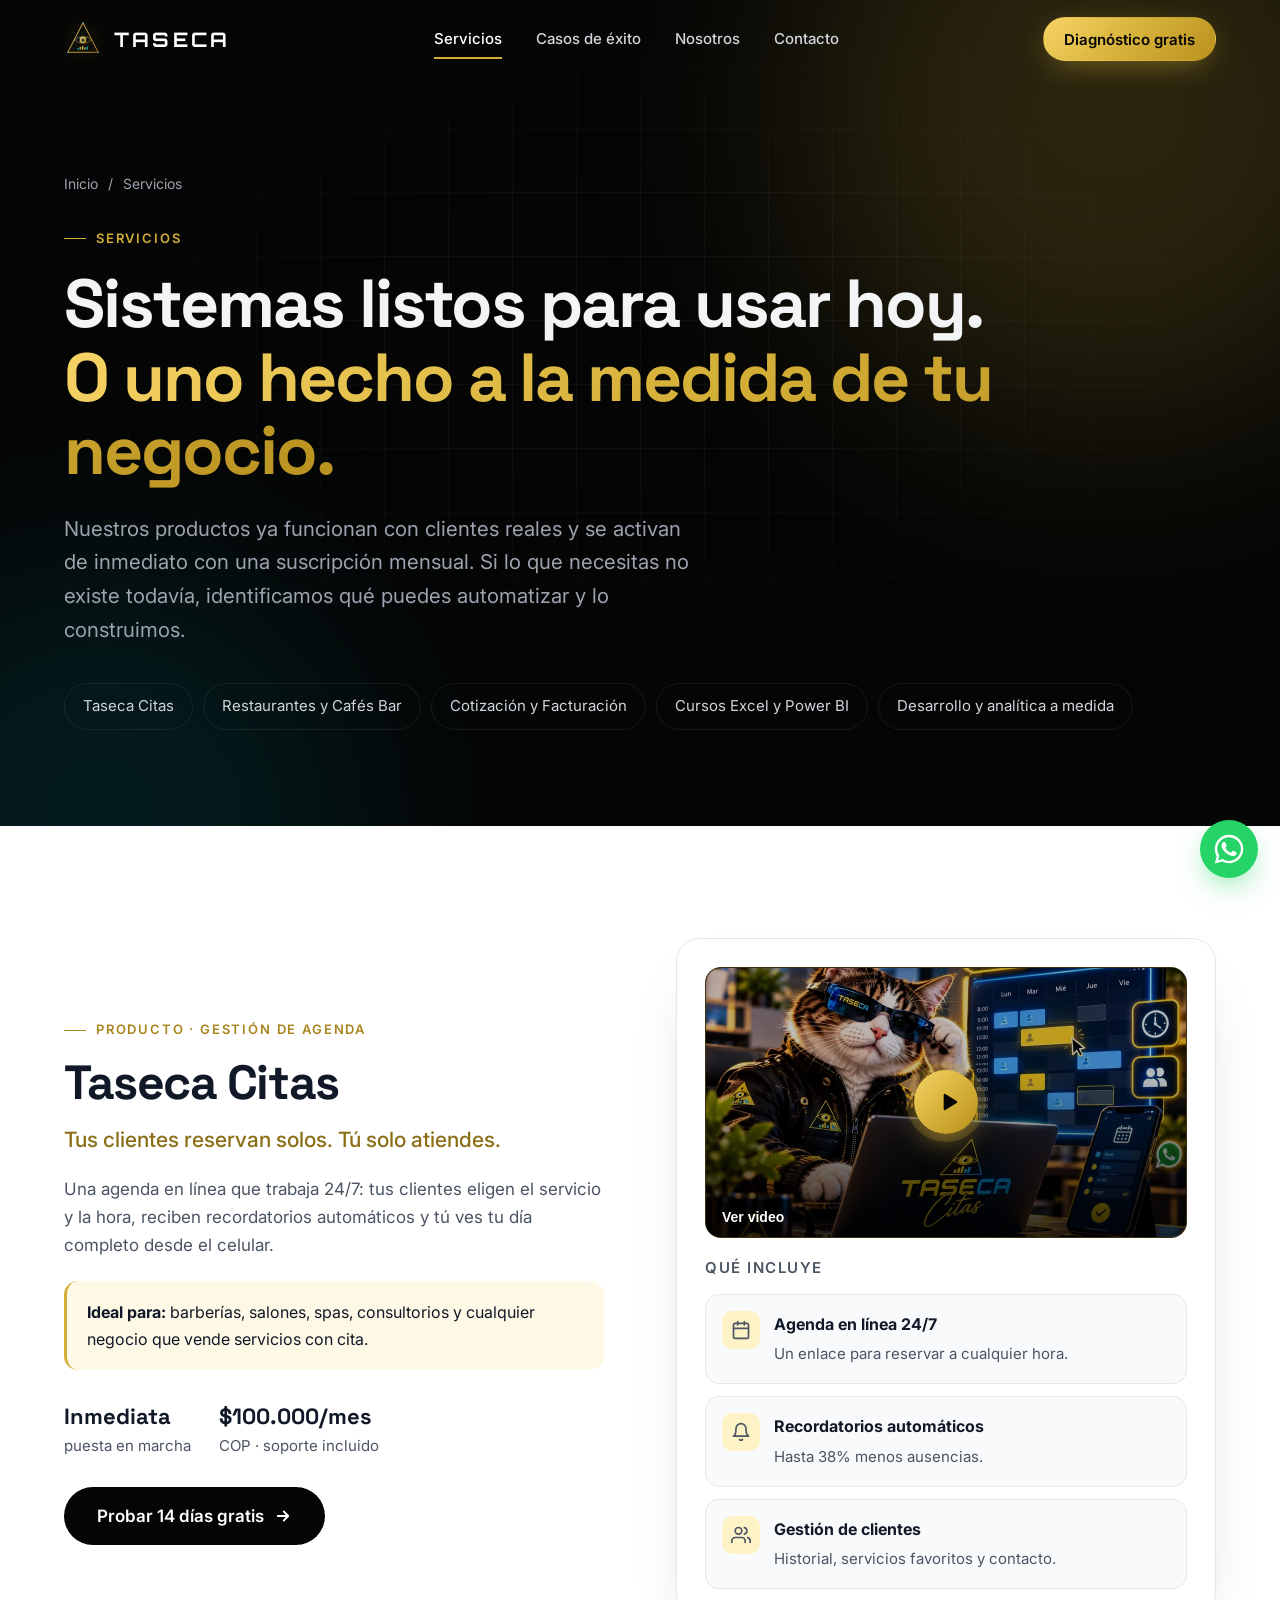
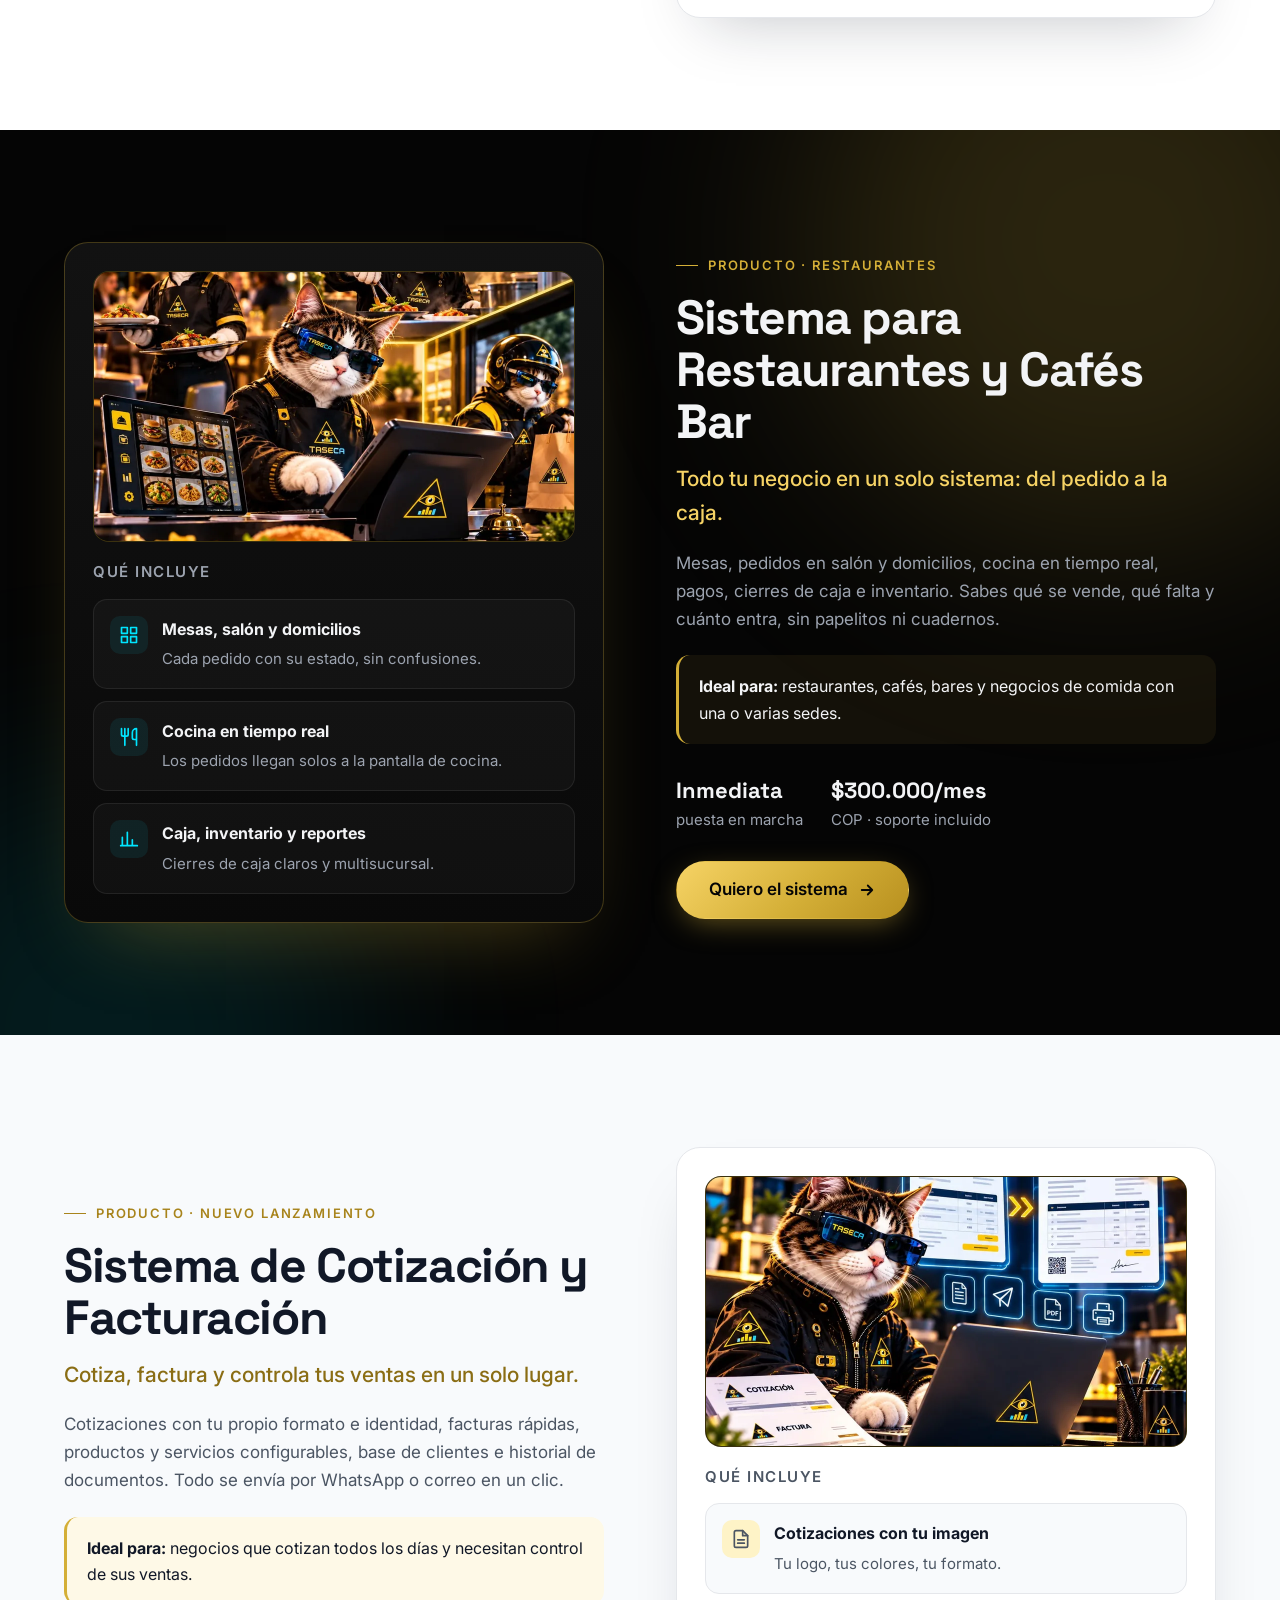
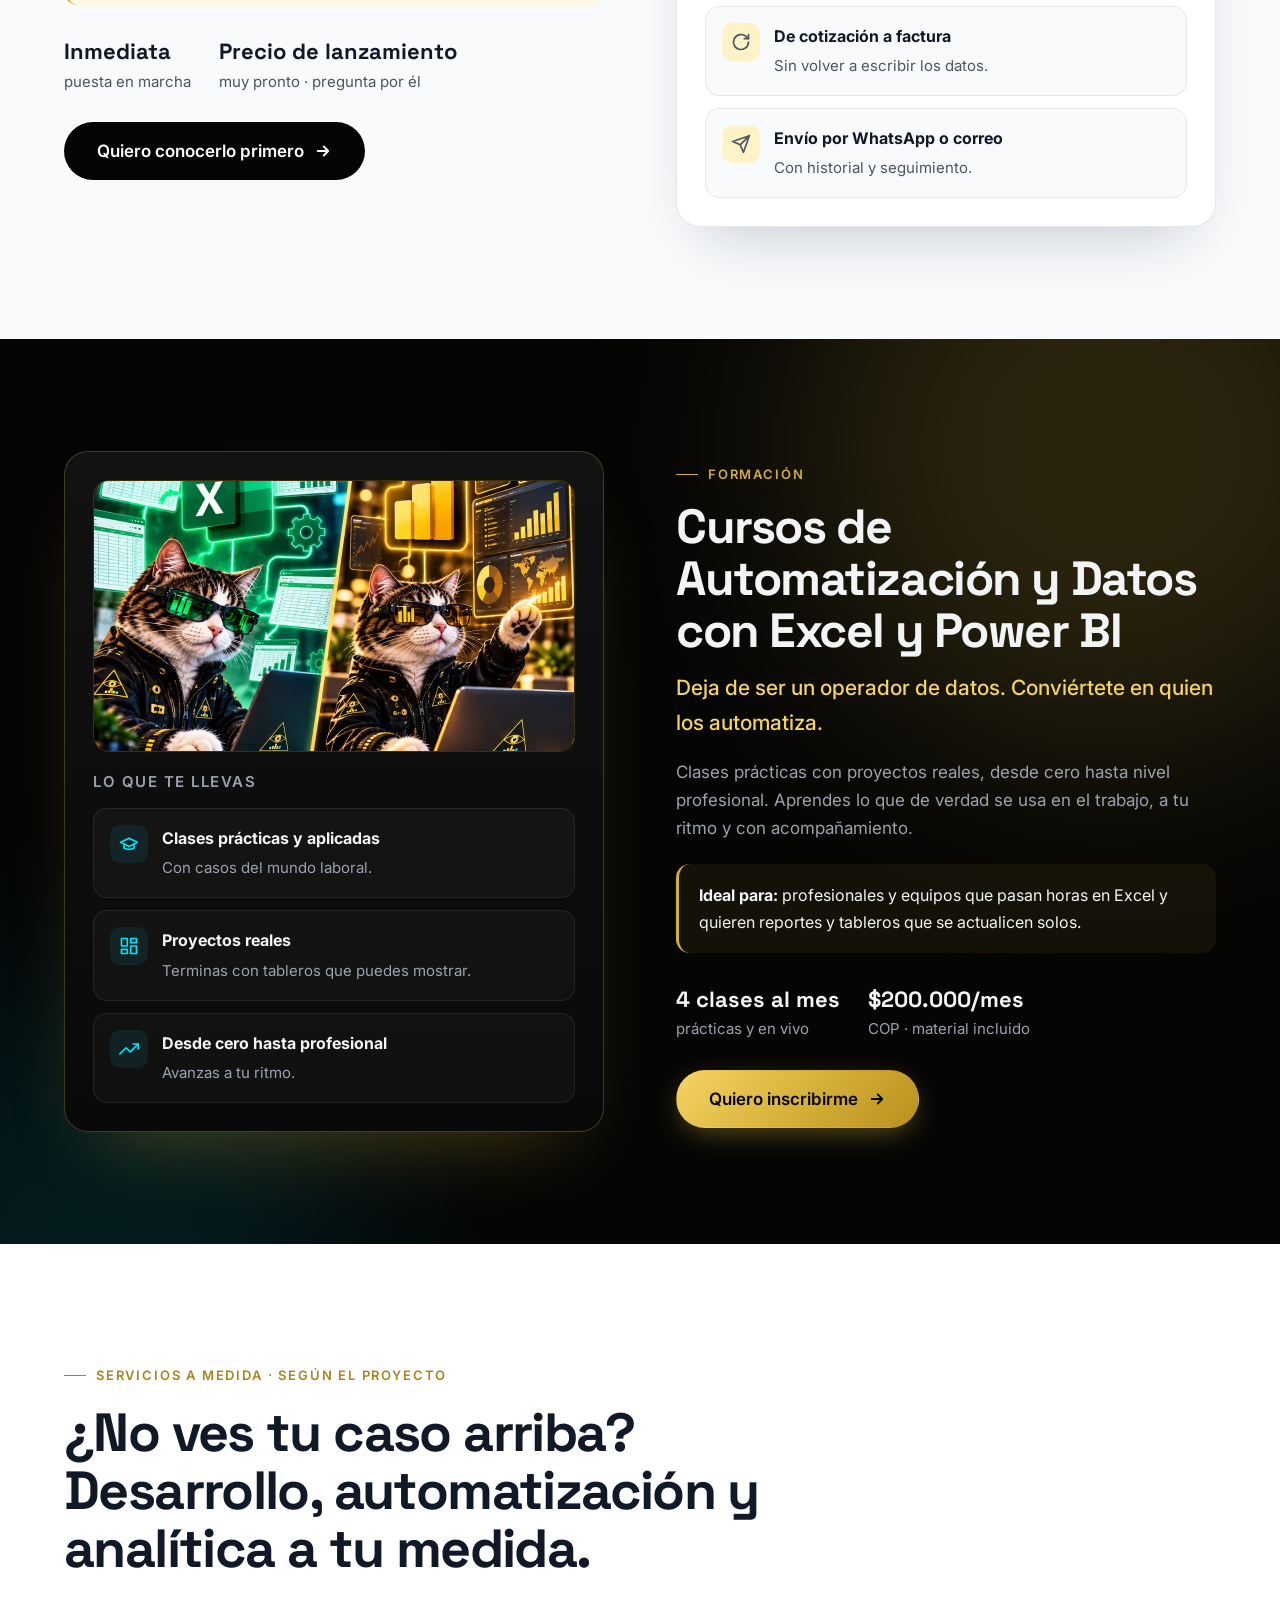
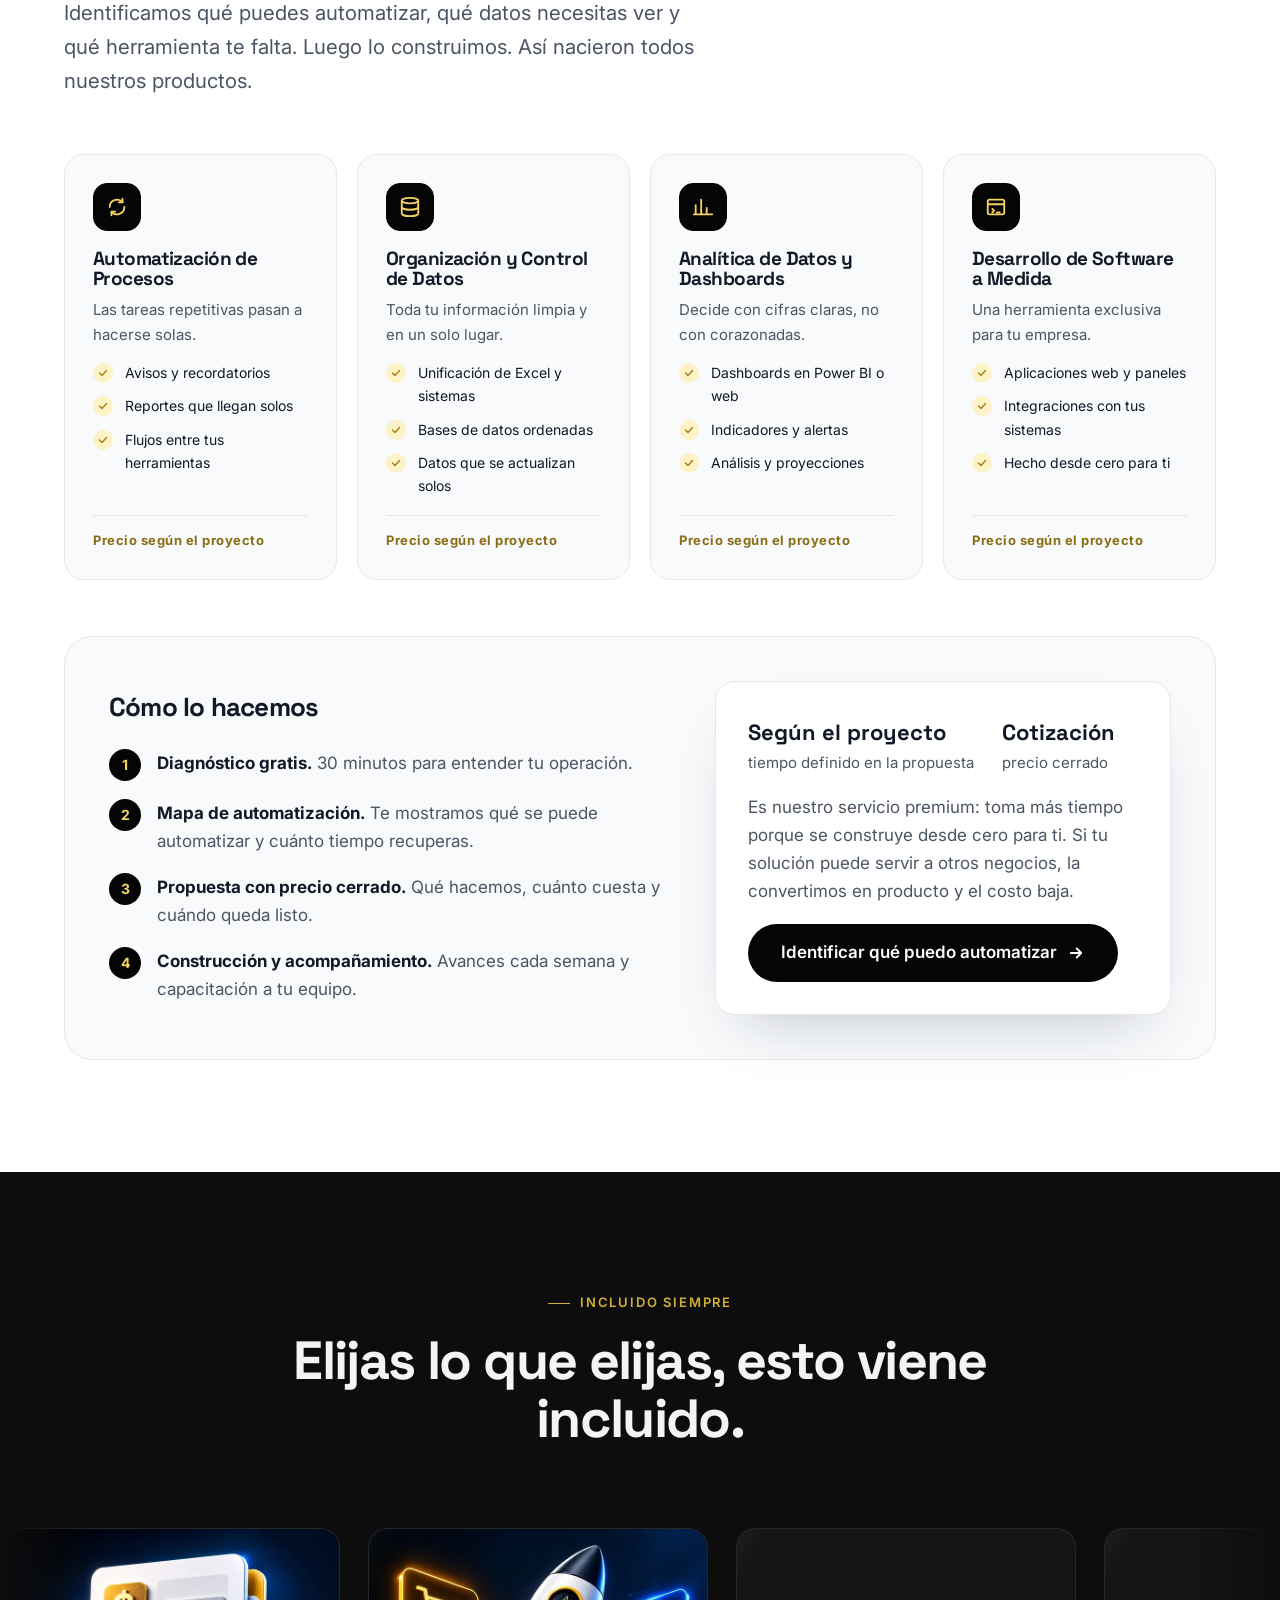
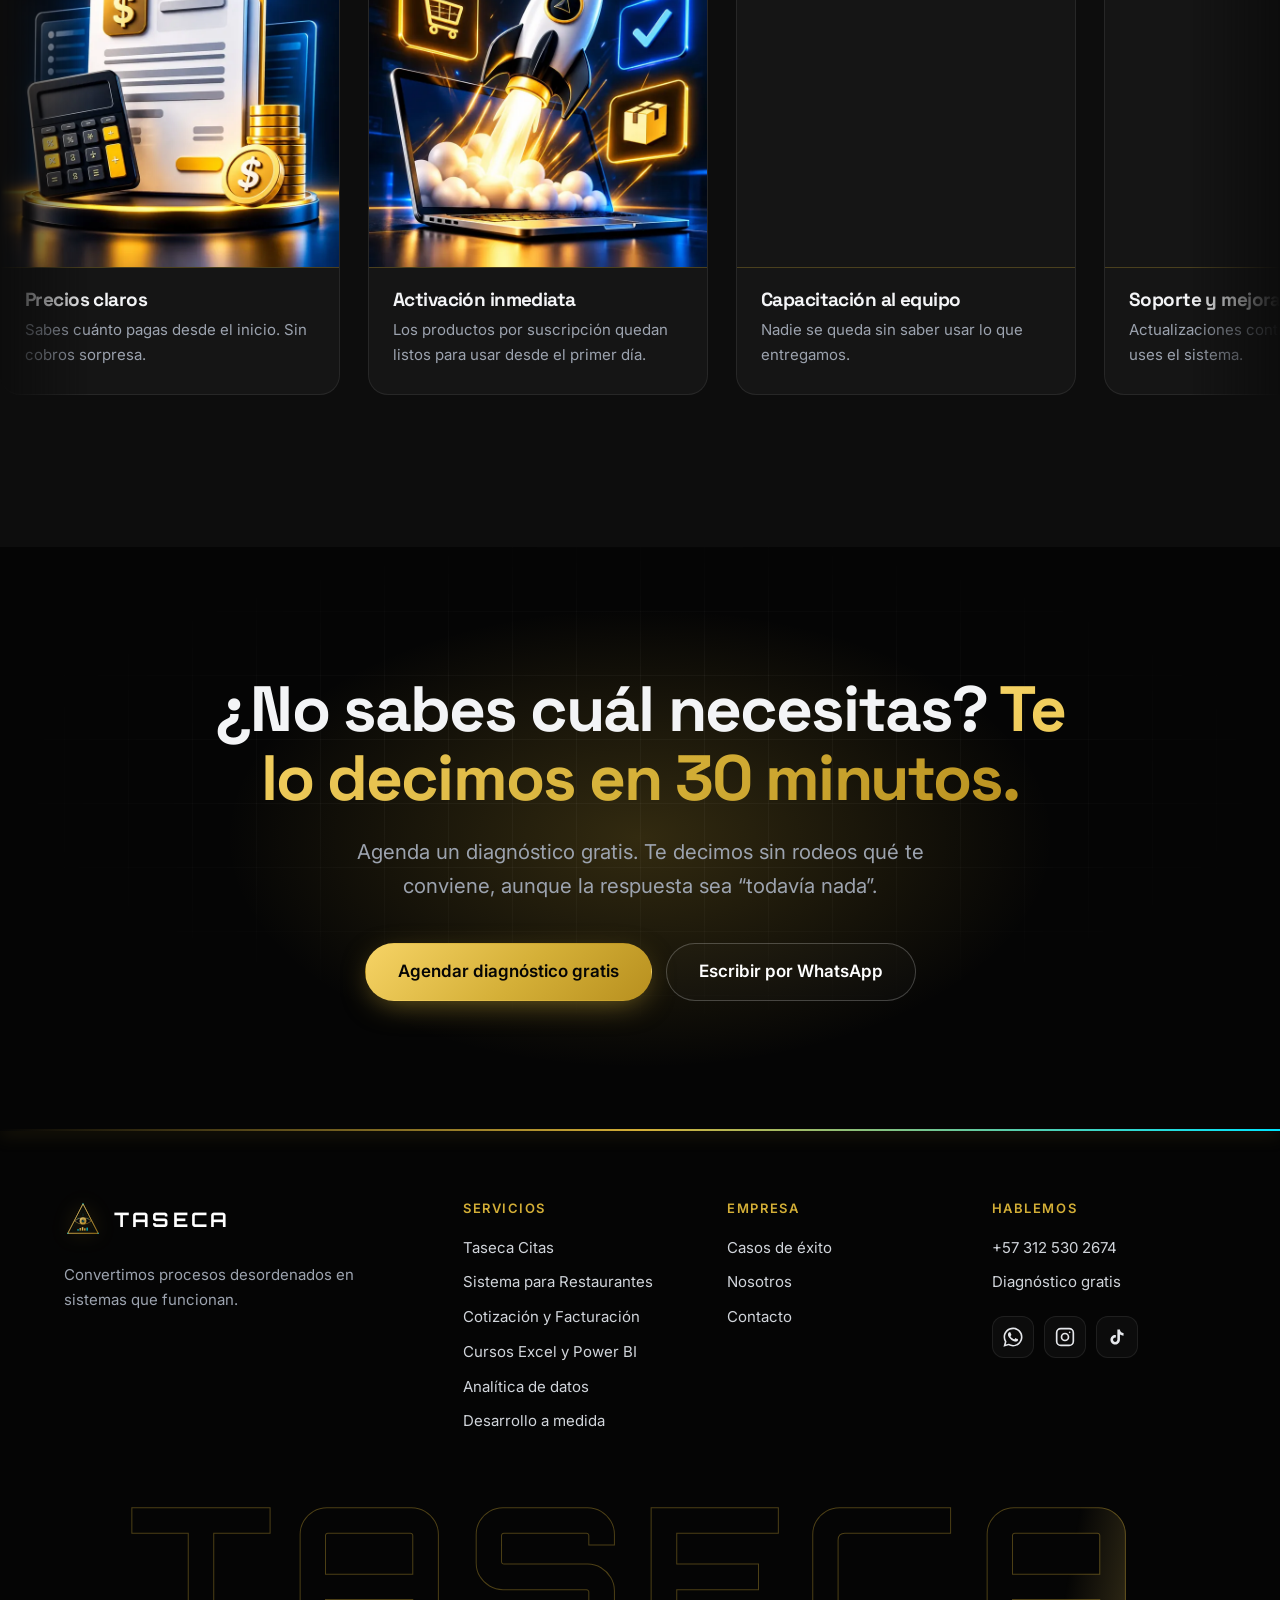
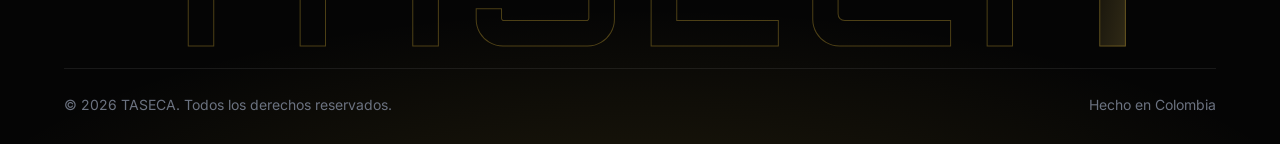
<file: servicios.html>
<!doctype html>
<html lang="es" class="no-js">
<head>
<meta charset="utf-8">
<meta name="viewport" content="width=device-width, initial-scale=1">
<title>Servicios y productos — Taseca Citas, Restaurantes, Cotización y Cursos · TASECA</title>
<meta name="description" content="Productos listos con activación inmediata y servicios a medida de desarrollo de software, automatización y analítica de datos según tu proyecto.">
<meta name="theme-color" content="#050505">
<link rel="canonical" href="https://taseca.tech/servicios.html">
<meta property="og:type" content="website">
<meta property="og:site_name" content="TASECA">
<meta property="og:title" content="Servicios y productos — Taseca Citas, Restaurantes, Cotización y Cursos · TASECA">
<meta property="og:description" content="Productos listos con activación inmediata y servicios a medida de desarrollo de software, automatización y analítica de datos según tu proyecto.">
<meta property="og:url" content="https://taseca.tech/servicios.html">
<meta property="og:locale" content="es_CO">
<link rel="icon" href="favicon.ico" sizes="any">
<link rel="icon" href="favicon.svg" type="image/svg+xml">
<link rel="icon" type="image/png" sizes="32x32" href="favicon-32x32.png">
<link rel="apple-touch-icon" href="apple-touch-icon.png">
<link rel="preconnect" href="https://fonts.googleapis.com">
<link rel="preconnect" href="https://fonts.gstatic.com" crossorigin>
<link rel="stylesheet" href="https://fonts.googleapis.com/css2?family=Inter:wght@400;500;600;700&family=Space+Grotesk:wght@500;600;700&family=Orbitron:wght@700&display=swap">
<link rel="stylesheet" href="assets/css/styles.css">
</head>
<body>
<a class="skip-link" href="#main">Saltar al contenido</a>

<header class="site-header">
  <nav class="nav wrap" aria-label="Principal">
    <a class="brand" href="index.html" aria-label="TASECA, ir al inicio"><img src="assets/img/logo.svg" alt="" width="38" height="38">TASECA</a>
    <div class="nav-links">
      <a href="servicios.html" aria-current="page">Servicios</a>
      <a href="casos-exito.html">Casos de éxito</a>
      <a href="nosotros.html">Nosotros</a>
      <a href="contacto.html">Contacto</a>
      <a class="btn btn-gold nav-mobile-cta" href="contacto.html#diagnostico">Diagnóstico gratis</a>
    </div>
    <div class="nav-cta">
      <a class="btn btn-gold" href="contacto.html#diagnostico">Diagnóstico gratis</a>
    </div>
    <button class="nav-toggle" type="button" aria-label="Abrir menú" aria-expanded="false"><span></span></button>
  </nav>
</header>

<main id="main">

  <!-- ============ HERO ============ -->
  <section class="page-hero s-dark">
    <div class="glow-bg" aria-hidden="true"></div>
    <div class="grid-lines" aria-hidden="true"></div>
    <div class="wrap reveal">
      <nav class="breadcrumbs" aria-label="Ruta"><a href="index.html">Inicio</a><span aria-hidden="true">/</span><span>Servicios</span></nav>
      <p class="eyebrow">Servicios</p>
      <h1>Sistemas listos para usar hoy. <span class="gold-text">O uno hecho a la medida de tu negocio.</span></h1>
      <p class="lead">Nuestros productos ya funcionan con clientes reales y se activan de inmediato con una suscripción mensual. Si lo que necesitas no existe todavía, identificamos qué puedes automatizar y lo construimos.</p>
      <div class="anchor-pills">
        <a href="#citas">Taseca Citas</a>
        <a href="#restaurantes">Restaurantes y Cafés Bar</a>
        <a href="#cotizacion">Cotización y Facturación</a>
        <a href="#cursos">Cursos Excel y Power BI</a>
        <a href="#a-medida">Desarrollo y analítica a medida</a>
      </div>
    </div>
  </section>

  <!-- ============ TASECA CITAS (claro) ============ -->
  <section class="section s-light">
    <div class="wrap">
      <div id="citas" class="service-detail">
        <div class="reveal">
          <p class="eyebrow">Producto · Gestión de agenda</p>
          <h2>Taseca Citas</h2>
          <p class="promise">Tus clientes reservan solos. Tú solo atiendes.</p>
          <p class="muted">Una agenda en línea que trabaja 24/7: tus clientes eligen el servicio y la hora, reciben recordatorios automáticos y tú ves tu día completo desde el celular.</p>
          <div class="ideal"><strong>Ideal para:</strong> barberías, salones, spas, consultorios y cualquier negocio que vende servicios con cita.</div>
          <div class="sd-meta">
            <div><strong>Inmediata</strong><span>puesta en marcha</span></div>
            <div><strong>$100.000/mes</strong><span>COP · soporte incluido</span></div>
          </div>
          <a class="btn btn-dark btn-lg" href="contacto.html?servicio=citas#diagnostico">Probar 14 días gratis
            <svg viewBox="0 0 24 24" fill="none" stroke="currentColor" stroke-width="2.4" stroke-linecap="round" stroke-linejoin="round" aria-hidden="true"><path d="M5 12h14M13 6l6 6-6 6"/></svg></a>
        </div>
        <div class="sd-visual reveal" data-delay="1">
          <div class="video" data-youtube="afkYH4AAQLQ" data-title="Taseca Citas en acción" data-poster="assets/img/producto-citas.webp"></div>
          <h3>Qué incluye</h3>
          <div class="example"><span class="example-icon"><svg viewBox="0 0 24 24" fill="none" stroke="currentColor" stroke-width="2" stroke-linecap="round" stroke-linejoin="round" aria-hidden="true"><rect x="3" y="4" width="18" height="18" rx="2"/><path d="M16 2v4M8 2v4M3 10h18"/></svg></span><div><strong>Agenda en línea 24/7</strong><span>Un enlace para reservar a cualquier hora.</span></div></div>
          <div class="example"><span class="example-icon"><svg viewBox="0 0 24 24" fill="none" stroke="currentColor" stroke-width="2" stroke-linecap="round" stroke-linejoin="round" aria-hidden="true"><path d="M18 8A6 6 0 0 0 6 8c0 7-3 9-3 9h18s-3-2-3-9M13.7 21a2 2 0 0 1-3.4 0"/></svg></span><div><strong>Recordatorios automáticos</strong><span>Hasta 38% menos ausencias.</span></div></div>
          <div class="example"><span class="example-icon"><svg viewBox="0 0 24 24" fill="none" stroke="currentColor" stroke-width="2" stroke-linecap="round" stroke-linejoin="round" aria-hidden="true"><path d="M17 21v-2a4 4 0 0 0-4-4H5a4 4 0 0 0-4 4v2"/><circle cx="9" cy="7" r="4"/><path d="M23 21v-2a4 4 0 0 0-3-3.9M16 3.1a4 4 0 0 1 0 7.8"/></svg></span><div><strong>Gestión de clientes</strong><span>Historial, servicios favoritos y contacto.</span></div></div>
        </div>
      </div>
    </div>
  </section>

  <!-- ============ RESTAURANTES (oscuro) ============ -->
  <section class="section s-dark">
    <div class="glow-bg" aria-hidden="true"></div>
    <div class="wrap">
      <div id="restaurantes" class="service-detail reverse">
        <div class="reveal">
          <p class="eyebrow">Producto · Restaurantes</p>
          <h2>Sistema para Restaurantes y Cafés Bar</h2>
          <p class="promise">Todo tu negocio en un solo sistema: del pedido a la caja.</p>
          <p class="muted">Mesas, pedidos en salón y domicilios, cocina en tiempo real, pagos, cierres de caja e inventario. Sabes qué se vende, qué falta y cuánto entra, sin papelitos ni cuadernos.</p>
          <div class="ideal"><strong>Ideal para:</strong> restaurantes, cafés, bares y negocios de comida con una o varias sedes.</div>
          <div class="sd-meta">
            <div><strong>Inmediata</strong><span>puesta en marcha</span></div>
            <div><strong>$300.000/mes</strong><span>COP · soporte incluido</span></div>
          </div>
          <a class="btn btn-gold btn-lg" href="contacto.html?servicio=restaurantes#diagnostico">Quiero el sistema
            <svg viewBox="0 0 24 24" fill="none" stroke="currentColor" stroke-width="2.4" stroke-linecap="round" stroke-linejoin="round" aria-hidden="true"><path d="M5 12h14M13 6l6 6-6 6"/></svg></a>
        </div>
        <div class="sd-visual reveal" data-delay="1">
          <div class="video" data-youtube="" data-title="Sistema para Restaurantes y Cafés Bar" data-poster="assets/img/producto-restaurantes.webp"></div>
          <h3>Qué incluye</h3>
          <div class="example"><span class="example-icon"><svg viewBox="0 0 24 24" fill="none" stroke="currentColor" stroke-width="2" stroke-linecap="round" stroke-linejoin="round" aria-hidden="true"><rect x="3" y="3" width="7" height="7"/><rect x="14" y="3" width="7" height="7"/><rect x="14" y="14" width="7" height="7"/><rect x="3" y="14" width="7" height="7"/></svg></span><div><strong>Mesas, salón y domicilios</strong><span>Cada pedido con su estado, sin confusiones.</span></div></div>
          <div class="example"><span class="example-icon"><svg viewBox="0 0 24 24" fill="none" stroke="currentColor" stroke-width="2" stroke-linecap="round" stroke-linejoin="round" aria-hidden="true"><path d="M3 2v7c0 1.1.9 2 2 2h4a2 2 0 0 0 2-2V2M7 2v20M21 15V2a5 5 0 0 0-5 5v6c0 1.1.9 2 2 2h3zm0 0v7"/></svg></span><div><strong>Cocina en tiempo real</strong><span>Los pedidos llegan solos a la pantalla de cocina.</span></div></div>
          <div class="example"><span class="example-icon"><svg viewBox="0 0 24 24" fill="none" stroke="currentColor" stroke-width="2" stroke-linecap="round" stroke-linejoin="round" aria-hidden="true"><path d="M4 20V10M10 20V4M16 20v-7M22 20H2"/></svg></span><div><strong>Caja, inventario y reportes</strong><span>Cierres de caja claros y multisucursal.</span></div></div>
        </div>
      </div>
    </div>
  </section>

  <!-- ============ COTIZACIÓN (gris claro) ============ -->
  <section class="section s-soft">
    <div class="wrap">
      <div id="cotizacion" class="service-detail">
        <div class="reveal">
          <p class="eyebrow">Producto · Nuevo lanzamiento</p>
          <h2>Sistema de Cotización y Facturación</h2>
          <p class="promise">Cotiza, factura y controla tus ventas en un solo lugar.</p>
          <p class="muted">Cotizaciones con tu propio formato e identidad, facturas rápidas, productos y servicios configurables, base de clientes e historial de documentos. Todo se envía por WhatsApp o correo en un clic.</p>
          <div class="ideal"><strong>Ideal para:</strong> negocios que cotizan todos los días y necesitan control de sus ventas.</div>
          <div class="sd-meta">
            <div><strong>Inmediata</strong><span>puesta en marcha</span></div>
            <div><strong>Precio de lanzamiento</strong><span>muy pronto · pregunta por él</span></div>
          </div>
          <a class="btn btn-dark btn-lg" href="contacto.html?servicio=cotizacion#diagnostico">Quiero conocerlo primero
            <svg viewBox="0 0 24 24" fill="none" stroke="currentColor" stroke-width="2.4" stroke-linecap="round" stroke-linejoin="round" aria-hidden="true"><path d="M5 12h14M13 6l6 6-6 6"/></svg></a>
        </div>
        <div class="sd-visual reveal" data-delay="1">
          <div class="video" data-youtube="" data-title="Sistema de Cotización y Facturación" data-poster="assets/img/producto-cotizacion.webp"></div>
          <h3>Qué incluye</h3>
          <div class="example"><span class="example-icon"><svg viewBox="0 0 24 24" fill="none" stroke="currentColor" stroke-width="2" stroke-linecap="round" stroke-linejoin="round" aria-hidden="true"><path d="M14 2H6a2 2 0 0 0-2 2v16a2 2 0 0 0 2 2h12a2 2 0 0 0 2-2V8z"/><path d="M14 2v6h6M16 13H8M16 17H8"/></svg></span><div><strong>Cotizaciones con tu imagen</strong><span>Tu logo, tus colores, tu formato.</span></div></div>
          <div class="example"><span class="example-icon"><svg viewBox="0 0 24 24" fill="none" stroke="currentColor" stroke-width="2" stroke-linecap="round" stroke-linejoin="round" aria-hidden="true"><path d="M21 12a9 9 0 1 1-3-6.7L21 8"/><path d="M21 3v5h-5"/></svg></span><div><strong>De cotización a factura</strong><span>Sin volver a escribir los datos.</span></div></div>
          <div class="example"><span class="example-icon"><svg viewBox="0 0 24 24" fill="none" stroke="currentColor" stroke-width="2" stroke-linecap="round" stroke-linejoin="round" aria-hidden="true"><path d="M22 2L11 13M22 2l-7 20-4-9-9-4 20-7z"/></svg></span><div><strong>Envío por WhatsApp o correo</strong><span>Con historial y seguimiento.</span></div></div>
        </div>
      </div>
    </div>
  </section>

  <!-- ============ CURSOS (oscuro) ============ -->
  <section class="section s-dark">
    <div class="glow-bg" aria-hidden="true"></div>
    <div class="wrap">
      <div id="cursos" class="service-detail reverse">
        <div class="reveal">
          <p class="eyebrow">Formación</p>
          <h2>Cursos de Automatización y Datos con Excel y Power BI</h2>
          <p class="promise">Deja de ser un operador de datos. Conviértete en quien los automatiza.</p>
          <p class="muted">Clases prácticas con proyectos reales, desde cero hasta nivel profesional. Aprendes lo que de verdad se usa en el trabajo, a tu ritmo y con acompañamiento.</p>
          <div class="ideal"><strong>Ideal para:</strong> profesionales y equipos que pasan horas en Excel y quieren reportes y tableros que se actualicen solos.</div>
          <div class="sd-meta">
            <div><strong>4 clases al mes</strong><span>prácticas y en vivo</span></div>
            <div><strong>$200.000/mes</strong><span>COP · material incluido</span></div>
          </div>
          <a class="btn btn-gold btn-lg" href="contacto.html?servicio=cursos#diagnostico">Quiero inscribirme
            <svg viewBox="0 0 24 24" fill="none" stroke="currentColor" stroke-width="2.4" stroke-linecap="round" stroke-linejoin="round" aria-hidden="true"><path d="M5 12h14M13 6l6 6-6 6"/></svg></a>
        </div>
        <div class="sd-visual reveal" data-delay="1">
          <div class="video" data-youtube="" data-title="Cursos de Excel y Power BI" data-poster="assets/img/producto-cursos.webp"></div>
          <h3>Lo que te llevas</h3>
          <div class="example"><span class="example-icon"><svg viewBox="0 0 24 24" fill="none" stroke="currentColor" stroke-width="2" stroke-linecap="round" stroke-linejoin="round" aria-hidden="true"><path d="M22 10L12 5 2 10l10 5 10-5z"/><path d="M6 12v5c3 2 9 2 12 0v-5"/></svg></span><div><strong>Clases prácticas y aplicadas</strong><span>Con casos del mundo laboral.</span></div></div>
          <div class="example"><span class="example-icon"><svg viewBox="0 0 24 24" fill="none" stroke="currentColor" stroke-width="2" stroke-linecap="round" stroke-linejoin="round" aria-hidden="true"><rect x="3" y="3" width="7" height="9"/><rect x="14" y="3" width="7" height="5"/><rect x="14" y="12" width="7" height="9"/><rect x="3" y="16" width="7" height="5"/></svg></span><div><strong>Proyectos reales</strong><span>Terminas con tableros que puedes mostrar.</span></div></div>
          <div class="example"><span class="example-icon"><svg viewBox="0 0 24 24" fill="none" stroke="currentColor" stroke-width="2" stroke-linecap="round" stroke-linejoin="round" aria-hidden="true"><path d="M23 6l-9.5 9.5-5-5L1 18"/><path d="M17 6h6v6"/></svg></span><div><strong>Desde cero hasta profesional</strong><span>Avanzas a tu ritmo.</span></div></div>
        </div>
      </div>
    </div>
  </section>

  <!-- ============ A MEDIDA (claro) ============ -->
  <section id="a-medida" class="section s-light" style="scroll-margin-top: 60px">
    <div class="wrap">
      <div class="section-head reveal">
        <p class="eyebrow">Servicios a medida · según el proyecto</p>
        <h2 class="h2">¿No ves tu caso arriba? Desarrollo, automatización y analítica a tu medida.</h2>
        <p class="lead">Identificamos qué puedes automatizar, qué datos necesitas ver y qué herramienta te falta. Luego lo construimos. Así nacieron todos nuestros productos.</p>
      </div>
      <div class="grid-4">
        <div id="automatizacion" class="feature custom-service reveal"><div class="icon-box"><svg viewBox="0 0 24 24" fill="none" stroke="currentColor" stroke-width="2" stroke-linecap="round" stroke-linejoin="round" aria-hidden="true"><path d="M4 12a8 8 0 0 1 14-5.3"/><path d="M18 3v4h-4"/><path d="M20 12a8 8 0 0 1-14 5.3"/><path d="M6 21v-4h4"/></svg></div><h3>Automatización de Procesos</h3><p>Las tareas repetitivas pasan a hacerse solas.</p><ul class="check-list"><li>Avisos y recordatorios</li><li>Reportes que llegan solos</li><li>Flujos entre tus herramientas</li></ul><span class="custom-price">Precio según el proyecto</span></div>
        <div id="datos" class="feature custom-service reveal" data-delay="1"><div class="icon-box"><svg viewBox="0 0 24 24" fill="none" stroke="currentColor" stroke-width="2" stroke-linecap="round" stroke-linejoin="round" aria-hidden="true"><ellipse cx="12" cy="5" rx="9" ry="3"/><path d="M21 12c0 1.66-4 3-9 3s-9-1.34-9-3"/><path d="M3 5v14c0 1.66 4 3 9 3s9-1.34 9-3V5"/></svg></div><h3>Organización y Control de Datos</h3><p>Toda tu información limpia y en un solo lugar.</p><ul class="check-list"><li>Unificación de Excel y sistemas</li><li>Bases de datos ordenadas</li><li>Datos que se actualizan solos</li></ul><span class="custom-price">Precio según el proyecto</span></div>
        <div id="analitica" class="feature custom-service reveal" data-delay="2"><div class="icon-box"><svg viewBox="0 0 24 24" fill="none" stroke="currentColor" stroke-width="2" stroke-linecap="round" stroke-linejoin="round" aria-hidden="true"><path d="M4 20V10M10 20V4M16 20v-7M22 20H2"/></svg></div><h3>Analítica de Datos y Dashboards</h3><p>Decide con cifras claras, no con corazonadas.</p><ul class="check-list"><li>Dashboards en Power BI o web</li><li>Indicadores y alertas</li><li>Análisis y proyecciones</li></ul><span class="custom-price">Precio según el proyecto</span></div>
        <div id="software" class="feature custom-service reveal" data-delay="3"><div class="icon-box"><svg viewBox="0 0 24 24" fill="none" stroke="currentColor" stroke-width="2" stroke-linecap="round" stroke-linejoin="round" aria-hidden="true"><rect x="3" y="4" width="18" height="16" rx="2"/><path d="M3 9h18M8 14l2 2-2 2M13 18h3"/></svg></div><h3>Desarrollo de Software a Medida</h3><p>Una herramienta exclusiva para tu empresa.</p><ul class="check-list"><li>Aplicaciones web y paneles</li><li>Integraciones con tus sistemas</li><li>Hecho desde cero para ti</li></ul><span class="custom-price">Precio según el proyecto</span></div>
      </div>

      <div class="custom-flow reveal">
        <div>
          <h3>Cómo lo hacemos</h3>
          <ol class="numbered">
            <li><span><strong>Diagnóstico gratis.</strong> 30 minutos para entender tu operación.</span></li>
            <li><span><strong>Mapa de automatización.</strong> Te mostramos qué se puede automatizar y cuánto tiempo recuperas.</span></li>
            <li><span><strong>Propuesta con precio cerrado.</strong> Qué hacemos, cuánto cuesta y cuándo queda listo.</span></li>
            <li><span><strong>Construcción y acompañamiento.</strong> Avances cada semana y capacitación a tu equipo.</span></li>
          </ol>
        </div>
        <div class="custom-box">
          <div class="sd-meta">
            <div><strong>Según el proyecto</strong><span>tiempo definido en la propuesta</span></div>
            <div><strong>Cotización</strong><span>precio cerrado</span></div>
          </div>
          <p class="muted">Es nuestro servicio premium: toma más tiempo porque se construye desde cero para ti. Si tu solución puede servir a otros negocios, la convertimos en producto y el costo baja.</p>
          <a class="btn btn-dark btn-lg" href="contacto.html?servicio=software#diagnostico">Identificar qué puedo automatizar
            <svg viewBox="0 0 24 24" fill="none" stroke="currentColor" stroke-width="2.4" stroke-linecap="round" stroke-linejoin="round" aria-hidden="true"><path d="M5 12h14M13 6l6 6-6 6"/></svg></a>
        </div>
      </div>
    </div>
  </section>

  <!-- ============ INCLUIDO (oscuro) ============ -->
  <section id="incluido" class="section s-dark-2">
    <div class="wrap">
      <div class="section-head center reveal">
        <p class="eyebrow">Incluido siempre</p>
        <h2 class="h2">Elijas lo que elijas, esto viene incluido.</h2>
      </div>
    </div>
    <div class="marquee reveal" data-marquee aria-label="Incluido en todos los servicios">
      <div class="marquee-track">
        <div class="feature feature-media marquee-card"><div class="feature-img-wrap"><img class="feature-img" src="assets/img/incluido-precios.webp" alt="Factura y monedas: precios claros" width="720" height="720" decoding="async"></div><h3>Precios claros</h3><p>Sabes cuánto pagas desde el inicio. Sin cobros sorpresa.</p></div>
        <div class="feature feature-media marquee-card"><div class="feature-img-wrap"><img class="feature-img" src="assets/img/incluido-activacion.webp" alt="Cohete saliendo de un portátil: activación inmediata" width="720" height="720" decoding="async"></div><h3>Activación inmediata</h3><p>Los productos por suscripción quedan listos para usar desde el primer día.</p></div>
        <div class="feature feature-media marquee-card"><div class="feature-img-wrap"><img class="feature-img" src="assets/img/incluido-capacitacion.webp" alt="Clase en línea: capacitación al equipo" width="720" height="720" decoding="async"></div><h3>Capacitación al equipo</h3><p>Nadie se queda sin saber usar lo que entregamos.</p></div>
        <div class="feature feature-media marquee-card"><div class="feature-img-wrap"><img class="feature-img" src="assets/img/incluido-soporte.webp" alt="Diadema y escudo: soporte y mejoras" width="720" height="720" decoding="async"></div><h3>Soporte y mejoras</h3><p>Actualizaciones continuas mientras uses el sistema.</p></div>
      </div>
    </div>
  </section>

  <!-- ============ CTA ============ -->
  <section class="cta-final">
    <div class="grid-lines" aria-hidden="true"></div>
    <div class="wrap reveal">
      <h2>¿No sabes cuál necesitas? <span class="gold-text">Te lo decimos en 30 minutos.</span></h2>
      <p class="lead">Agenda un diagnóstico gratis. Te decimos sin rodeos qué te conviene, aunque la respuesta sea “todavía nada”.</p>
      <div class="btn-row" style="justify-content: center">
        <a class="btn btn-gold btn-lg" href="contacto.html#diagnostico">Agendar diagnóstico gratis</a>
        <a class="btn btn-outline btn-lg" href="https://wa.me/573125302674" target="_blank" rel="noopener">Escribir por WhatsApp</a>
      </div>
    </div>
  </section>
</main>

<footer class="site-footer">
  <canvas class="footer-canvas" aria-hidden="true"></canvas>
  <div class="wrap footer-inner">
    <div class="footer-grid">
      <div class="footer-brand">
        <a class="brand" href="index.html"><img src="assets/img/logo.svg" alt="" width="38" height="38">TASECA</a>
        <p>Convertimos procesos desordenados en sistemas que funcionan.</p>
      </div>
      <div class="footer-col">
        <h4>Servicios</h4>
        <a href="servicios.html#citas">Taseca Citas</a>
        <a href="servicios.html#restaurantes">Sistema para Restaurantes</a>
        <a href="servicios.html#cotizacion">Cotización y Facturación</a>
        <a href="servicios.html#cursos">Cursos Excel y Power BI</a>
        <a href="servicios.html#analitica">Analítica de datos</a>
        <a href="servicios.html#software">Desarrollo a medida</a>
      </div>
      <div class="footer-col">
        <h4>Empresa</h4>
        <a href="casos-exito.html">Casos de éxito</a>
        <a href="nosotros.html">Nosotros</a>
        <a href="contacto.html">Contacto</a>
      </div>
      <div class="footer-col">
        <h4>Hablemos</h4>
        <a href="https://wa.me/573125302674" target="_blank" rel="noopener">+57 312 530 2674</a>
        <a href="contacto.html#diagnostico">Diagnóstico gratis</a>
        <div class="socials">
          <a class="social wa" href="https://wa.me/573125302674" target="_blank" rel="noopener" aria-label="WhatsApp"><svg viewBox="0 0 24 24" fill="currentColor" aria-hidden="true"><path d="M17.47 14.38c-.3-.15-1.76-.87-2.03-.97-.27-.1-.47-.15-.67.15-.2.3-.77.97-.94 1.17-.17.2-.35.22-.65.07-.3-.15-1.26-.46-2.4-1.48-.89-.79-1.49-1.77-1.66-2.07-.17-.3-.02-.46.13-.61.13-.13.3-.35.45-.52.15-.17.2-.3.3-.5.1-.2.05-.37-.02-.52-.07-.15-.67-1.62-.92-2.22-.24-.58-.49-.5-.67-.51h-.57c-.2 0-.52.07-.8.37-.27.3-1.04 1.02-1.04 2.48 0 1.46 1.07 2.88 1.22 3.08.15.2 2.1 3.2 5.08 4.49.71.31 1.26.49 1.69.63.71.23 1.36.2 1.87.12.57-.08 1.76-.72 2.01-1.42.25-.7.25-1.29.17-1.42-.07-.12-.27-.2-.57-.35zM12.05 21.5h-.01a9.44 9.44 0 0 1-4.81-1.32l-.35-.21-3.58.94.96-3.49-.23-.36a9.42 9.42 0 0 1-1.44-5.03c0-5.21 4.24-9.45 9.46-9.45 2.53 0 4.9.99 6.69 2.78a9.4 9.4 0 0 1 2.77 6.68c0 5.21-4.24 9.46-9.46 9.46zm8.05-17.51A11.32 11.32 0 0 0 12.05.66C5.77.66.66 5.77.66 12.05c0 2 .52 3.96 1.52 5.69L.57 23.6l6-1.57a11.36 11.36 0 0 0 5.44 1.39h.01c6.28 0 11.39-5.11 11.39-11.39 0-3.04-1.18-5.9-3.33-8.05z"/></svg></a>
          <a class="social ig" href="https://www.instagram.com/taseca.tech" target="_blank" rel="noopener" aria-label="Instagram @taseca.tech"><svg viewBox="0 0 24 24" fill="none" stroke="currentColor" stroke-width="2" stroke-linecap="round" stroke-linejoin="round" aria-hidden="true"><rect x="2" y="2" width="20" height="20" rx="5"/><circle cx="12" cy="12" r="4.2"/><circle cx="17.6" cy="6.4" r="1" fill="currentColor" stroke="none"/></svg></a>
          <a class="social tt" href="https://www.tiktok.com/@taseca.tech" target="_blank" rel="noopener" aria-label="TikTok @taseca.tech"><svg viewBox="0 0 24 24" fill="currentColor" aria-hidden="true"><path d="M16.6 5.82A4.28 4.28 0 0 1 15.54 3h-3.09v12.4a2.59 2.59 0 0 1-2.59 2.5c-1.42 0-2.6-1.16-2.6-2.6 0-1.72 1.66-3.01 3.37-2.48V9.66c-3.45-.46-6.47 2.22-6.47 5.64 0 3.33 2.76 5.7 5.69 5.7 3.14 0 5.69-2.55 5.69-5.7V9.01a7.35 7.35 0 0 0 4.3 1.38V7.3s-1.88.09-3.24-1.48z"/></svg></a>
        </div>
      </div>
    </div>
    <div class="footer-wordmark" aria-hidden="true">TASECA</div>
    <div class="footer-bottom">
      <span>© <span data-year>2026</span> TASECA. Todos los derechos reservados.</span>
      <span>Hecho en Colombia</span>
    </div>
  </div>
</footer>

<a class="wa-float" href="https://wa.me/573125302674" target="_blank" rel="noopener" aria-label="Escríbenos por WhatsApp">
  <svg viewBox="0 0 24 24" fill="currentColor" aria-hidden="true"><path d="M17.47 14.38c-.3-.15-1.76-.87-2.03-.97-.27-.1-.47-.15-.67.15-.2.3-.77.97-.94 1.17-.17.2-.35.22-.65.07-.3-.15-1.26-.46-2.4-1.48-.89-.79-1.49-1.77-1.66-2.07-.17-.3-.02-.46.13-.61.13-.13.3-.35.45-.52.15-.17.2-.3.3-.5.1-.2.05-.37-.02-.52-.07-.15-.67-1.62-.92-2.22-.24-.58-.49-.5-.67-.51h-.57c-.2 0-.52.07-.8.37-.27.3-1.04 1.02-1.04 2.48 0 1.46 1.07 2.88 1.22 3.08.15.2 2.1 3.2 5.08 4.49.71.31 1.26.49 1.69.63.71.23 1.36.2 1.87.12.57-.08 1.76-.72 2.01-1.42.25-.7.25-1.29.17-1.42-.07-.12-.27-.2-.57-.35zM12.05 21.5h-.01a9.44 9.44 0 0 1-4.81-1.32l-.35-.21-3.58.94.96-3.49-.23-.36a9.42 9.42 0 0 1-1.44-5.03c0-5.21 4.24-9.45 9.46-9.45 2.53 0 4.9.99 6.69 2.78a9.4 9.4 0 0 1 2.77 6.68c0 5.21-4.24 9.46-9.46 9.46zm8.05-17.51A11.32 11.32 0 0 0 12.05.66C5.77.66.66 5.77.66 12.05c0 2 .52 3.96 1.52 5.69L.57 23.6l6-1.57a11.36 11.36 0 0 0 5.44 1.39h.01c6.28 0 11.39-5.11 11.39-11.39 0-3.04-1.18-5.9-3.33-8.05z"/></svg>
</a>

<script src="assets/js/main.js" defer></script>
</body>
</html>
</file>
<file: assets/css/styles.css>
/* =========================================================
   TASECA — Sistema visual
   60% negro · 25% blanco · 10% dorado · 5% cian
   ========================================================= */
:root {
  --black: #050505;
  --black-2: #0d0d0d;
  --black-3: #151515;
  --gold: #d4af37;
  --gold-light: #f6d365;
  --cyan: #00e5ff;
  --white: #ffffff;
  --soft: #f8fafc;
  --ink: #111827;
  --ink-muted: #4b5563;
  --text: #f3f4f6;
  --muted: #9ca3af;
  --line-dark: rgba(255, 255, 255, 0.08);
  --line-gold: rgba(212, 175, 55, 0.28);
  --line-light: #e5e7eb;
  --gold-grad: linear-gradient(135deg, #f6d365 0%, #d4af37 55%, #b8901f 100%);
  --radius: 20px;
  --radius-sm: 12px;
  --wrap: 1200px;
  --ease: cubic-bezier(0.22, 1, 0.36, 1);
  --font: "Inter", -apple-system, BlinkMacSystemFont, "Segoe UI", Roboto, sans-serif;
  --font-display: "Space Grotesk", "Inter", sans-serif;
  --font-brand: "Orbitron", "Space Grotesk", sans-serif;
}

*, *::before, *::after { box-sizing: border-box; }
html { scroll-behavior: smooth; -webkit-text-size-adjust: 100%; }
body {
  margin: 0;
  background: var(--black);
  color: var(--text);
  font-family: var(--font);
  font-size: 17px;
  line-height: 1.65;
  -webkit-font-smoothing: antialiased;
  overflow-x: hidden;
}
img, svg { max-width: 100%; display: block; }
a { color: inherit; text-decoration: none; }
p { margin: 0; }
h1, h2, h3, h4 {
  margin: 0;
  font-family: var(--font-display);
  font-weight: 700;
  line-height: 1.08;
  letter-spacing: -0.03em;
}
ul, ol { margin: 0; padding: 0; list-style: none; }
::selection { background: var(--gold); color: var(--black); }
:focus-visible { outline: 2px solid var(--cyan); outline-offset: 3px; border-radius: 6px; }

.skip-link {
  position: absolute; left: 16px; top: -60px; z-index: 200;
  background: var(--gold); color: var(--black); padding: 10px 16px; border-radius: 8px; font-weight: 700;
}
.skip-link:focus { top: 12px; }

.wrap { width: 100%; max-width: var(--wrap); margin: 0 auto; padding: 0 24px; }
.center { text-align: center; }
.center .lead { margin-left: auto; margin-right: auto; }

/* ===== Secciones: ritmo oscuro / claro ===== */
.section { position: relative; padding: 112px 0; }
.section-sm { padding: 72px 0; }
.s-dark { background: var(--black); color: var(--text); }
.s-dark-2 { background: var(--black-2); color: var(--text); }
.s-light { background: var(--white); color: var(--ink); }
.s-soft { background: var(--soft); color: var(--ink); }
.s-light .muted, .s-soft .muted { color: var(--ink-muted); }

.eyebrow {
  display: inline-flex; align-items: center; gap: 10px;
  font-size: 13px; font-weight: 600; letter-spacing: 0.14em; text-transform: uppercase;
  color: var(--gold); margin-bottom: 18px;
}
.eyebrow::before { content: ""; width: 22px; height: 1px; background: currentColor; }
.s-light .eyebrow, .s-soft .eyebrow { color: #a8841c; }

.h1 { font-size: clamp(38px, 4.2vw, 60px); }
.h2 { font-size: clamp(32px, 4.2vw, 54px); margin-bottom: 18px; }
.h3 { font-size: 24px; }
.lead { font-size: clamp(18px, 1.6vw, 21px); color: var(--muted); max-width: 640px; }
.s-light .lead, .s-soft .lead { color: var(--ink-muted); }
.muted { color: var(--muted); }
.gold-text {
  background: var(--gold-grad);
  -webkit-background-clip: text; background-clip: text;
  -webkit-text-fill-color: transparent; color: var(--gold);
}
.cyan-text { color: var(--cyan); }
.section-head { max-width: 760px; margin-bottom: 56px; }
.section-head.center { margin-left: auto; margin-right: auto; }

/* ===== Botones ===== */
.btn {
  position: relative; display: inline-flex; align-items: center; justify-content: center; gap: 10px;
  min-height: 52px; padding: 0 26px; border-radius: 999px; border: 1px solid transparent;
  font: 600 16px/1 var(--font); cursor: pointer; white-space: nowrap;
  transition: transform 0.25s var(--ease), box-shadow 0.25s var(--ease), background 0.25s, color 0.25s, border-color 0.25s;
}
.btn svg { width: 18px; height: 18px; transition: transform 0.25s var(--ease); }
.btn:hover svg { transform: translateX(3px); }
.btn-gold { background: var(--gold-grad); color: var(--black); box-shadow: 0 8px 30px -8px rgba(212, 175, 55, 0.55); }
.btn-gold:hover { transform: translateY(-2px); box-shadow: 0 14px 40px -8px rgba(246, 211, 101, 0.7); }
.btn-outline { border-color: rgba(255, 255, 255, 0.22); color: var(--white); background: rgba(255, 255, 255, 0.02); }
.btn-outline:hover { border-color: var(--cyan); color: var(--cyan); box-shadow: 0 0 24px -6px rgba(0, 229, 255, 0.5); }
.s-light .btn-outline, .s-soft .btn-outline { border-color: #d1d5db; color: var(--ink); background: var(--white); }
.s-light .btn-outline:hover, .s-soft .btn-outline:hover { border-color: var(--ink); color: var(--ink); box-shadow: none; }
.btn-dark { background: var(--black); color: var(--white); }
.btn-dark:hover { transform: translateY(-2px); box-shadow: 0 12px 30px -10px rgba(0, 0, 0, 0.5); }
.btn-lg { min-height: 58px; padding: 0 32px; font-size: 17px; }
.btn-block { width: 100%; }
.btn-row { display: flex; flex-wrap: wrap; gap: 14px; }
.center .btn-row { justify-content: center; }

.link-arrow { display: inline-flex; align-items: center; gap: 8px; font-weight: 600; color: var(--gold-light); }
.link-arrow::after { content: "→"; transition: transform 0.25s var(--ease); }
.link-arrow:hover::after { transform: translateX(4px); }
.s-light .link-arrow, .s-soft .link-arrow { color: var(--ink); }

/* ===== Header ===== */
.site-header {
  position: fixed; inset: 0 0 auto 0; z-index: 100;
  transition: background 0.3s, border-color 0.3s, backdrop-filter 0.3s;
  border-bottom: 1px solid transparent;
}
.site-header.scrolled {
  background: rgba(5, 5, 5, 0.82);
  backdrop-filter: blur(14px); -webkit-backdrop-filter: blur(14px);
  border-bottom-color: var(--line-dark);
}
.nav { display: flex; align-items: center; justify-content: space-between; gap: 24px; height: 78px; }
.brand { display: inline-flex; align-items: center; gap: 12px; font-family: var(--font-brand); font-weight: 700; font-size: 20px; letter-spacing: 0.16em; color: var(--white); }
.brand img { width: 38px; height: 38px; filter: drop-shadow(0 0 10px rgba(212, 175, 55, 0.35)); }
.nav-links { display: flex; gap: 34px; }
.nav-links a { position: relative; font-size: 15px; font-weight: 500; color: #d1d5db; transition: color 0.2s; }
.nav-links a::after { content: ""; position: absolute; left: 0; right: 0; bottom: -8px; height: 2px; background: var(--gold); transform: scaleX(0); transition: transform 0.3s var(--ease); }
.nav-links a:hover, .nav-links a[aria-current="page"] { color: var(--white); }
.nav-links a:hover::after, .nav-links a[aria-current="page"]::after { transform: scaleX(1); }
.nav-cta { display: flex; gap: 10px; }
.nav-mobile-cta { display: none; }
.nav-links .nav-mobile-cta, .nav-links .nav-mobile-cta:hover { color: var(--black); font-size: 17px; }
.nav-cta .btn { min-height: 44px; padding: 0 20px; font-size: 15px; }
.nav-toggle { display: none; width: 44px; height: 44px; border: 1px solid var(--line-dark); border-radius: 12px; background: transparent; color: var(--white); cursor: pointer; align-items: center; justify-content: center; }
.nav-toggle span, .nav-toggle span::before, .nav-toggle span::after { display: block; width: 20px; height: 2px; background: currentColor; border-radius: 2px; position: relative; transition: transform 0.3s var(--ease), background 0.2s; }
.nav-toggle span::before, .nav-toggle span::after { content: ""; position: absolute; left: 0; }
.nav-toggle span::before { top: -6px; }
.nav-toggle span::after { top: 6px; }
.nav-open .nav-toggle span { background: transparent; }
.nav-open .nav-toggle span::before { transform: translateY(6px) rotate(45deg); }
.nav-open .nav-toggle span::after { transform: translateY(-6px) rotate(-45deg); }

/* ===== Fondos luminosos ===== */
.glow-bg { position: absolute; inset: 0; overflow: hidden; pointer-events: none; z-index: 0; }
.glow-bg::before, .glow-bg::after { content: ""; position: absolute; border-radius: 50%; filter: blur(110px); }
.glow-bg::before { width: 620px; height: 620px; top: -200px; right: -140px; background: rgba(212, 175, 55, 0.18); }
.glow-bg::after { width: 520px; height: 520px; bottom: -260px; left: -160px; background: rgba(0, 229, 255, 0.10); }
.grid-lines {
  position: absolute; inset: 0; pointer-events: none; z-index: 0;
  background-image: linear-gradient(rgba(255, 255, 255, 0.035) 1px, transparent 1px), linear-gradient(90deg, rgba(255, 255, 255, 0.035) 1px, transparent 1px);
  background-size: 64px 64px;
  mask-image: radial-gradient(ellipse 70% 60% at 50% 40%, #000 30%, transparent 75%);
  -webkit-mask-image: radial-gradient(ellipse 70% 60% at 50% 40%, #000 30%, transparent 75%);
}
.section > .wrap, .hero > .wrap, .page-hero > .wrap { position: relative; z-index: 1; }

/* ===== Hero ===== */
.hero { position: relative; padding: 150px 0 100px; overflow: hidden; }
.hero > .wrap { max-width: 1320px; }
.hero-grid { display: grid; grid-template-columns: 1.2fr 1fr; gap: 48px; align-items: center; }
.hero h1 { margin-bottom: 26px; }
.hero .lead { margin-bottom: 36px; }
.hero-note { margin-top: 22px; font-size: 14px; color: var(--muted); display: flex; flex-wrap: wrap; gap: 8px 20px; }
.hero-note span { display: inline-flex; align-items: center; gap: 8px; }
.hero-note span::before { content: ""; width: 6px; height: 6px; border-radius: 50%; background: var(--cyan); box-shadow: 0 0 10px var(--cyan); }

.pill-tag {
  display: inline-flex; align-items: center; gap: 10px; margin-bottom: 26px;
  padding: 7px 16px 7px 8px; border-radius: 999px; border: 1px solid var(--line-gold);
  background: rgba(212, 175, 55, 0.06); font-size: 14px; color: #e5e7eb;
}
.pill-tag b { background: var(--gold-grad); color: var(--black); font-size: 12px; padding: 3px 10px; border-radius: 999px; }

/* Visual hero: caos → sistema */
.flow { position: relative; display: grid; grid-template-columns: 0.9fr auto 1.15fr; align-items: center; gap: 18px; }
.flow-col { display: flex; flex-direction: column; gap: 12px; }
.flow-label { font-size: 12px; letter-spacing: 0.14em; text-transform: uppercase; color: var(--muted); margin-bottom: 4px; }
.chaos-item {
  padding: 12px 14px; border-radius: 12px; font-size: 14px; color: #d1d5db;
  background: var(--black-3); border: 1px dashed rgba(255, 255, 255, 0.16);
  animation: jitter 6s ease-in-out infinite;
}
.chaos-item:nth-child(2) { transform: rotate(-3deg); animation-delay: -1s; }
.chaos-item:nth-child(3) { transform: rotate(2deg) translateX(10px); animation-delay: -2.5s; }
.chaos-item:nth-child(4) { transform: rotate(-1.5deg) translateX(-6px); animation-delay: -4s; }
.chaos-item:nth-child(5) { transform: rotate(3deg); animation-delay: -3s; }
.chaos-item small { display: block; color: #f87171; font-size: 12px; margin-top: 2px; }
@keyframes jitter { 0%, 100% { translate: 0 0; } 50% { translate: 0 -4px; } }

.flow-core { position: relative; width: 84px; height: 84px; display: grid; place-items: center; }
.flow-core img { width: 62px; height: 62px; position: relative; z-index: 2; filter: drop-shadow(0 0 16px rgba(212, 175, 55, 0.6)); }
.flow-core::before, .flow-core::after { content: ""; position: absolute; inset: 0; border-radius: 50%; border: 1px solid rgba(0, 229, 255, 0.45); animation: pulse 2.8s ease-out infinite; }
.flow-core::after { animation-delay: 1.4s; border-color: rgba(212, 175, 55, 0.5); }
@keyframes pulse { 0% { transform: scale(0.7); opacity: 1; } 100% { transform: scale(1.7); opacity: 0; } }
.flow-line { position: absolute; top: 50%; height: 1px; width: 40px; background: linear-gradient(90deg, transparent, var(--cyan)); }
.flow-line.l { right: 100%; }
.flow-line.r { left: 100%; background: linear-gradient(90deg, var(--gold), transparent); }

.system-panel {
  position: relative; padding: 18px; border-radius: 18px;
  background: linear-gradient(180deg, rgba(20, 20, 20, 0.95), rgba(10, 10, 10, 0.95));
  border: 1px solid var(--line-gold);
  box-shadow: 0 30px 80px -30px rgba(212, 175, 55, 0.35), inset 0 1px 0 rgba(255, 255, 255, 0.05);
}
.panel-top { display: flex; justify-content: space-between; align-items: center; margin-bottom: 14px; font-size: 13px; color: var(--muted); }
.live { display: inline-flex; align-items: center; gap: 6px; color: var(--cyan); font-size: 12px; font-weight: 600; }
.live::before { content: ""; width: 7px; height: 7px; border-radius: 50%; background: var(--cyan); box-shadow: 0 0 10px var(--cyan); animation: blink 1.6s infinite; }
@keyframes blink { 50% { opacity: 0.3; } }
.kpi { padding: 14px; border-radius: 12px; background: rgba(255, 255, 255, 0.03); border: 1px solid var(--line-dark); margin-bottom: 10px; }
.kpi small { display: block; font-size: 12px; color: var(--muted); }
.kpi strong { font-family: var(--font-display); font-size: 26px; color: var(--white); letter-spacing: -0.02em; }
.kpi .up { font-size: 12px; color: #4ade80; margin-left: 6px; font-weight: 600; }
.bars { display: flex; align-items: flex-end; gap: 6px; height: 46px; margin-top: 10px; }
.bars i { flex: 1; border-radius: 4px 4px 0 0; background: linear-gradient(180deg, var(--gold-light), rgba(212, 175, 55, 0.25)); transform-origin: bottom; animation: grow 1.4s var(--ease) both; }
.bars i:nth-child(odd) { background: linear-gradient(180deg, var(--cyan), rgba(0, 229, 255, 0.15)); }
@keyframes grow { from { transform: scaleY(0); } }
.task { display: flex; align-items: center; gap: 10px; font-size: 14px; color: #e5e7eb; padding: 9px 2px; border-top: 1px solid var(--line-dark); }
.task svg { width: 18px; height: 18px; color: var(--gold); flex-shrink: 0; }

/* ===== Barra de confianza / cifras ===== */
.stats { border-top: 1px solid var(--line-dark); border-bottom: 1px solid var(--line-dark); background: var(--black-2); }
.stats-grid { display: grid; grid-template-columns: repeat(4, 1fr); }
.stat { padding: 38px 24px; text-align: center; border-left: 1px solid var(--line-dark); }
.stat:first-child { border-left: 0; }
.stat strong { display: block; font-family: var(--font-display); font-size: clamp(34px, 3.6vw, 46px); line-height: 1; margin-bottom: 10px; letter-spacing: -0.03em; }
.stat span { font-size: 15px; color: var(--muted); }

/* ===== Grids ===== */
.grid-2 { display: grid; grid-template-columns: repeat(2, 1fr); gap: 24px; }
.grid-3 { display: grid; grid-template-columns: repeat(3, 1fr); gap: 24px; }
.grid-4 { display: grid; grid-template-columns: repeat(4, 1fr); gap: 20px; }
.split { display: grid; grid-template-columns: 1fr 1fr; gap: 72px; align-items: center; }

/* ===== Dolores (sección clara) ===== */
.pain {
  position: relative; padding: 28px; border-radius: var(--radius);
  background: var(--white); border: 1px solid var(--line-light);
  transition: transform 0.3s var(--ease), box-shadow 0.3s var(--ease), border-color 0.3s;
}
.s-light .pain { background: var(--soft); }
.pain:hover { transform: translateY(-4px); box-shadow: 0 20px 40px -20px rgba(17, 24, 39, 0.25); border-color: var(--gold); }
.pain-icon { width: 44px; height: 44px; border-radius: 12px; display: grid; place-items: center; background: #fef3c7; color: #92400e; margin-bottom: 18px; }
.pain-icon svg { width: 22px; height: 22px; }
.pain p { font-size: 17px; font-weight: 500; color: var(--ink); line-height: 1.5; }
.pain-answer { margin-top: 48px; display: flex; flex-wrap: wrap; align-items: center; justify-content: space-between; gap: 20px; padding: 28px 32px; border-radius: var(--radius); background: var(--black); color: var(--white); }
.pain-answer p { font-size: 20px; font-weight: 600; font-family: var(--font-display); }

/* ===== Tarjetas de servicio (oscuras) ===== */
.service-card {
  position: relative; display: flex; flex-direction: column; gap: 16px;
  padding: 36px 32px; border-radius: 24px; overflow: hidden;
  background: linear-gradient(180deg, #121212 0%, #0a0a0a 100%);
  border: 1px solid var(--line-dark);
  transition: transform 0.35s var(--ease), border-color 0.35s, box-shadow 0.35s var(--ease);
}
.service-card::before {
  content: ""; position: absolute; inset: 0 0 auto 0; height: 1px;
  background: linear-gradient(90deg, transparent, var(--gold), transparent); opacity: 0; transition: opacity 0.35s;
}
.service-card:hover { transform: translateY(-6px); border-color: var(--line-gold); box-shadow: 0 30px 60px -30px rgba(212, 175, 55, 0.4); }
.service-card:hover::before { opacity: 1; }
.service-num { position: absolute; top: 26px; right: 30px; font-family: var(--font-display); font-size: 14px; color: #4b5563; }
.icon-box {
  width: 56px; height: 56px; border-radius: 16px; display: grid; place-items: center;
  background: rgba(212, 175, 55, 0.1); border: 1px solid var(--line-gold); color: var(--gold-light);
}
.icon-box svg { width: 26px; height: 26px; }
.service-card h3 { font-size: 26px; color: var(--white); }
.service-card .promise { font-size: 18px; color: var(--gold-light); font-weight: 500; line-height: 1.4; }
.service-card p { color: var(--muted); }
.check-list { display: flex; flex-direction: column; gap: 10px; margin: 4px 0 8px; }
.check-list li { display: flex; gap: 12px; align-items: flex-start; font-size: 15px; color: #d1d5db; }
.check-list li::before {
  content: ""; flex-shrink: 0; width: 20px; height: 20px; margin-top: 2px; border-radius: 50%;
  background: rgba(0, 229, 255, 0.12) url("data:image/svg+xml,%3Csvg xmlns='http://www.w3.org/2000/svg' viewBox='0 0 24 24' fill='none' stroke='%2300e5ff' stroke-width='3' stroke-linecap='round' stroke-linejoin='round'%3E%3Cpath d='M5 12l5 5 9-10'/%3E%3C/svg%3E") center / 12px no-repeat;
}
.s-light .check-list li, .s-soft .check-list li { color: var(--ink); }
.s-light .check-list li::before, .s-soft .check-list li::before {
  background-color: #fef3c7;
  background-image: url("data:image/svg+xml,%3Csvg xmlns='http://www.w3.org/2000/svg' viewBox='0 0 24 24' fill='none' stroke='%23a8841c' stroke-width='3' stroke-linecap='round' stroke-linejoin='round'%3E%3Cpath d='M5 12l5 5 9-10'/%3E%3C/svg%3E");
}
.service-card .link-arrow { margin-top: auto; }

/* ===== Resultados (claro) ===== */
.result-card { padding: 32px; border-radius: var(--radius); background: var(--white); border: 1px solid var(--line-light); }
.result-card strong { display: block; font-family: var(--font-display); font-size: 48px; line-height: 1; letter-spacing: -0.03em; color: var(--ink); margin-bottom: 12px; }
.result-card strong em { font-style: normal; color: #a8841c; }
.result-card h3 { font-size: 19px; margin-bottom: 8px; color: var(--ink); }

/* ===== Proceso ===== */
.steps { display: grid; grid-template-columns: repeat(4, 1fr); gap: 20px; counter-reset: step; position: relative; }
.steps::before { content: ""; position: absolute; top: 28px; left: 8%; right: 8%; height: 1px; background: linear-gradient(90deg, transparent, var(--line-gold), rgba(0, 229, 255, 0.3), transparent); }
.step { position: relative; padding: 0 8px; text-align: center; }
.step-num {
  position: relative; z-index: 1; width: 56px; height: 56px; margin: 0 auto 22px; border-radius: 50%;
  display: grid; place-items: center; font-family: var(--font-display); font-weight: 700; font-size: 18px;
  background: var(--black); border: 1px solid var(--gold); color: var(--gold-light);
  box-shadow: 0 0 0 6px var(--black-2), 0 0 30px -4px rgba(212, 175, 55, 0.5);
}
.step h3 { font-size: 20px; margin-bottom: 10px; color: var(--white); }
.step p { font-size: 15px; color: var(--muted); }
.s-soft .step-num, .s-light .step-num { box-shadow: 0 0 0 6px var(--soft), 0 10px 30px -10px rgba(212, 175, 55, 0.6); }
.s-soft .step h3, .s-light .step h3 { color: var(--ink); }
.s-soft .step p, .s-light .step p { color: var(--ink-muted); }

/* ===== Casos ===== */
.case-card {
  display: flex; flex-direction: column; gap: 18px; padding: 32px; border-radius: 24px;
  background: var(--black-3); border: 1px solid var(--line-dark); transition: border-color 0.3s, transform 0.3s var(--ease);
}
.case-card:hover { border-color: var(--line-gold); transform: translateY(-4px); }
.case-meta { display: flex; flex-wrap: wrap; gap: 8px; }
.tag { font-size: 12px; font-weight: 600; padding: 5px 11px; border-radius: 999px; background: rgba(255, 255, 255, 0.05); border: 1px solid var(--line-dark); color: #d1d5db; }
.tag-gold { color: var(--gold-light); border-color: var(--line-gold); background: rgba(212, 175, 55, 0.08); }
.case-card h3 { font-size: 22px; color: var(--white); line-height: 1.25; }
.ba { display: grid; grid-template-columns: 1fr 1fr; gap: 10px; }
.ba div { padding: 14px; border-radius: 12px; font-size: 14px; line-height: 1.5; }
.ba small { display: block; font-size: 11px; letter-spacing: 0.12em; text-transform: uppercase; font-weight: 700; margin-bottom: 6px; }
.ba .before { background: rgba(248, 113, 113, 0.06); border: 1px solid rgba(248, 113, 113, 0.2); color: #d1d5db; }
.ba .before small { color: #f87171; }
.ba .after { background: rgba(0, 229, 255, 0.06); border: 1px solid rgba(0, 229, 255, 0.22); color: #e5e7eb; }
.ba .after small { color: var(--cyan); }
.case-result { margin-top: auto; padding-top: 18px; border-top: 1px solid var(--line-dark); display: flex; align-items: baseline; gap: 12px; }
.case-result strong { font-family: var(--font-display); font-size: 36px; letter-spacing: -0.03em; line-height: 1; }
.case-result span { font-size: 14px; color: var(--muted); }

/* Caso completo (página casos) */
.case-full { display: grid; grid-template-columns: 0.9fr 1.1fr; gap: 56px; align-items: start; padding: 56px 0; border-top: 1px solid var(--line-light); }
.case-full:first-child { border-top: 0; padding-top: 0; }
.case-full h2 { font-size: clamp(28px, 3vw, 38px); margin: 14px 0 18px; color: var(--ink); }
.case-full .kpi-big { display: flex; gap: 32px; margin-top: 28px; }
.case-full .kpi-big strong { display: block; font-family: var(--font-display); font-size: 44px; line-height: 1; color: var(--ink); letter-spacing: -0.03em; }
.case-full .kpi-big span { font-size: 14px; color: var(--ink-muted); }
.timeline { display: flex; flex-direction: column; gap: 14px; }
.tl-item { padding: 22px 24px; border-radius: 16px; border: 1px solid var(--line-light); background: var(--white); }
.s-light .tl-item { background: var(--soft); }
.tl-item small { display: block; font-size: 12px; font-weight: 700; letter-spacing: 0.12em; text-transform: uppercase; margin-bottom: 8px; }
.tl-item p { color: var(--ink-muted); font-size: 16px; }
.tl-before small { color: #dc2626; }
.tl-did small { color: #a8841c; }
.tl-after { border-color: var(--ink); background: var(--ink) !important; }
.tl-after small { color: var(--cyan); }
.tl-after p { color: #e5e7eb; }
.s-light .tag, .s-soft .tag { background: var(--soft); border-color: var(--line-light); color: var(--ink-muted); }
.s-light .tag-gold, .s-soft .tag-gold { background: #fef9e7; border-color: #f3e2a6; color: #8a6d14; }

/* ===== Testimonio ===== */
.quote-card { position: relative; padding: 48px; border-radius: 28px; background: var(--soft); border: 1px solid var(--line-light); }
.quote-card::before { content: "“"; position: absolute; top: 4px; left: 32px; font-family: Georgia, serif; font-size: 120px; line-height: 1; color: var(--gold); opacity: 0.35; }
.quote-card blockquote { margin: 0 0 26px; font-family: var(--font-display); font-size: clamp(20px, 2.2vw, 28px); line-height: 1.4; color: var(--ink); letter-spacing: -0.01em; position: relative; }
.quote-author { display: flex; align-items: center; gap: 14px; }
.avatar { width: 48px; height: 48px; border-radius: 50%; background: var(--gold-grad); display: grid; place-items: center; font-weight: 700; color: var(--black); }
.quote-author strong { display: block; color: var(--ink); }
.quote-author span { font-size: 14px; color: var(--ink-muted); }

/* ===== Producto destacado ===== */
.product-band {
  position: relative; overflow: hidden; display: grid; grid-template-columns: 1.2fr 1fr; gap: 40px; align-items: center;
  padding: 56px; border-radius: 28px; background: linear-gradient(135deg, #111 0%, #070707 100%); border: 1px solid var(--line-gold);
}
.product-band::after { content: ""; position: absolute; width: 400px; height: 400px; right: -120px; top: -160px; border-radius: 50%; background: rgba(0, 229, 255, 0.12); filter: blur(90px); pointer-events: none; }
.product-band h2 { font-size: clamp(28px, 3vw, 40px); margin-bottom: 14px; color: var(--white); }
.product-band .btn-row { justify-content: flex-end; position: relative; z-index: 1; }

/* ===== FAQ ===== */
.faq { max-width: 860px; margin: 0 auto; display: flex; flex-direction: column; gap: 12px; }
.faq details { border-radius: 16px; border: 1px solid var(--line-light); background: var(--white); transition: border-color 0.25s, box-shadow 0.25s; }
.s-light .faq details { background: var(--soft); }
.faq details[open] { border-color: var(--gold); box-shadow: 0 16px 40px -24px rgba(17, 24, 39, 0.3); }
.faq summary { display: flex; justify-content: space-between; align-items: center; gap: 20px; padding: 22px 26px; cursor: pointer; list-style: none; font-weight: 600; font-size: 18px; color: var(--ink); }
.faq summary::-webkit-details-marker { display: none; }
.faq summary::after { content: "+"; flex-shrink: 0; width: 32px; height: 32px; border-radius: 50%; display: grid; place-items: center; font-size: 20px; font-weight: 400; background: var(--soft); color: var(--ink); transition: transform 0.3s var(--ease), background 0.3s; }
.s-light .faq summary::after { background: var(--white); }
.faq details[open] summary::after { transform: rotate(45deg); background: var(--gold); color: var(--black); }
.faq details p { padding: 0 26px 24px; color: var(--ink-muted); }

/* ===== CTA final ===== */
.cta-final { position: relative; overflow: hidden; padding: 128px 0; text-align: center; background: var(--black); }
.cta-final::before {
  content: ""; position: absolute; left: 50%; top: 50%; width: 900px; height: 500px; transform: translate(-50%, -50%);
  background: radial-gradient(ellipse, rgba(212, 175, 55, 0.22), transparent 65%); pointer-events: none;
}
.cta-final h2 { font-size: clamp(34px, 5vw, 64px); max-width: 900px; margin: 0 auto 22px; }
.cta-final .lead { margin: 0 auto 40px; }
.cta-final > .wrap { position: relative; z-index: 1; }

/* ===== Page hero (subpáginas) ===== */
.page-hero { position: relative; padding: 172px 0 96px; overflow: hidden; }
.page-hero h1 { font-size: clamp(38px, 5.4vw, 68px); max-width: 940px; margin-bottom: 24px; }
.breadcrumbs { display: flex; gap: 10px; font-size: 14px; color: var(--muted); margin-bottom: 24px; }
.breadcrumbs a:hover { color: var(--gold-light); }
.anchor-pills { display: flex; flex-wrap: wrap; gap: 10px; margin-top: 36px; }
.anchor-pills a { padding: 10px 18px; border-radius: 999px; border: 1px solid var(--line-dark); font-size: 15px; color: #d1d5db; transition: border-color 0.2s, color 0.2s; }
.anchor-pills a:hover { border-color: var(--gold); color: var(--gold-light); }

/* ===== Servicio detallado ===== */
.service-detail { display: grid; grid-template-columns: 1fr 1fr; gap: 72px; align-items: center; scroll-margin-top: 90px; }
.service-detail.reverse .sd-visual { order: -1; }
.service-detail h2 { font-size: clamp(32px, 3.8vw, 48px); margin-bottom: 14px; }
.service-detail .promise { font-size: 21px; font-weight: 500; margin-bottom: 18px; }
.s-dark .service-detail .promise, .s-dark-2 .service-detail .promise { color: var(--gold-light); }
.s-light .service-detail .promise, .s-soft .service-detail .promise { color: #8a6d14; }
.service-detail > div > p { margin-bottom: 16px; }
.ideal { margin: 22px 0 28px; padding: 18px 20px; border-radius: 14px; border-left: 3px solid var(--gold); background: rgba(212, 175, 55, 0.07); font-size: 16px; }
.s-light .ideal, .s-soft .ideal { background: #fef9e7; color: var(--ink); }
.sd-meta { display: flex; flex-wrap: wrap; gap: 28px; margin-bottom: 28px; font-size: 15px; }
.sd-meta strong { display: block; font-family: var(--font-display); font-size: 22px; }
.sd-meta span { color: var(--muted); }
.s-light .sd-meta span, .s-soft .sd-meta span { color: var(--ink-muted); }
.sd-visual { padding: 28px; border-radius: 24px; display: flex; flex-direction: column; gap: 12px; }
.s-dark .sd-visual, .s-dark-2 .sd-visual { background: linear-gradient(180deg, #121212, #090909); border: 1px solid var(--line-gold); box-shadow: 0 40px 80px -40px rgba(212, 175, 55, 0.35); }
.s-light .sd-visual, .s-soft .sd-visual { background: var(--white); border: 1px solid var(--line-light); box-shadow: 0 30px 60px -30px rgba(17, 24, 39, 0.25); }
.sd-visual h3 { font-size: 15px; font-family: var(--font); font-weight: 600; letter-spacing: 0.1em; text-transform: uppercase; margin-bottom: 6px; }
.s-dark .sd-visual h3 { color: var(--muted); }
.s-light .sd-visual h3, .s-soft .sd-visual h3 { color: var(--ink-muted); }
.example { display: flex; gap: 14px; align-items: flex-start; padding: 16px; border-radius: 14px; }
.s-dark .example, .s-dark-2 .example { background: rgba(255, 255, 255, 0.03); border: 1px solid var(--line-dark); }
.s-light .example, .s-soft .example { background: var(--soft); border: 1px solid var(--line-light); }
.example-icon { flex-shrink: 0; width: 38px; height: 38px; border-radius: 10px; display: grid; place-items: center; }
.s-dark .example-icon, .s-dark-2 .example-icon { background: rgba(0, 229, 255, 0.08); color: var(--cyan); }
.s-light .example-icon, .s-soft .example-icon { background: #fef3c7; color: #8a6d14; }
.example-icon svg { width: 20px; height: 20px; }
.example strong { display: block; font-size: 16px; margin-bottom: 2px; }
.example span { font-size: 15px; color: var(--muted); }
.s-light .example span, .s-soft .example span { color: var(--ink-muted); }

/* ===== Valores / incluidos ===== */
.feature { padding: 28px; border-radius: var(--radius); }
.s-light .feature, .s-soft .feature { background: var(--white); border: 1px solid var(--line-light); }
.s-light .feature { background: var(--soft); }
.s-dark .feature, .s-dark-2 .feature { background: var(--black-3); border: 1px solid var(--line-dark); }
.feature .icon-box { margin-bottom: 18px; width: 48px; height: 48px; border-radius: 14px; }
.feature .icon-box svg { width: 22px; height: 22px; }
.s-light .feature .icon-box, .s-soft .feature .icon-box { background: var(--black); border-color: var(--black); color: var(--gold-light); }
.feature h3 { font-size: 19px; margin-bottom: 8px; }
.feature p { font-size: 15px; color: var(--muted); }
.s-light .feature p, .s-soft .feature p { color: var(--ink-muted); }

/* ===== Comparativa ===== */
.compare { display: grid; grid-template-columns: 1fr 1fr; gap: 20px; }
.compare-col { padding: 32px; border-radius: 24px; }
.compare-col h3 { font-size: 22px; margin-bottom: 20px; }
.compare-col li { display: flex; gap: 12px; padding: 10px 0; font-size: 16px; border-top: 1px solid var(--line-light); }
.compare-col li:first-child { border-top: 0; }
.compare-no { background: var(--soft); border: 1px solid var(--line-light); color: var(--ink-muted); }
.compare-no h3 { color: var(--ink-muted); }
.compare-no li::before { content: "✕"; color: #dc2626; font-weight: 700; }
.compare-yes { background: var(--black); color: var(--text); border: 1px solid var(--black); }
.compare-yes h3 { color: var(--white); }
.compare-yes li { border-top-color: var(--line-dark); }
.compare-yes li::before { content: "✓"; color: var(--gold-light); font-weight: 700; }

.compare-yes .muted { color: var(--muted) !important; }
.compare-col { display: flex; flex-direction: column; }
.compare-col .btn { align-self: flex-start; }
.plan-premium { background: var(--soft); border: 1px solid var(--line-light); color: var(--ink); }
.plan-premium h3 { color: var(--ink); }
.plan-premium li::before { content: "✓"; color: #a8841c; font-weight: 700; }

/* ===== Productos ===== */
.product-grid { display: grid; grid-template-columns: repeat(3, 1fr); gap: 24px; }
.product-card {
  display: flex; flex-direction: column; gap: 14px; padding: 32px; border-radius: 24px;
  background: linear-gradient(180deg, #121212 0%, #0a0a0a 100%); border: 1px solid var(--line-dark);
  transition: transform 0.35s var(--ease), border-color 0.35s, box-shadow 0.35s var(--ease);
}
.product-card:hover { transform: translateY(-6px); border-color: rgba(0, 229, 255, 0.35); box-shadow: 0 30px 60px -30px rgba(0, 229, 255, 0.3); }
.product-top { display: flex; justify-content: space-between; align-items: flex-start; gap: 12px; }
.product-card h3 { font-size: 23px; color: var(--white); line-height: 1.2; }
.product-who { color: var(--muted); font-size: 15px; }
.product-outcome { margin-top: auto; padding-top: 16px; border-top: 1px solid var(--line-dark); font-weight: 600; color: var(--gold-light); font-size: 15px; }
.product-custom {
  grid-column: span 2; justify-content: center; align-items: flex-start;
  background: radial-gradient(circle at 85% 20%, rgba(212, 175, 55, 0.16), transparent 55%), #0b0b0b;
  border: 1px dashed var(--line-gold);
}
.product-custom h3 { font-size: clamp(24px, 2.6vw, 32px); }
.product-custom .product-who { max-width: 560px; font-size: 17px; margin-bottom: 8px; }

/* ===== Redes sociales (footer) ===== */
.socials { display: flex; gap: 10px; margin-top: 16px; }
.footer-col .social {
  width: 42px; height: 42px; padding: 0; border-radius: 12px; display: grid; place-items: center;
  border: 1px solid var(--line-dark); background: rgba(255, 255, 255, 0.03); color: #e5e7eb;
  transition: transform 0.25s var(--ease), border-color 0.25s, color 0.25s, background 0.25s, box-shadow 0.25s;
}
.social svg { width: 20px; height: 20px; }
.footer-col .social:hover { transform: translateY(-3px); color: var(--black); }
.footer-col .social.wa:hover { background: #25d366; border-color: #25d366; color: var(--white); box-shadow: 0 10px 24px -8px rgba(37, 211, 102, 0.6); }
.footer-col .social.ig:hover { background: var(--gold-grad); border-color: var(--gold); box-shadow: 0 10px 24px -8px rgba(212, 175, 55, 0.6); }
.footer-col .social.tt:hover { background: var(--cyan); border-color: var(--cyan); box-shadow: 0 10px 24px -8px rgba(0, 229, 255, 0.6); }

/* ===== Videos ===== */
.video { position: relative; aspect-ratio: 16 / 9; border-radius: 16px; overflow: hidden; background: #000; border: 1px solid var(--line-gold); flex-shrink: 0; }
.video-thumb { position: absolute; inset: 0; width: 100%; height: 100%; padding: 0; border: 0; background: #000; cursor: pointer; display: grid; place-items: center; }
.video-thumb img { position: absolute; inset: 0; width: 100%; height: 100%; object-fit: cover; opacity: 0.75; transition: opacity 0.3s, transform 0.6s var(--ease); }
.video-thumb::after { content: ""; position: absolute; inset: 0; background: linear-gradient(180deg, transparent 40%, rgba(0, 0, 0, 0.75)); }
.video-thumb:hover img { opacity: 0.95; transform: scale(1.04); }
.video-play {
  position: relative; z-index: 1; width: 64px; height: 64px; border-radius: 50%; display: grid; place-items: center;
  background: var(--gold-grad); color: var(--black); box-shadow: 0 0 0 8px rgba(212, 175, 55, 0.2), 0 12px 30px -8px rgba(212, 175, 55, 0.7);
  transition: transform 0.3s var(--ease);
}
.video-play svg { width: 26px; height: 26px; margin-left: 3px; }
.video-thumb:hover .video-play { transform: scale(1.1); }
.video-label { position: absolute; z-index: 1; left: 16px; bottom: 12px; font-size: 14px; font-weight: 600; color: var(--white); }
.video.is-empty { display: grid; place-items: center; border-style: dashed; border-color: rgba(255, 255, 255, 0.16); background: radial-gradient(circle at 50% 40%, rgba(212, 175, 55, 0.08), transparent 60%), #0a0a0a; }
.video.is-empty .video-play { width: 52px; height: 52px; background: rgba(255, 255, 255, 0.06); color: #6b7280; box-shadow: none; }
.video.is-empty .video-label { left: 0; right: 0; text-align: center; color: #6b7280; font-weight: 500; }
.s-light .video.is-empty, .s-soft .video.is-empty { background: var(--soft); border-color: #d1d5db; }
.sd-visual .video { margin-bottom: 10px; }
.video-modal { width: min(1000px, 92vw); padding: 0; border: 1px solid var(--line-gold); border-radius: 18px; background: #000; overflow: visible; }
.video-modal::backdrop { background: rgba(0, 0, 0, 0.85); backdrop-filter: blur(6px); }
.video-frame { aspect-ratio: 16 / 9; border-radius: 18px; overflow: hidden; }
.video-frame iframe { width: 100%; height: 100%; border: 0; display: block; }
.video-close {
  position: absolute; top: -48px; right: 0; width: 40px; height: 40px; border-radius: 50%; border: 1px solid rgba(255, 255, 255, 0.25);
  background: rgba(0, 0, 0, 0.6); color: var(--white); font-size: 26px; line-height: 1; cursor: pointer;
}
.video-close:hover { border-color: var(--gold); color: var(--gold-light); }

/* ===== Portada de producto ===== */
.product-card { padding: 0; overflow: hidden; }
.product-card > :not(.product-media) { margin-left: 28px; margin-right: 28px; }
.product-card > :last-child { margin-bottom: 28px; }
.product-custom { padding: 36px; }
.product-custom > * { margin-left: 0 !important; margin-right: 0 !important; }
.product-media { position: relative; margin-bottom: 8px; }
.product-media .video { aspect-ratio: 4 / 3; border: 0; border-radius: 0; border-bottom: 1px solid var(--line-gold); }
.product-media .video img { object-position: center 35%; }
.product-media::after {
  content: ""; position: absolute; inset: auto 0 0 0; height: 45%; pointer-events: none;
  background: linear-gradient(180deg, transparent, rgba(10, 10, 10, 0.85));
}
.product-media .tag { position: absolute; top: 16px; right: 16px; z-index: 2; backdrop-filter: blur(8px); background: rgba(5, 5, 5, 0.65); }
.video.is-poster img, .video-thumb img { position: absolute; inset: 0; width: 100%; height: 100%; object-fit: cover; }
.video.is-poster img { transition: transform 0.8s var(--ease); }
.product-card:hover .video.is-poster img, .product-card:hover .video-thumb img { transform: scale(1.05); }
.product-media .video-thumb img { opacity: 1; }
.product-media .video-thumb::after { display: none; }
.product-media .video-label { z-index: 3; bottom: 16px; left: 18px; }
.product-media .video-play { z-index: 3; }

/* ===== Precio en tarjeta de producto ===== */
.product-price { display: flex; align-items: baseline; flex-wrap: wrap; gap: 4px 10px; }
.product-price strong { font-family: var(--font-display); font-size: 26px; color: var(--white); letter-spacing: -0.02em; }
.product-price small { font-size: 15px; color: var(--muted); font-weight: 500; }
.product-price span { font-size: 13px; color: var(--cyan); font-weight: 600; }

/* ===== Servicio a medida ===== */
.custom-flow { display: grid; grid-template-columns: 1.1fr 0.9fr; gap: 48px; align-items: center; margin-top: 56px; padding: 44px; border-radius: 28px; background: var(--soft); border: 1px solid var(--line-light); }
.custom-flow h3 { font-size: 26px; color: var(--ink); }
.custom-flow .numbered { margin-bottom: 0; }
.custom-flow .numbered strong { color: var(--ink); }
.custom-flow .numbered span { color: var(--ink-muted); }
.custom-box { display: flex; flex-direction: column; gap: 18px; align-items: flex-start; padding: 32px; border-radius: 20px; background: var(--white); border: 1px solid var(--line-light); box-shadow: 0 30px 60px -30px rgba(17, 24, 39, 0.25); }
.custom-box .sd-meta { margin-bottom: 0; color: var(--ink); }
.s-light .feature[id] { scroll-margin-top: 100px; }
@media (max-width: 1080px) { .custom-flow { grid-template-columns: 1fr; padding: 28px; } }
@media (max-width: 640px) { .custom-flow { padding: 22px; } .custom-box { padding: 22px; } }

/* ===== Nosotros ===== */
.person { display: flex; flex-direction: column; gap: 6px; padding: 24px; border-radius: 24px; background: var(--soft); border: 1px solid var(--line-light); }
.photo {
  aspect-ratio: 1 / 1; width: 100%; max-width: 340px; border-radius: 16px; margin-bottom: 18px; display: grid; place-items: center; overflow: hidden;
  background: radial-gradient(circle at 30% 20%, rgba(212, 175, 55, 0.35), transparent 60%), radial-gradient(circle at 80% 90%, rgba(0, 229, 255, 0.2), transparent 50%), var(--black);
  color: var(--gold-light); font-family: var(--font-display); font-size: 64px; font-weight: 700;
}
.photo img { width: 100%; height: 100%; object-fit: cover; object-position: center top; }
.person h3 { font-size: 26px; color: var(--ink); }
.person .role { font-size: 14px; font-weight: 600; letter-spacing: 0.08em; text-transform: uppercase; color: #a8841c; margin-bottom: 8px; }
.person p { color: var(--ink-muted); }
.manifesto { font-family: var(--font-display); font-size: clamp(26px, 3.2vw, 42px); line-height: 1.3; letter-spacing: -0.02em; max-width: 980px; }
.manifesto span { color: #4b5563; }

/* ===== Contacto ===== */
.route {
  display: flex; flex-direction: column; gap: 10px; padding: 30px; border-radius: 22px;
  background: var(--black-3); border: 1px solid var(--line-dark); transition: border-color 0.3s, transform 0.3s var(--ease);
}
.route:hover { border-color: var(--gold); transform: translateY(-4px); }
.route.route-main { border-color: var(--line-gold); background: linear-gradient(180deg, rgba(212, 175, 55, 0.1), rgba(212, 175, 55, 0.02)); }
.route strong { font-family: var(--font-display); font-size: 24px; color: var(--white); }
.route span { color: var(--muted); font-size: 15px; }
.route em { font-style: normal; font-weight: 600; color: var(--gold-light); margin-top: auto; padding-top: 8px; }

.form-wrap { display: grid; grid-template-columns: 0.9fr 1.1fr; gap: 64px; align-items: start; }
.form { display: flex; flex-direction: column; gap: 18px; padding: 36px; border-radius: 24px; background: var(--white); border: 1px solid var(--line-light); box-shadow: 0 40px 80px -40px rgba(17, 24, 39, 0.3); }
.form-row { display: grid; grid-template-columns: 1fr 1fr; gap: 16px; }
.field { display: flex; flex-direction: column; gap: 8px; font-size: 14px; font-weight: 600; color: var(--ink); }
.field input, .field select, .field textarea {
  width: 100%; padding: 14px 16px; border-radius: 12px; border: 1px solid #d1d5db; background: var(--white);
  font: 400 16px/1.4 var(--font); color: var(--ink); transition: border-color 0.2s, box-shadow 0.2s;
}
.field textarea { resize: vertical; min-height: 120px; }
.field input:focus, .field select:focus, .field textarea:focus { outline: none; border-color: var(--gold); box-shadow: 0 0 0 4px rgba(212, 175, 55, 0.18); }
.field input:user-invalid, .field textarea:user-invalid { border-color: #dc2626; }
.form-note { font-size: 13px; color: var(--ink-muted); text-align: center; }
.hp { position: absolute; left: -9999px; width: 1px; height: 1px; overflow: hidden; }
.numbered { counter-reset: n; display: flex; flex-direction: column; gap: 18px; margin: 28px 0 36px; }
.numbered li { counter-increment: n; display: flex; gap: 16px; align-items: flex-start; color: var(--ink); }
.numbered li::before { content: counter(n); flex-shrink: 0; width: 32px; height: 32px; border-radius: 50%; display: grid; place-items: center; background: var(--black); color: var(--gold-light); font-weight: 700; font-size: 14px; }
.contact-list { display: flex; flex-direction: column; gap: 12px; padding-top: 28px; border-top: 1px solid var(--line-light); color: var(--ink); }
.contact-list a { color: var(--ink); font-weight: 600; border-bottom: 1px solid var(--gold); }
.demo-box { padding: 36px; border-radius: 24px; border: 1px dashed var(--line-gold); background: rgba(212, 175, 55, 0.04); display: flex; flex-direction: column; gap: 16px; align-items: flex-start; }

/* ===== Footer ===== */
.site-footer { background: var(--black); border-top: 1px solid var(--line-dark); padding: 72px 0 32px; }
.footer-grid { display: grid; grid-template-columns: 1.6fr 1fr 1fr 1fr; gap: 40px; }
.footer-brand p { margin-top: 16px; color: var(--muted); max-width: 300px; font-size: 15px; }
.footer-col h4 { font-family: var(--font); font-size: 13px; font-weight: 600; letter-spacing: 0.12em; text-transform: uppercase; color: var(--gold); margin-bottom: 16px; }
.footer-col a { display: block; padding: 5px 0; font-size: 15px; color: #d1d5db; transition: color 0.2s; }
.footer-col a:hover { color: var(--gold-light); }
.footer-bottom { margin-top: 56px; padding-top: 24px; border-top: 1px solid var(--line-dark); display: flex; flex-wrap: wrap; justify-content: space-between; gap: 12px; font-size: 14px; color: #6b7280; }

/* ===== WhatsApp flotante ===== */
.wa-float {
  position: fixed; right: 22px; bottom: 22px; z-index: 90; width: 58px; height: 58px; border-radius: 50%;
  display: grid; place-items: center; background: #25d366; color: var(--white);
  box-shadow: 0 12px 30px -8px rgba(37, 211, 102, 0.6); transition: transform 0.25s var(--ease);
}
.wa-float:hover { transform: scale(1.08); }
.wa-float svg { width: 30px; height: 30px; }

/* ===== Toasts ===== */
.toast-wrap { position: fixed; left: 50%; bottom: 28px; transform: translateX(-50%); z-index: 300; display: flex; flex-direction: column; gap: 10px; width: min(92vw, 440px); }
.toast { padding: 16px 20px; border-radius: 14px; background: var(--black); color: var(--white); border: 1px solid var(--gold); font-weight: 500; opacity: 0; transform: translateY(12px); transition: opacity 0.3s, transform 0.3s var(--ease); }
.toast.error { border-color: #f87171; }
.toast.show { opacity: 1; transform: none; }

/* ===== Animación de entrada ===== */
.reveal { opacity: 0; transform: translateY(28px); transition: opacity 0.8s var(--ease), transform 0.8s var(--ease); }
.reveal.in { opacity: 1; transform: none; }
.reveal[data-delay="1"] { transition-delay: 0.08s; }
.reveal[data-delay="2"] { transition-delay: 0.16s; }
.reveal[data-delay="3"] { transition-delay: 0.24s; }
.no-js .reveal { opacity: 1; transform: none; }
.hero .reveal, .page-hero .reveal { opacity: 1; transform: none; transition: none; animation: fadeUp 0.9s var(--ease) both; }
.hero .reveal[data-delay="2"] { animation-delay: 0.2s; }
@keyframes fadeUp { from { opacity: 0; transform: translateY(24px); } }

@media (prefers-reduced-motion: reduce) {
  *, *::before, *::after { animation: none !important; transition: none !important; scroll-behavior: auto !important; }
  .reveal { opacity: 1; transform: none; }
}

/* ===== Responsive ===== */
@media (max-width: 1080px) {
  .hero-grid, .split, .service-detail, .form-wrap, .case-full { grid-template-columns: 1fr; gap: 48px; }
  .service-detail.reverse .sd-visual { order: 0; }
  .grid-4 { grid-template-columns: repeat(2, 1fr); }
  .product-grid { grid-template-columns: repeat(2, 1fr); }
  .steps { grid-template-columns: repeat(2, 1fr); row-gap: 40px; }
  .steps::before { display: none; }
  .footer-grid { grid-template-columns: 1fr 1fr; }
  .product-band { grid-template-columns: 1fr; padding: 40px; }
  .product-band .btn-row { justify-content: flex-start; }
}
@media (max-width: 900px) {
  .nav-links, .nav-cta { display: none; }
  .nav-toggle { display: inline-flex; }
  .nav-open .site-header { background: var(--black); }
  .nav-open .nav-links {
    display: flex; flex-direction: column; position: fixed; left: 0; right: 0; top: 78px; bottom: 0;
    gap: 0; background: var(--black); padding: 12px 24px 32px; border-top: 1px solid var(--line-dark); overflow-y: auto;
  }
  .nav-open .nav-links a:not(.btn) { padding: 16px 0; font-size: 20px; border-bottom: 1px solid var(--line-dark); }
  .nav-open .nav-links a::after { display: none; }
  .nav-open .nav-mobile-cta { display: inline-flex; margin-top: 28px; min-height: 54px; }
  .nav-open { overflow: hidden; }
  .grid-3, .grid-2, .compare { grid-template-columns: 1fr; }
  .product-grid { grid-template-columns: 1fr; }
  .product-custom { grid-column: auto; }
  .stats-grid { grid-template-columns: repeat(2, 1fr); }
  .stat:nth-child(3) { border-left: 0; }
  .stat:nth-child(n+3) { border-top: 1px solid var(--line-dark); }
}
@media (max-width: 640px) {
  body { font-size: 16px; }
  .wrap { padding: 0 16px; }
  .section { padding: 80px 0; }
  .hero { padding: 132px 0 72px; }
  .page-hero { padding: 132px 0 64px; }
  .flow { grid-template-columns: 1fr; }
  .flow-core { margin: 4px auto; transform: rotate(90deg); }
  .flow-core img { transform: rotate(-90deg); }
  .grid-4, .steps { grid-template-columns: 1fr; }
  .form-row, .ba { grid-template-columns: 1fr; }
  .form, .quote-card, .product-band { padding: 28px 22px; }
  .btn-row .btn { width: 100%; }
  .footer-grid { grid-template-columns: 1fr; }
  .pain-answer { padding: 24px; }
  .cta-final { padding: 96px 0; }
  .case-full .kpi-big { flex-direction: column; gap: 18px; }
}

/* ===== Evitar desbordes horizontales en grids ===== */
.hero-grid > *, .split > *, .service-detail > *, .form-wrap > *, .case-full > *, .flow > *, .grid-2 > *, .grid-3 > *, .grid-4 > * { min-width: 0; }
@media (max-width: 640px) {
  .btn { white-space: normal; text-align: center; line-height: 1.25; padding-top: 12px; padding-bottom: 12px; }
  .pill-tag { flex-wrap: wrap; border-radius: 16px; }
  .flow-line { display: none; }
  .stat { padding: 28px 12px; }
}

/* ===== Tarjetas de servicios a medida ===== */
.custom-service { display: flex; flex-direction: column; scroll-margin-top: 100px; }
.custom-service .check-list { margin: 14px 0 18px; }
.custom-service .check-list li { font-size: 14px; }
.custom-price { margin-top: auto; padding-top: 14px; border-top: 1px solid var(--line-light); font-size: 13px; font-weight: 700; letter-spacing: 0.04em; color: #8a6d14; }

/* ===== Tarjetas con imagen (Incluido siempre) ===== */
.feature-media { padding: 0; overflow: hidden; display: flex; flex-direction: column; transition: transform 0.35s var(--ease), border-color 0.35s, box-shadow 0.35s var(--ease); }
.feature-media .feature-img { width: 100%; height: auto; aspect-ratio: 4 / 3; object-fit: cover; border-bottom: 1px solid var(--line-gold); }
.feature-media h3 { margin: 22px 24px 8px; }
.feature-media p { margin: 0 24px 26px; }
.feature-media:hover { transform: translateY(-6px); border-color: var(--line-gold); box-shadow: 0 30px 60px -30px rgba(212, 175, 55, 0.4); }

/* ===== Carrusel continuo (marquee) ===== */
.marquee {
  position: relative; z-index: 1; overflow: hidden; padding: 24px 0 40px;
  mask-image: linear-gradient(90deg, transparent 0, #000 7%, #000 93%, transparent 100%);
  -webkit-mask-image: linear-gradient(90deg, transparent 0, #000 7%, #000 93%, transparent 100%);
}
.marquee-track { display: flex; width: max-content; animation: marquee var(--marquee-duration, 40s) linear infinite; }
.marquee:hover .marquee-track, .marquee:focus-within .marquee-track { animation-play-state: paused; }
@keyframes marquee { to { transform: translateX(-50%); } }

.marquee-card { flex: 0 0 340px; margin-right: 28px; animation: bob 6s ease-in-out infinite; }
.marquee-card:nth-child(even) { animation-delay: -3s; }
@keyframes bob { 0%, 100% { translate: 0 0; } 50% { translate: 0 -12px; } }

.marquee-card .feature-img {
  aspect-ratio: 1 / 1; object-fit: cover; object-position: center;
  animation: kenburns 14s ease-in-out infinite alternate;
}
.marquee-card:nth-child(4n+2) .feature-img { animation-delay: -4s; }
.marquee-card:nth-child(4n+3) .feature-img { animation-delay: -8s; animation-direction: alternate-reverse; }
.marquee-card:nth-child(4n) .feature-img { animation-delay: -11s; }
@keyframes kenburns { from { transform: scale(1) translate(0, 0); } to { transform: scale(1.12) translate(-2%, -2%); } }

/* contenedor de imagen para que el zoom no tape el texto */
.feature-img-wrap { overflow: hidden; border-bottom: 1px solid var(--line-gold); }
.feature-img-wrap .feature-img { border-bottom: 0; }
.marquee-card::before {
  content: ""; position: absolute; inset: 0; border-radius: inherit; pointer-events: none; z-index: 2;
  background: linear-gradient(115deg, transparent 40%, rgba(246, 211, 101, 0.18) 50%, transparent 60%);
  background-size: 250% 100%; background-position: 120% 0; transition: background-position 0.9s var(--ease);
}
.marquee-card:hover::before { background-position: -40% 0; }
.marquee-card { position: relative; }

@media (max-width: 640px) {
  .marquee-card { flex-basis: 270px; margin-right: 18px; }
}
@media (prefers-reduced-motion: reduce) {
  .marquee { mask-image: none; -webkit-mask-image: none; }
  .marquee-track { width: auto; flex-wrap: wrap; justify-content: center; gap: 20px; padding: 0 16px; }
  .marquee-card { margin-right: 0; }
  .marquee-card[aria-hidden="true"] { display: none; }
}

/* ===== Footer animado ===== */
.site-footer { position: relative; overflow: hidden; border-top: 0; padding-bottom: 28px; background: radial-gradient(ellipse 80% 60% at 50% 120%, rgba(212, 175, 55, 0.14), transparent 70%), var(--black); }
.site-footer::before {
  content: ""; position: absolute; top: 0; left: 0; right: 0; height: 2px; z-index: 2;
  background: linear-gradient(90deg, transparent, var(--gold), var(--cyan), var(--gold-light), transparent);
  background-size: 200% 100%; animation: footer-line 6s linear infinite;
  box-shadow: 0 0 18px rgba(212, 175, 55, 0.6);
}
@keyframes footer-line { from { background-position: 200% 0; } to { background-position: 0 0; } }
.footer-canvas { position: absolute; inset: 0; width: 100%; height: 100%; z-index: 0; pointer-events: none; opacity: 0.9; }
.footer-inner { position: relative; z-index: 1; }
.footer-brand .brand img { animation: logo-glow 3.5s ease-in-out infinite; }
@keyframes logo-glow {
  0%, 100% { filter: drop-shadow(0 0 6px rgba(212, 175, 55, 0.35)); transform: rotate(0deg); }
  50% { filter: drop-shadow(0 0 18px rgba(0, 229, 255, 0.7)); transform: rotate(-6deg) scale(1.06); }
}
.footer-wordmark {
  margin-top: 48px; text-align: center; line-height: 0.9; user-select: none; pointer-events: none;
  font-family: var(--font-brand); font-weight: 700; letter-spacing: 0.08em;
  font-size: clamp(64px, 15vw, 220px);
  color: transparent; -webkit-text-stroke: 1px rgba(212, 175, 55, 0.35);
  background: linear-gradient(100deg, transparent 35%, rgba(246, 211, 101, 0.95) 48%, rgba(0, 229, 255, 0.8) 52%, transparent 65%);
  background-size: 250% 100%; -webkit-background-clip: text; background-clip: text;
  animation: wordmark-shine 7s ease-in-out infinite;
}
@keyframes wordmark-shine { 0% { background-position: 130% 0; } 60%, 100% { background-position: -30% 0; } }
.footer-bottom { margin-top: 8px; }
.footer-col .social { animation: social-pop 4.5s ease-in-out infinite; }
.footer-col .social.ig { animation-delay: 0.3s; }
.footer-col .social.tt { animation-delay: 0.6s; }
@keyframes social-pop { 0%, 80%, 100% { translate: 0 0; } 86% { translate: 0 -5px; } 92% { translate: 0 0; } }
@media (prefers-reduced-motion: reduce) { .footer-canvas { display: none; } }
</file>
